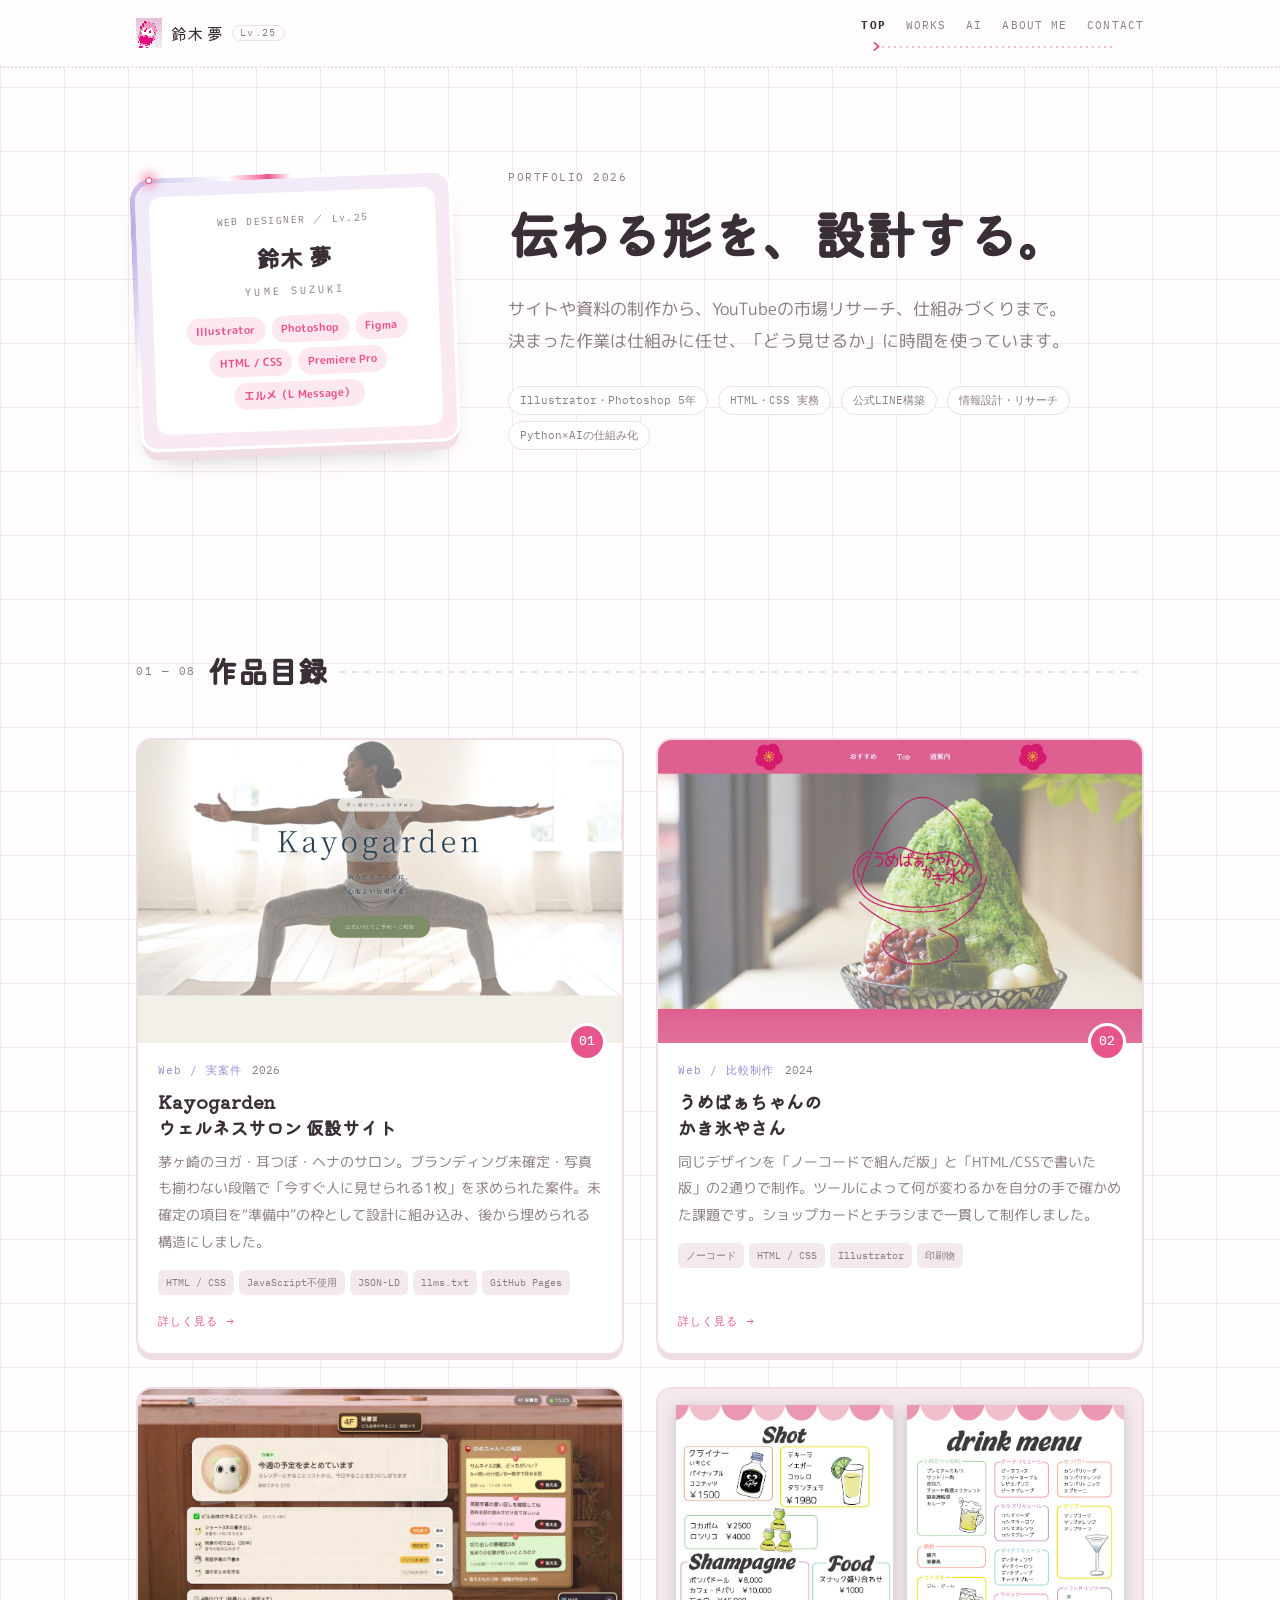
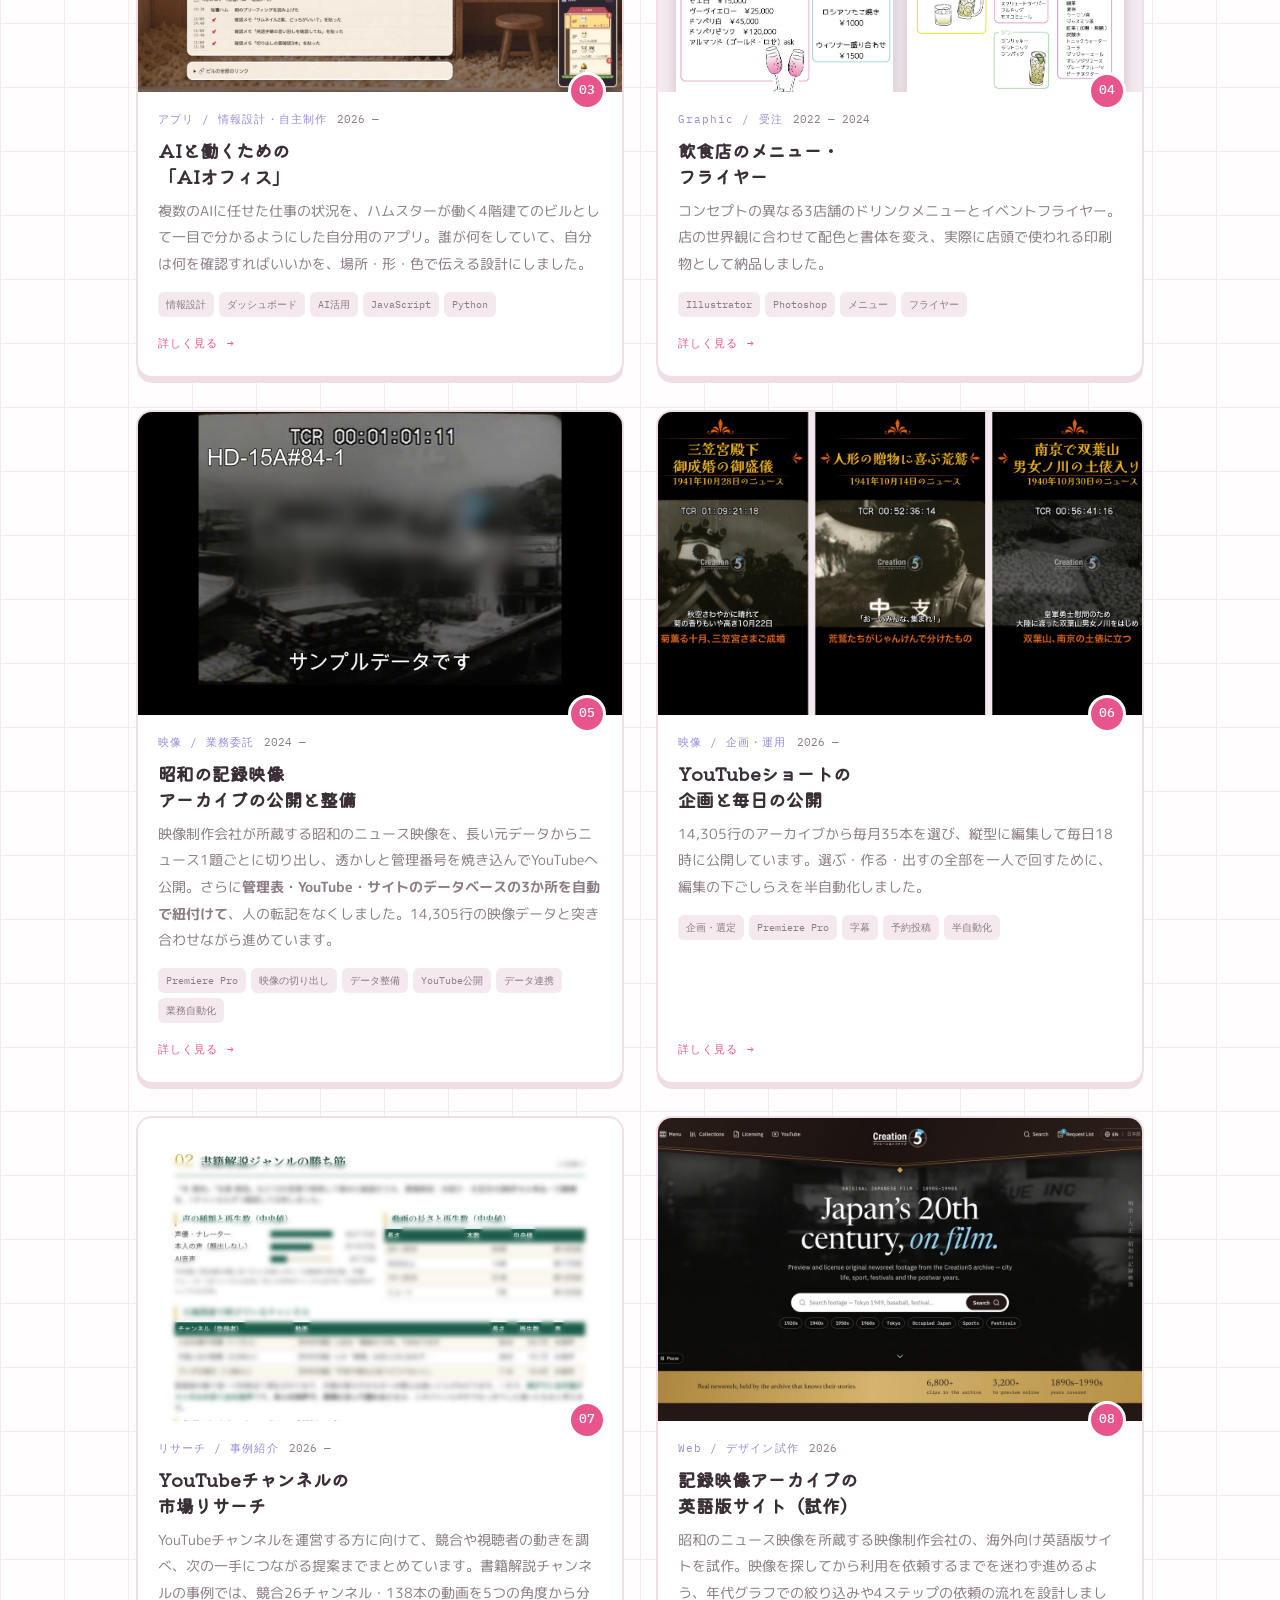
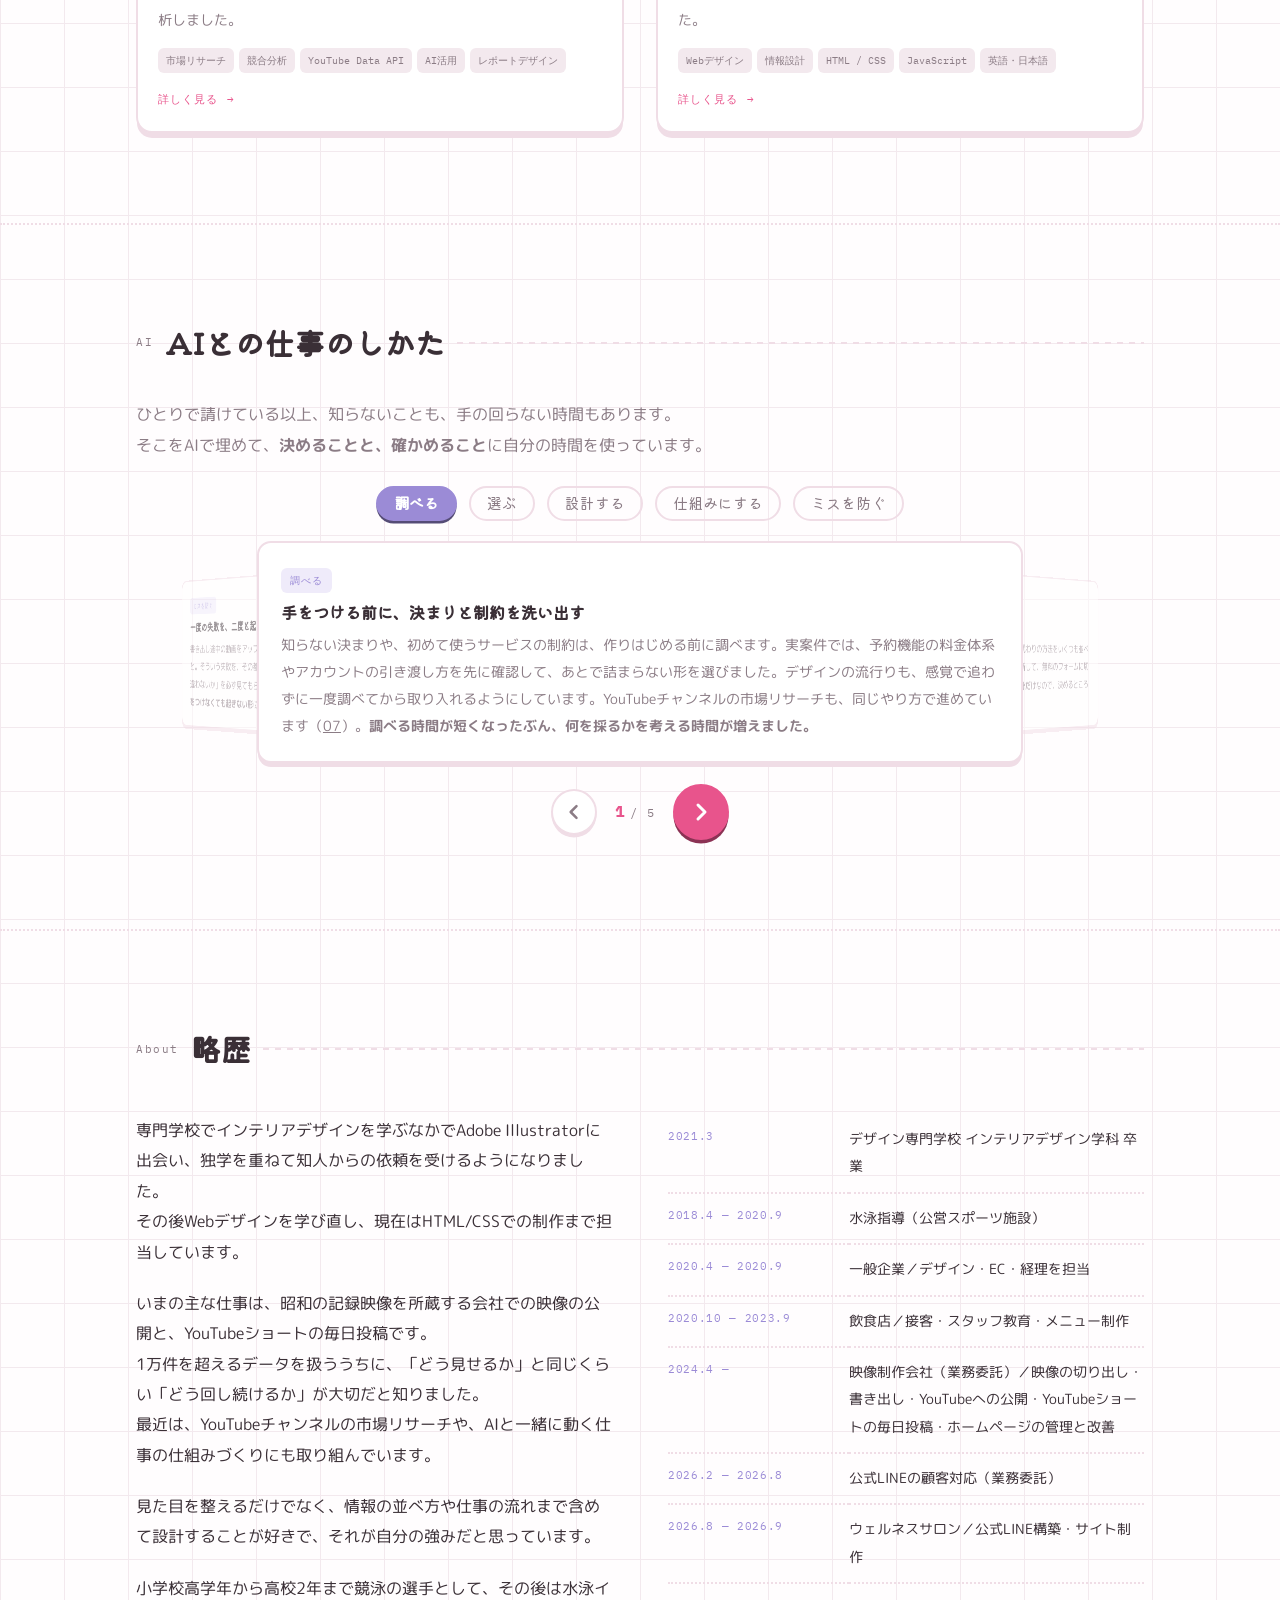
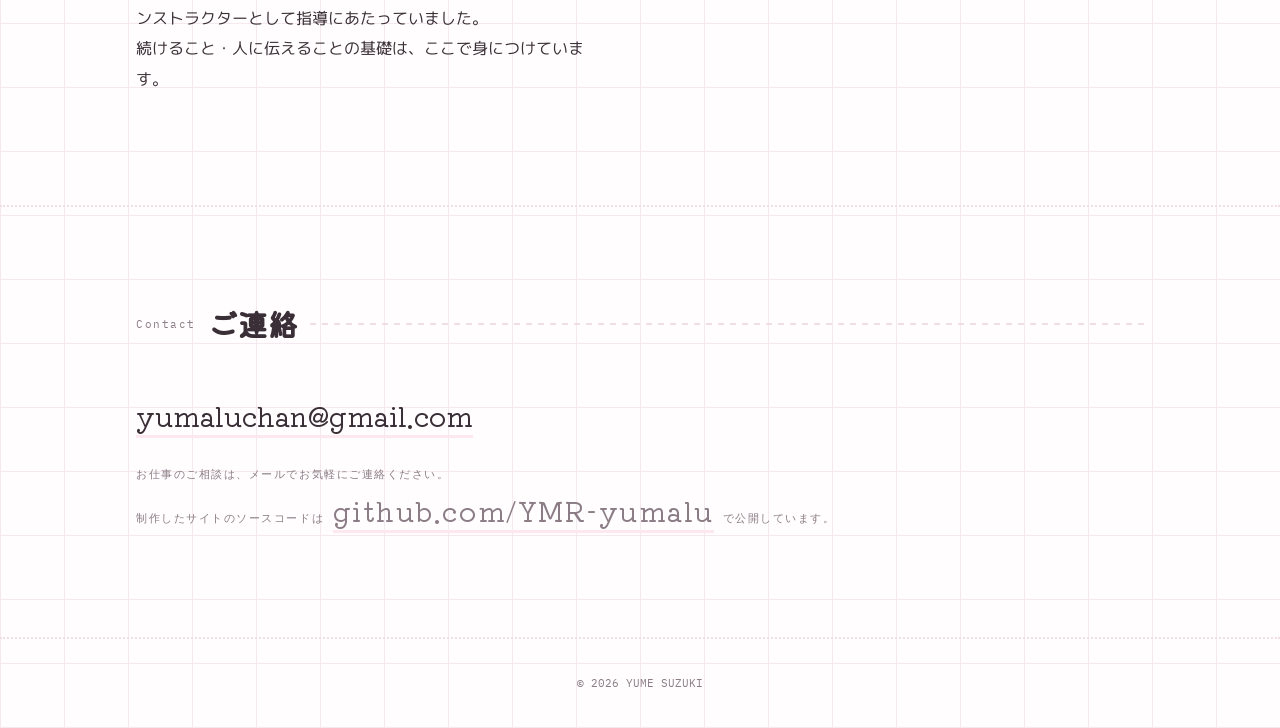
<file: index.html>
<!DOCTYPE html>
<html lang="ja">
<head>
<meta charset="UTF-8">
<!-- アクセス解析（Google アナリティクス） -->
<script async src="https://www.googletagmanager.com/gtag/js?id=G-JZ1YC4CE18"></script>
<script>
  window.dataLayer = window.dataLayer || [];
  function gtag(){dataLayer.push(arguments);}
  gtag("js", new Date());
  gtag("config", "G-JZ1YC4CE18");
</script>
<meta name="viewport" content="width=device-width, initial-scale=1">
<title>鈴木夢 ポートフォリオ｜Webデザイナー</title>
<meta name="description" content="Webデザイナー鈴木夢の作品目録。実案件のサイト制作から、YouTubeの市場リサーチ、AIと動く業務の仕組みづくり、昭和の記録映像アーカイブの公開まで。">
<meta property="og:type" content="profile">
<meta property="og:title" content="鈴木夢 ポートフォリオ｜Webデザイナー">
<meta property="og:description" content="伝わる形を、設計する。Webデザイナー鈴木夢の作品目録。">
<link rel="canonical" href="https://ymr-yumalu.github.io/">
<meta property="og:url" content="https://ymr-yumalu.github.io/">
<meta property="og:image" content="https://ymr-yumalu.github.io/img/ogp.png">
<meta property="og:site_name" content="鈴木夢 ポートフォリオ">
<meta property="og:locale" content="ja_JP">
<meta name="twitter:card" content="summary_large_image">
<link rel="preconnect" href="https://fonts.googleapis.com">
<link rel="preconnect" href="https://fonts.gstatic.com" crossorigin>
<link href="https://fonts.googleapis.com/css2?family=Kiwi+Maru:wght@400;500&family=M+PLUS+Rounded+1c:wght@400;500;700&family=IBM+Plex+Mono:wght@400;500&display=swap" rel="stylesheet">
<link rel="stylesheet" href="assets/style.css">
<script type="application/ld+json">
{
  "@context":"https://schema.org",
  "@type":"ProfilePage",
  "mainEntity":{
    "@type":"Person",
    "name":"鈴木 夢",
    "alternateName":"Yume Suzuki",
    "jobTitle":"Webデザイナー",
    "knowsAbout":["Webデザイン","HTML","CSS","Adobe Illustrator","Adobe Photoshop","Adobe Premiere Pro","Figma","LINE公式アカウント構築","動画編集","映像アーカイブ","情報設計","市場リサーチ","Python","業務の自動化","AI活用"]
  }
}
</script>
</head>
<body>

<!-- ローディング -->
<div class="loader" aria-hidden="true">
  <span class="scan"></span>
  <img src="img/gameboy.png" alt="">
  <p>NOW LOADING</p>
</div>

<header class="site-head">
  <div class="wrap">
    <a class="logo" href="index.html">
      <img src="img/avatar.png" alt="" width="26" height="30">
      鈴木 夢
      <small>Lv.25</small>
    </a>
    <nav class="site-nav" aria-label="サイト内">
      <a href="#top">Top</a>
      <a href="#works">Works</a>
      <a href="#ai">AI</a>
      <a href="#about">About me</a>
      <a href="#contact">Contact</a>
      <span class="nav-arrow" aria-hidden="true">
        <span class="na-line"></span>
        <svg class="na-head" viewBox="0 0 14 18">
          <path d="M4 4 L10 9 L4 14" fill="none" stroke="currentColor"
                stroke-width="2.6" stroke-linecap="round" stroke-linejoin="round"/>
        </svg>
      </span>
    </nav>
  </div>
</header>

<main>

  <!-- 表紙 -->
  <section class="cover" id="top">
    <div class="wrap">
      <div class="cover-grid">

        <!-- プロフカード -->
        <div class="pcard">
          <div class="pcard-in">
            <p class="lv">WEB DESIGNER ／ Lv.25</p>
            <h2>鈴木 夢</h2>
            <p class="en">YUME SUZUKI</p>
            <ul>
              <li>Illustrator</li><li>Photoshop</li><li>Figma</li>
              <li>HTML / CSS</li><li>Premiere Pro</li>
              <li>エルメ（L Message）</li>
            </ul>
          </div>
        </div>

        <div>
          <p class="eyebrow">PORTFOLIO 2026</p>
          <h1>伝わる形を、設計する。</h1>
          <p class="lead">
            サイトや資料の制作から、YouTubeの市場リサーチ、仕組みづくりまで。<br>
            決まった作業は仕組みに任せ、「どう見せるか」に時間を使っています。
          </p>
          <p class="meta">
            <span>Illustrator・Photoshop 5年</span>
            <span>HTML・CSS 実務</span>
            <span>公式LINE構築</span>
            <span>情報設計・リサーチ</span>
            <span>Python×AIの仕組み化</span>
          </p>
        </div>

      </div>
    </div>
  </section>

  <!-- 作品目録 -->
  <section class="section" id="works">
    <div class="wrap">
      <div class="section-head">
        <p class="eyebrow">01 — 08</p>
        <h2>作品目録</h2>
      </div>

      <div class="works">

        <a class="work" href="works/kayogarden.html">
          <div class="work-fig pan">
            <img src="img/kayogarden.jpg" alt="Kayogarden 仮設サイトの画面" loading="lazy">
          </div>
          <div class="work-body">
            <div class="work-index">
              <span class="num">01</span>
              <span class="cat">Web / 実案件</span>
              <span class="year">2026</span>
            </div>
            <h3>Kayogarden<br>ウェルネスサロン 仮設サイト</h3>
            <p>茅ヶ崎のヨガ・耳つぼ・ヘナのサロン。ブランディング未確定・写真も揃わない段階で「今すぐ人に見せられる1枚」を求められた案件。未確定の項目を“準備中”の枠として設計に組み込み、後から埋められる構造にしました。</p>
            <ul class="tags"><li>HTML / CSS</li><li>JavaScript不使用</li><li>JSON-LD</li><li>llms.txt</li><li>GitHub Pages</li></ul>
            <span class="more">詳しく見る →</span>
          </div>
        </a>

        <a class="work" href="works/umebaachan.html">
          <div class="work-fig pan">
            <img src="img/umebaachan.jpg" alt="うめばぁちゃんのかき氷やさん サイトの画面" loading="lazy">
          </div>
          <div class="work-body">
            <div class="work-index">
              <span class="num">02</span>
              <span class="cat">Web / 比較制作</span>
              <span class="year">2024</span>
            </div>
            <h3>うめばぁちゃんの<br>かき氷やさん</h3>
            <p>同じデザインを「ノーコードで組んだ版」と「HTML/CSSで書いた版」の2通りで制作。ツールによって何が変わるかを自分の手で確かめた課題です。ショップカードとチラシまで一貫して制作しました。</p>
            <ul class="tags"><li>ノーコード</li><li>HTML / CSS</li><li>Illustrator</li><li>印刷物</li></ul>
            <span class="more">詳しく見る →</span>
          </div>
        </a>

        <a class="work" href="works/ai-office.html">
          <div class="work-fig">
            <img src="img/ai-office.jpg" alt="AIオフィスの4階・秘書室の画面" loading="lazy">
          </div>
          <div class="work-body">
            <div class="work-index">
              <span class="num">03</span>
              <span class="cat">アプリ / 情報設計・自主制作</span>
              <span class="year">2026 —</span>
            </div>
            <h3>AIと働くための<br>「AIオフィス」</h3>
            <p>複数のAIに任せた仕事の状況を、ハムスターが働く4階建てのビルとして一目で分かるようにした自分用のアプリ。誰が何をしていて、自分は何を確認すればいいかを、場所・形・色で伝える設計にしました。</p>
            <ul class="tags"><li>情報設計</li><li>ダッシュボード</li><li>AI活用</li><li>JavaScript</li><li>Python</li></ul>
            <span class="more">詳しく見る →</span>
          </div>
        </a>

        <a class="work" href="works/graphic.html">
          <div class="work-fig duo">
            <img src="img/graphic-bar-drink.jpg" alt="ドリンクメニュー（ショット・シャンパン面）" loading="lazy">
            <img src="img/graphic-pajama-drink.jpg" alt="ドリンクメニュー（カクテル面）" loading="lazy">
          </div>
          <div class="work-body">
            <div class="work-index">
              <span class="num">04</span>
              <span class="cat">Graphic / 受注</span>
              <span class="year">2022 — 2024</span>
            </div>
            <h3>飲食店のメニュー・<br>フライヤー</h3>
            <p>コンセプトの異なる3店舗のドリンクメニューとイベントフライヤー。店の世界観に合わせて配色と書体を変え、実際に店頭で使われる印刷物として納品しました。</p>
            <ul class="tags"><li>Illustrator</li><li>Photoshop</li><li>メニュー</li><li>フライヤー</li></ul>
            <span class="more">詳しく見る →</span>
          </div>
        </a>

        <a class="work" href="works/archive.html">
          <div class="work-fig">
            <img src="img/archive.png" alt="切り出した映像の1コマ。管理番号と透かしが焼き込まれている" loading="lazy">
          </div>
          <div class="work-body">
            <div class="work-index">
              <span class="num">05</span>
              <span class="cat">映像 / 業務委託</span>
              <span class="year">2024 —</span>
            </div>
            <h3>昭和の記録映像<br>アーカイブの公開と整備</h3>
            <p>映像制作会社が所蔵する昭和のニュース映像を、長い元データからニュース1題ごとに切り出し、透かしと管理番号を焼き込んでYouTubeへ公開。さらに<strong>管理表・YouTube・サイトのデータベースの3か所を自動で紐付けて</strong>、人の転記をなくしました。14,305行の映像データと突き合わせながら進めています。</p>
            <ul class="tags"><li>Premiere Pro</li><li>映像の切り出し</li><li>データ整備</li><li>YouTube公開</li><li>データ連携</li><li>業務自動化</li></ul>
            <span class="more">詳しく見る →</span>
          </div>
        </a>

        <a class="work" href="works/shorts.html">
          <div class="work-fig">
            <img src="img/shorts.png" alt="制作したYouTubeショート3本の画面" loading="lazy">
          </div>
          <div class="work-body">
            <div class="work-index">
              <span class="num">06</span>
              <span class="cat">映像 / 企画・運用</span>
              <span class="year">2026 —</span>
            </div>
            <h3>YouTubeショートの<br>企画と毎日の公開</h3>
            <p>14,305行のアーカイブから毎月35本を選び、縦型に編集して毎日18時に公開しています。選ぶ・作る・出すの全部を一人で回すために、編集の下ごしらえを半自動化しました。</p>
            <ul class="tags"><li>企画・選定</li><li>Premiere Pro</li><li>字幕</li><li>予約投稿</li><li>半自動化</li></ul>
            <span class="more">詳しく見る →</span>
          </div>
        </a>
        <a class="work" href="works/research.html">
          <div class="work-fig">
            <img src="img/research.jpg" alt="納品したリサーチレポートの1ページ。見出し以外はぼかしてある" loading="lazy" style="object-position:top">
          </div>
          <div class="work-body">
            <div class="work-index">
              <span class="num">07</span>
              <span class="cat">リサーチ / 事例紹介</span>
              <span class="year">2026 —</span>
            </div>
            <h3>YouTubeチャンネルの<br>市場リサーチ</h3>
            <p>YouTubeチャンネルを運営する方に向けて、競合や視聴者の動きを調べ、次の一手につながる提案までまとめています。書籍解説チャンネルの事例では、競合26チャンネル・138本の動画を5つの角度から分析しました。</p>
            <ul class="tags"><li>市場リサーチ</li><li>競合分析</li><li>YouTube Data API</li><li>AI活用</li><li>レポートデザイン</li></ul>
            <span class="more">詳しく見る →</span>
          </div>
        </a>

        <a class="work" href="works/c5-english.html">
          <div class="work-fig">
            <img src="img/c5-en.jpg" alt="記録映像アーカイブの英語版サイトのトップ画面" loading="lazy">
          </div>
          <div class="work-body">
            <div class="work-index">
              <span class="num">08</span>
              <span class="cat">Web / デザイン試作</span>
              <span class="year">2026</span>
            </div>
            <h3>記録映像アーカイブの<br>英語版サイト（試作）</h3>
            <p>昭和のニュース映像を所蔵する映像制作会社の、海外向け英語版サイトを試作。映像を探してから利用を依頼するまでを迷わず進めるよう、年代グラフでの絞り込みや4ステップの依頼の流れを設計しました。</p>
            <ul class="tags"><li>Webデザイン</li><li>情報設計</li><li>HTML / CSS</li><li>JavaScript</li><li>英語・日本語</li></ul>
            <span class="more">詳しく見る →</span>
          </div>
        </a>

      </div>
    </div>
  </section>

  <!-- AIの使い方 -->
  <section class="section" id="ai">
    <div class="wrap">
      <div class="section-head">
        <p class="eyebrow">AI</p>
        <h2>AIとの仕事のしかた</h2>
      </div>
      <p class="lead" style="max-width:40em; color:var(--ink-2); margin-top:-.6em">
        ひとりで請けている以上、知らないことも、手の回らない時間もあります。<br>
        そこをAIで埋めて、<strong>決めることと、確かめること</strong>に自分の時間を使っています。
      </p>

      <!-- スクロールカード -->
      <div class="ai-deck" style="margin-top:26px">

        <div class="ai-tabs" role="tablist" aria-label="AIとの仕事のしかた">
          <button class="ai-tab is-on" type="button" role="tab"
                  id="ai-t1" aria-controls="ai-p1" aria-selected="true"
                  tabindex="0">調べる<i class="spk" aria-hidden="true"></i></button>
          <button class="ai-tab" type="button" role="tab"
                  id="ai-t2" aria-controls="ai-p2" aria-selected="false"
                  tabindex="-1">選ぶ<i class="spk" aria-hidden="true"></i></button>
          <button class="ai-tab" type="button" role="tab"
                  id="ai-t3" aria-controls="ai-p3" aria-selected="false"
                  tabindex="-1">設計する<i class="spk" aria-hidden="true"></i></button>
          <button class="ai-tab" type="button" role="tab"
                  id="ai-t4" aria-controls="ai-p4" aria-selected="false"
                  tabindex="-1">仕組みにする<i class="spk" aria-hidden="true"></i></button>
          <button class="ai-tab" type="button" role="tab"
                  id="ai-t5" aria-controls="ai-p5" aria-selected="false"
                  tabindex="-1">ミスを防ぐ<i class="spk" aria-hidden="true"></i></button>
        </div>

        <div class="ai-stage">
          <article class="ai-item is-on" role="tabpanel"
                   id="ai-p1" aria-labelledby="ai-t1">
            <span class="badge">調べる</span>
            <h3>手をつける前に、決まりと制約を洗い出す</h3>
            <p>知らない決まりや、初めて使うサービスの制約は、作りはじめる前に調べます。実案件では、予約機能の料金体系やアカウントの引き渡し方を先に確認して、あとで詰まらない形を選びました。デザインの流行りも、感覚で追わずに一度調べてから取り入れるようにしています。YouTubeチャンネルの市場リサーチも、同じやり方で進めています（<a href="works/research.html">07</a>）。<strong>調べる時間が短くなったぶん、何を採るかを考える時間が増えました。</strong></p>
          </article>
          <article class="ai-item to-right" role="tabpanel"
                   id="ai-p2" aria-labelledby="ai-t2" aria-hidden="true">
            <span class="badge">選ぶ</span>
            <h3>候補を出すのはAI、決めるのは事情を知っている自分</h3>
            <p>実案件で、予約システムの有料プランが予算に合わないと分かったことがあります。代わりの方法をいくつも並べて比べ、対面でお支払いいただくお店なので<strong>「予約を受け付ける」だけで足りる</strong>と判断して、無料のフォームに切り替えました。選択肢を広げるのはAIが得意ですが、<strong>お店の事情を知っているのは自分だけ</strong>なので、決めるところは手放しません。</p>
          </article>
          <article class="ai-item far-right" role="tabpanel"
                   id="ai-p3" aria-labelledby="ai-t3" aria-hidden="true">
            <span class="badge">設計する</span>
            <h3>AIにも、役割とルールを渡す</h3>
            <p>AIには役割と階層を決めて仕事を渡し、ルールも「全員に共通のルール」「担当ごとの決まり」「作業の手順書」の3段に分けています（<a href="works/ai-office.html">03</a>）。必要なときは<strong>憲章（守ってほしい約束ごと）を読み込ませて、やりすぎや勝手な判断を防いで</strong>います。仕上がりの確認では、性格の違うAIを何人か用意して<strong>いろいろな方向から意見を出し合わせ、点数をつけてから</strong>、最後は自分が決めます。</p>
          </article>
          <article class="ai-item far-left" role="tabpanel"
                   id="ai-p4" aria-labelledby="ai-t4" aria-hidden="true">
            <span class="badge">仕組みにする</span>
            <h3>決まった作業はPythonに、判断はAIに</h3>
            <p>手順が決まっている作業は、できる限りPythonで仕組み化し、AIには判断が必要なところだけを任せています。同じ処理がいつも同じ結果になるので<strong>情報が正確になり、AIに読ませる量も減ってトークンの使用量も抑えられます。</strong>映像の書き出しから記録までの話は（<a href="works/archive.html">05</a>）に、毎日の投稿の下ごしらえの話は（<a href="works/shorts.html">06</a>）に書きました。<strong>空いた時間は、何をどう見せるかを考えることと、自動で終わった作業を確かめることに使っています。</strong></p>
          </article>
          <article class="ai-item to-left" role="tabpanel"
                   id="ai-p5" aria-labelledby="ai-t5" aria-hidden="true">
            <span class="badge">ミスを防ぐ</span>
            <h3>一度の失敗を、二度と起きない形にする</h3>
            <p>書き出し途中の動画をアップして消してしまったこと、数の範囲を「たぶんここまで」で切って半分やり残したこと。そういう失敗を、その都度<strong>手順そのものに書き足して</strong>きました。文章も、書いたあとに「この言い方は事実と違わないか」を必ず見てもらいます。上書きの前に控えを取る、範囲は端まで数える。<strong>気をつけるのではなく、気をつけなくても起きない形</strong>にしています。</p>
          </article>
        </div>

        <div class="ai-ctrl">
          <button class="ai-nav" type="button" data-d="-1" aria-label="前のカード"><svg viewBox="0 0 24 24" aria-hidden="true"><path d="M15 5 L8 12 L15 19" fill="none" stroke="currentColor" stroke-width="3" stroke-linecap="round" stroke-linejoin="round"/></svg></button>
          <p class="ai-count"><b>1</b><span>/ 5</span></p>
          <button class="ai-nav is-main" type="button" data-d="1" aria-label="次のカード"><svg viewBox="0 0 24 24" aria-hidden="true"><path d="M9 5 L16 12 L9 19" fill="none" stroke="currentColor" stroke-width="3" stroke-linecap="round" stroke-linejoin="round"/></svg></button>
        </div>

      </div>

    </div>
  </section>

  <!-- 略歴 -->
  <section class="section" id="about">
    <div class="wrap">
      <div class="section-head">
        <p class="eyebrow">About</p>
        <h2>略歴</h2>
      </div>
      <div class="cols">
        <div class="prose">
          <p>専門学校でインテリアデザインを学ぶなかでAdobe Illustratorに出会い、独学を重ねて知人からの依頼を受けるようになりました。<br>
          その後Webデザインを学び直し、現在はHTML/CSSでの制作まで担当しています。</p>
          <p>いまの主な仕事は、昭和の記録映像を所蔵する会社での映像の公開と、YouTubeショートの毎日投稿です。<br>
          1万件を超えるデータを扱ううちに、「どう見せるか」と同じくらい「どう回し続けるか」が大切だと知りました。<br>
          最近は、YouTubeチャンネルの市場リサーチや、AIと一緒に動く仕事の仕組みづくりにも取り組んでいます。</p>
          <p>見た目を整えるだけでなく、情報の並べ方や仕事の流れまで含めて設計することが好きで、それが自分の強みだと思っています。</p>
          <p>小学校高学年から高校2年まで競泳の選手として、その後は水泳インストラクターとして指導にあたっていました。<br>
          続けること・人に伝えることの基礎は、ここで身につけています。</p>
        </div>
        <div>
          <table class="ledger">
            <tbody>
              <tr><th>2021.3</th><td>デザイン専門学校 インテリアデザイン学科 卒業</td></tr>
              <tr><th>2018.4 — 2020.9</th><td>水泳指導（公営スポーツ施設）</td></tr>
              <tr><th>2020.4 — 2020.9</th><td>一般企業／デザイン・EC・経理を担当</td></tr>
              <tr><th>2020.10 — 2023.9</th><td>飲食店／接客・スタッフ教育・メニュー制作</td></tr>
              <tr><th>2024.4 —</th><td>映像制作会社（業務委託）／映像の切り出し・書き出し・YouTubeへの公開・YouTubeショートの毎日投稿・ホームページの管理と改善</td></tr>
              <tr><th>2026.2 — 2026.8</th><td>公式LINEの顧客対応（業務委託）</td></tr>
              <tr><th>2026.8 — 2026.9</th><td>ウェルネスサロン／公式LINE構築・サイト制作</td></tr>
            </tbody>
          </table>
        </div>
      </div>
    </div>
  </section>

  <!-- 連絡先 -->
  <section class="section contact" id="contact">
    <div class="wrap">
      <div class="section-head">
        <p class="eyebrow">Contact</p>
        <h2>ご連絡</h2>
      </div>
      <p><a href="mailto:yumaluchan@gmail.com">yumaluchan@gmail.com</a></p>
      <p class="eyebrow" style="margin-top:22px">
        お仕事のご相談は、メールでお気軽にご連絡ください。<br>
        制作したサイトのソースコードは <a href="https://github.com/YMR-yumalu" target="_blank" rel="noopener">github.com/YMR-yumalu</a> で公開しています。
      </p>
    </div>
  </section>

</main>

<footer class="site-foot">
  <div class="wrap"><p>© 2026 YUME SUZUKI</p></div>
</footer>

<script src="assets/motion.js" defer></script>
</body>
</html>
</file>
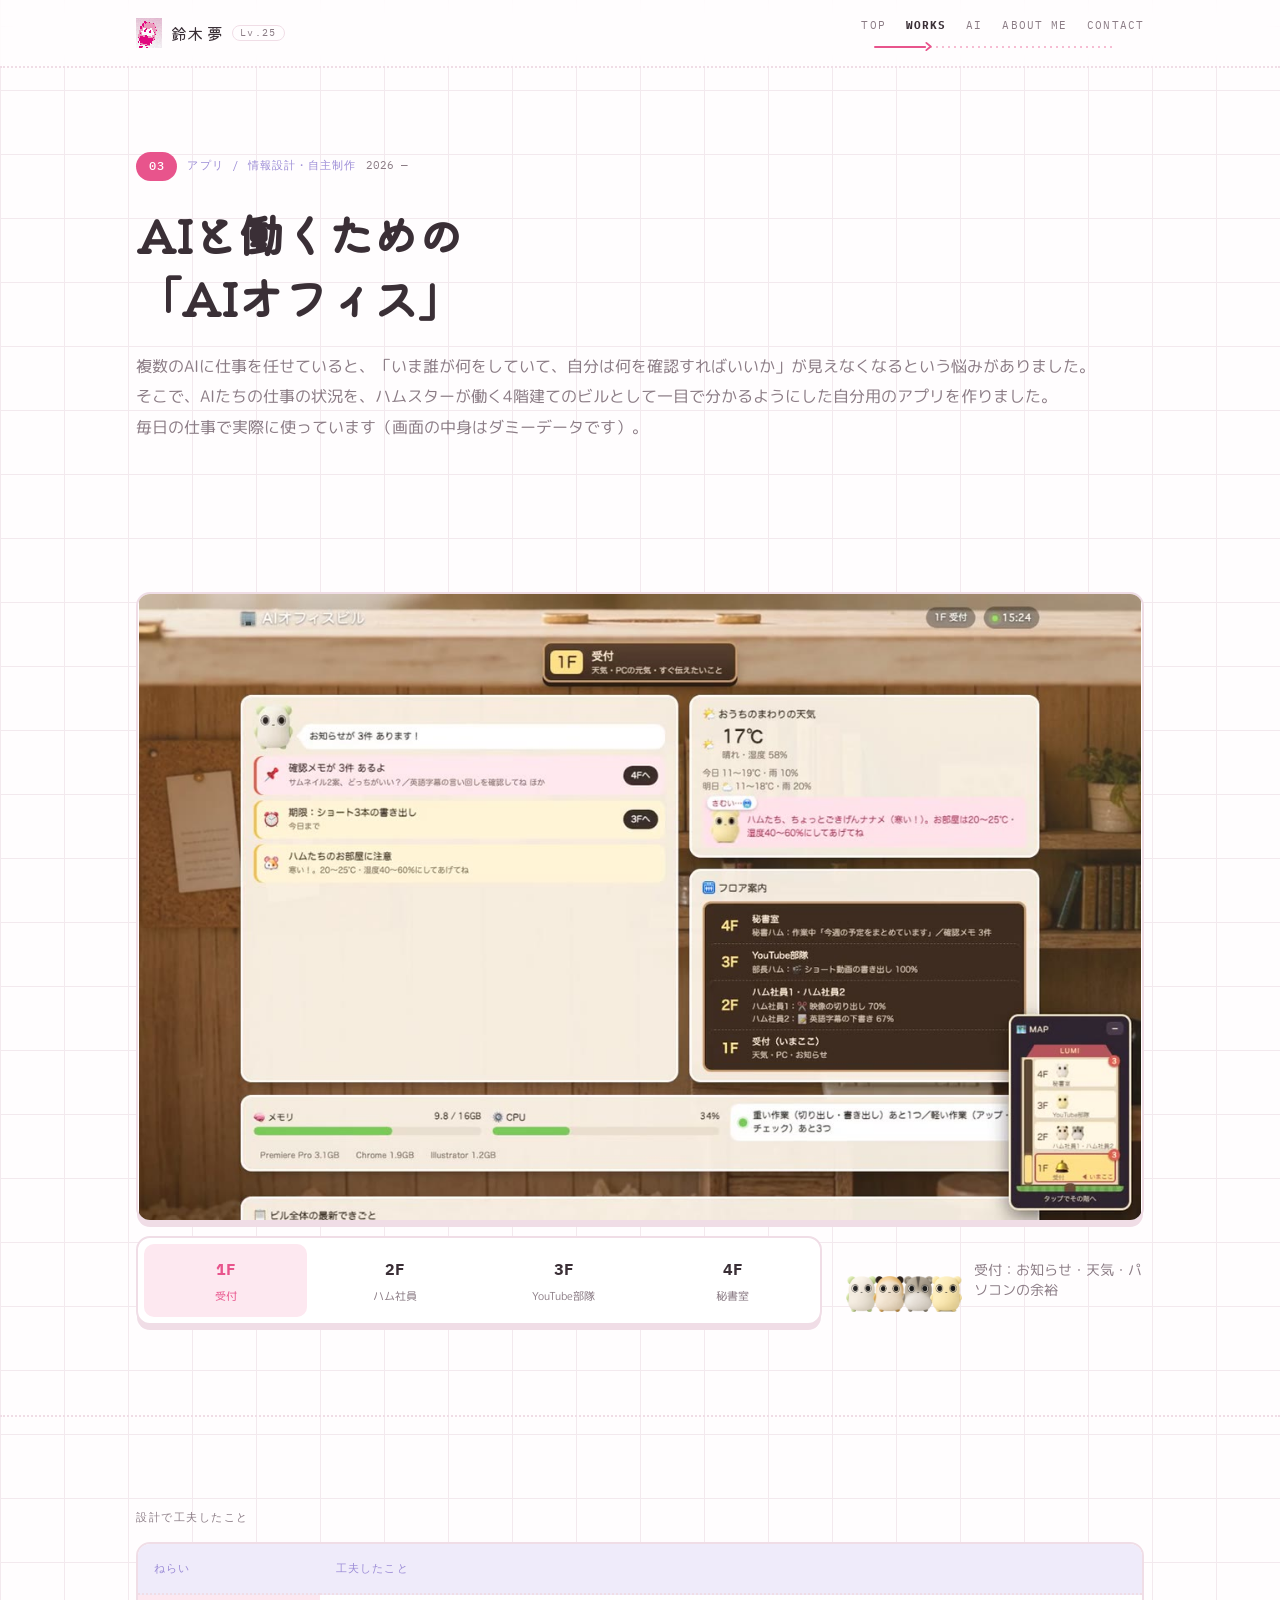
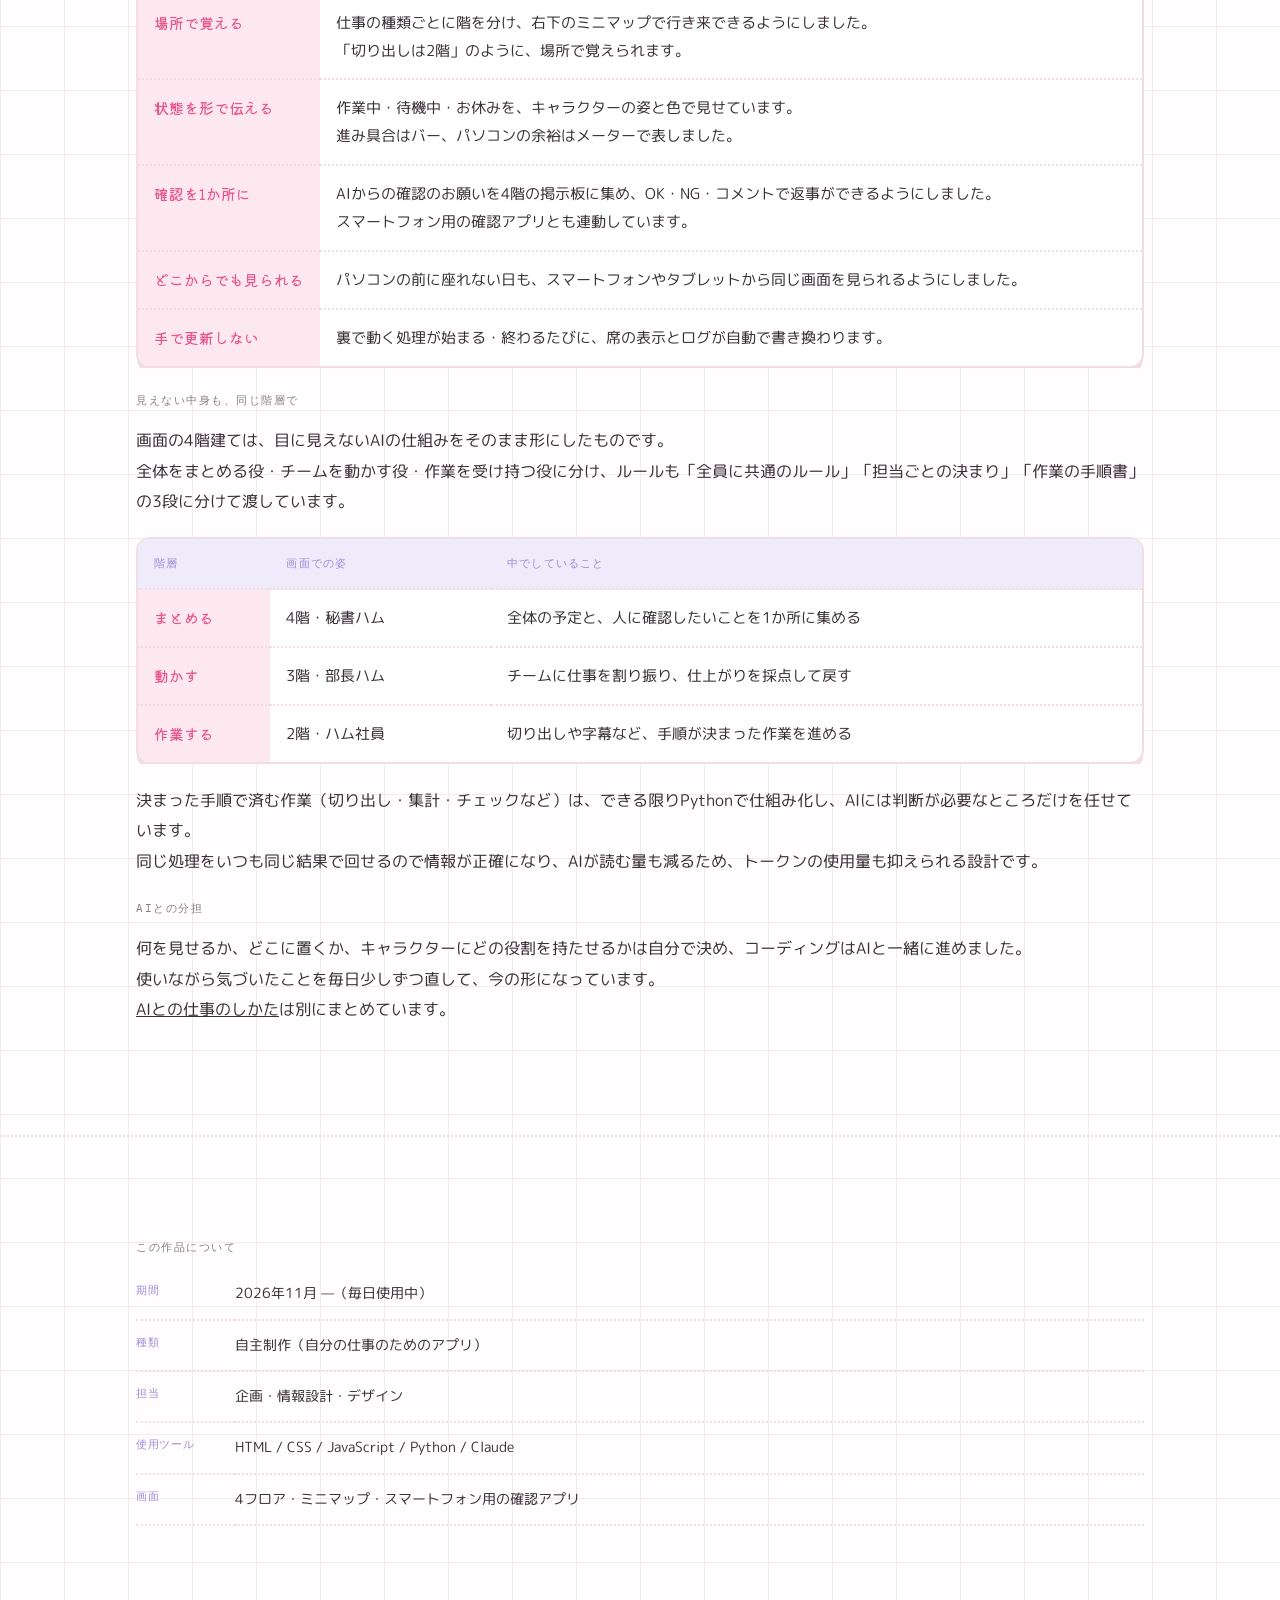
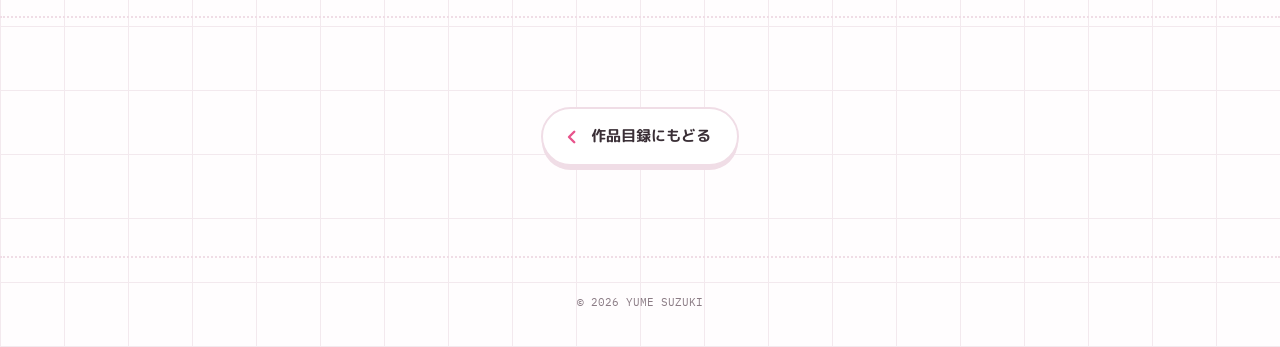
<file: works/ai-office.html>
<!DOCTYPE html>
<html lang="ja">
<head>
<meta charset="UTF-8">
<!-- アクセス解析（Google アナリティクス） -->
<script async src="https://www.googletagmanager.com/gtag/js?id=G-JZ1YC4CE18"></script>
<script>
  window.dataLayer = window.dataLayer || [];
  function gtag(){dataLayer.push(arguments);}
  gtag("js", new Date());
  gtag("config", "G-JZ1YC4CE18");
</script>
<meta name="viewport" content="width=device-width, initial-scale=1">
<title>AIと働くための「AIオフィス」｜鈴木夢 ポートフォリオ</title>
<meta name="description" content="複数のAIに任せた仕事の状況を、ハムスターが働く4階建てのビルとして一目で分かるようにした自分用のアプリ。何を見せ、どこに置くかを設計しました。">
<meta property="og:type" content="article">
<meta property="og:title" content="AIと働くための「AIオフィス」｜鈴木夢 ポートフォリオ">
<link rel="canonical" href="https://ymr-yumalu.github.io/works/ai-office.html">
<meta property="og:url" content="https://ymr-yumalu.github.io/works/ai-office.html">
<meta property="og:description" content="複数のAIに任せた仕事の状況を、ハムスターが働く4階建てのビルとして一目で分かるようにした自分用のアプリ。何を見せ、どこに置くかを設計しました。">
<meta property="og:image" content="https://ymr-yumalu.github.io/img/ogp.png">
<meta property="og:site_name" content="鈴木夢 ポートフォリオ">
<meta property="og:locale" content="ja_JP">
<meta name="twitter:card" content="summary_large_image">
<link rel="preconnect" href="https://fonts.googleapis.com">
<link rel="preconnect" href="https://fonts.gstatic.com" crossorigin>
<link href="https://fonts.googleapis.com/css2?family=Kiwi+Maru:wght@400;500&family=M+PLUS+Rounded+1c:wght@400;500;700&family=IBM+Plex+Mono:wght@400;500&display=swap" rel="stylesheet">
<link rel="stylesheet" href="../assets/style.css">
<style>
/* このページだけの表（設計の工夫・制作について） */
.rs-scroll{ overflow-x:auto; margin-top:10px; }
.rs-table{ width:100%; min-width:560px; border-collapse:separate; border-spacing:0; font-size:.92rem;
  background:var(--card); border:2px solid var(--rule); border-radius:14px; overflow:hidden; box-shadow:0 6px 0 -1px var(--rule); }
.rs-table th,.rs-table td{ text-align:left; padding:14px 16px; vertical-align:top; border-bottom:2px dotted var(--rule); }
.rs-table tbody tr:last-child th,.rs-table tbody tr:last-child td{ border-bottom:0; }
.rs-table thead th{ font-family:var(--f-m); font-size:11px; letter-spacing:.1em; font-weight:400; color:var(--purple); background:var(--purple-soft); }
.rs-table tbody th{ font-family:var(--f-d); font-weight:500; color:var(--pink); white-space:nowrap; background:var(--pink-soft); width:9em; }
.rs-ledger th{ width:9em !important; }
.en-shots{ display:grid; gap:14px; }
.of-viewer{ display:grid; gap:14px; }
.of-viewer video{ width:100%; height:auto; display:block; aspect-ratio:16/10; background:var(--card); }
.of-bar{ display:grid; gap:14px 22px; grid-template-columns:minmax(0,1fr); align-items:center; }
@media (min-width:760px){ .of-bar{ grid-template-columns:minmax(0,1fr) 300px; } }
.of-tabs{ display:grid; grid-template-columns:repeat(4,minmax(0,1fr)); gap:6px; min-width:0;
  background:var(--card); border:2px solid var(--rule); border-radius:14px; padding:6px; box-shadow:0 6px 0 -1px var(--rule); }
.of-tabs button{ font:inherit; cursor:pointer; border:0; border-radius:10px; padding:10px 4px; background:transparent; color:var(--ink-2);
  display:grid; gap:2px; justify-items:center; min-width:0; transition:background .2s,color .2s; }
.of-tabs button b{ font-family:var(--f-m); font-size:1rem; color:var(--ink); }
.of-tabs button span{ font-size:.7rem; max-width:100%; overflow:hidden; text-overflow:ellipsis; white-space:nowrap; }
.of-tabs button:hover{ background:var(--purple-soft); }
.of-tabs button.on{ background:var(--pink-soft); color:var(--pink); }
.of-tabs button.on b{ color:var(--pink); }
.of-tabs button:focus-visible{ outline:3px solid var(--purple); outline-offset:2px; }
/* 代表ハムの枠は大きさを固定（ハムの数が変わっても周りが動かない） */
.of-rep{ display:grid; grid-template-columns:120px minmax(0,1fr); align-items:center; gap:10px; height:72px; min-width:0; }
.of-rep-imgs{ width:120px; height:64px; display:flex; align-items:flex-end; justify-content:center; }
.of-rep-imgs img{ height:64px; width:auto; animation:ofhop 1.6s ease-in-out infinite; }
.of-rep-imgs.n2 img{ height:52px; margin:0 -3px; }
.of-rep-imgs.n4 img{ height:36px; margin:0 -2px; }
.of-rep-imgs img:nth-child(2){ animation-delay:.2s } .of-rep-imgs img:nth-child(3){ animation-delay:.4s } .of-rep-imgs img:nth-child(4){ animation-delay:.6s }
.of-rep p{ margin:0; font-size:.85rem; line-height:1.5; color:var(--ink-2); }
@keyframes ofhop{ 0%,100%{ transform:translateY(0) } 50%{ transform:translateY(-4px) } }
@media (prefers-reduced-motion: reduce){ .of-rep-imgs img{ animation:none } }

</style>


<script type="application/ld+json">
{
  "@context":"https://schema.org",
  "@type":"CreativeWork",
  "name":"AIと働くための「AIオフィス」",
  "creator":{"@type":"Person","name":"鈴木 夢"},
  "dateCreated":"2026",
  "genre":"アプリ・情報設計",
  "keywords":["情報設計","ダッシュボード","AI活用","HTML","JavaScript","Python"],
  "abstract":"複数のAIに任せた仕事の状況を、4階建てのビルとして一目で分かるようにした自分用のアプリ。"
}
</script>
</head>
<body>

<header class="site-head">
  <div class="wrap">
    <a class="logo" href="../index.html">
      <img src="../img/avatar.png" alt="" width="26" height="30">
      鈴木 夢
      <small>Lv.25</small>
    </a>
    <nav class="site-nav" aria-label="サイト内">
      <a href="../index.html#top">Top</a>
      <a href="../index.html#works">Works</a>
      <a href="../index.html#ai">AI</a>
      <a href="../index.html#about">About me</a>
      <a href="../index.html#contact">Contact</a>
      <span class="nav-arrow" data-at="1" aria-hidden="true">
        <span class="na-line"></span>
        <svg class="na-head" viewBox="0 0 14 18">
          <path d="M4 4 L10 9 L4 14" fill="none" stroke="currentColor"
                stroke-width="2.6" stroke-linecap="round" stroke-linejoin="round"/>
        </svg>
      </span>
    </nav>
  </div>
</header>

<main>
  <section class="detail-head">
    <div class="wrap">
      <div class="work-index" style="max-width:640px">
        <span class="num">03</span>
        <span class="cat">アプリ / 情報設計・自主制作</span>
        <span class="year">2026 —</span>
      </div>
      <h1>AIと働くための<br>「AIオフィス」</h1>
      <p class="lead" style="max-width:none">
        複数のAIに仕事を任せていると、「いま誰が何をしていて、自分は何を確認すればいいか」が見えなくなるという悩みがありました。<br>
        そこで、AIたちの仕事の状況を、ハムスターが働く4階建てのビルとして一目で分かるようにした自分用のアプリを作りました。<br>
        毎日の仕事で実際に使っています（画面の中身はダミーデータです）。
      </p>
    </div>
  </section>

  <section class="section">
    <div class="wrap">
      <div class="of-viewer" id="ofv">
        <video class="shot" id="ofv-video" muted playsinline preload="auto"
          aria-label="AIオフィスの各階の画面。ハムスターたちが作業し、進み具合のバーとログが少しずつ進んでいく"></video>
        <div class="of-bar">
          <div class="of-tabs" role="tablist" aria-label="見る階を選ぶ">
            <button type="button" role="tab" data-f="1"><b>1F</b><span>受付</span></button>
            <button type="button" role="tab" data-f="2"><b>2F</b><span>ハム社員</span></button>
            <button type="button" role="tab" data-f="3"><b>3F</b><span>YouTube部隊</span></button>
            <button type="button" role="tab" data-f="4"><b>4F</b><span>秘書室</span></button>
          </div>
          <div class="of-rep" aria-live="polite">
            <div class="of-rep-imgs" id="ofv-imgs"></div>
            <p id="ofv-name"></p>
          </div>
        </div>
      </div>
      <script>
      (function(){
        var F={
          1:{v:'ai-office-1f',imgs:['ham-secretary','ham-staff1','ham-staff2','ham-chief'],name:'受付：お知らせ・天気・パソコンの余裕'},
          2:{v:'ai-office-2f',imgs:['ham-staff1','ham-staff2'],name:'ハム社員1・2：映像の切り出しと字幕'},
          3:{v:'ai-office-3f',imgs:['ham-chief'],name:'部長ハム：YouTubeチャンネル運用'},
          4:{v:'ai-office-4f',imgs:['ham-secretary'],name:'秘書ハム：ビル全体のやることと確認'}
        };
        var root=document.getElementById('ofv'), vid=document.getElementById('ofv-video'),
            imgs=document.getElementById('ofv-imgs'), name=document.getElementById('ofv-name'),
            tabs=root.querySelectorAll('[data-f]'), cur=1, auto=true,
            still=window.matchMedia && matchMedia('(prefers-reduced-motion: reduce)').matches;
        function show(f){
          cur=f; var d=F[f];
          vid.poster='../img/'+d.v+'.jpg'; vid.src='../img/'+d.v+'.mp4'; vid.loop=!auto;
          if(!still){ var pr=vid.play(); if(pr&&pr.catch) pr.catch(function(){}); } else { vid.controls=true; }
          imgs.className='of-rep-imgs n'+d.imgs.length;
          imgs.innerHTML=d.imgs.map(function(n){return '<img src="../img/'+n+'.png" alt="">'}).join('');
          name.textContent=d.name;
          tabs.forEach(function(t){var on=+t.dataset.f===f; t.setAttribute('aria-selected',on); t.classList.toggle('on',on)});
        }
        vid.addEventListener('ended',function(){ if(auto) show(cur%4+1) });
        tabs.forEach(function(t){ t.addEventListener('click',function(){ auto=false; show(+t.dataset.f) }) });
        if(still) auto=false;
        show(1);
      })();
      </script>
    </div>
  </section>

  <section class="section">
    <div class="wrap">
      <div class="prose" style="max-width:none">
        <p class="eyebrow">設計で工夫したこと</p>
        <div class="rs-scroll">
          <table class="rs-table">
            <thead>
              <tr><th scope="col">ねらい</th><th scope="col">工夫したこと</th></tr>
            </thead>
            <tbody>
              <tr><th scope="row">場所で覚える</th><td>仕事の種類ごとに階を分け、右下のミニマップで行き来できるようにしました。<br>「切り出しは2階」のように、場所で覚えられます。</td></tr>
              <tr><th scope="row">状態を形で伝える</th><td>作業中・待機中・お休みを、キャラクターの姿と色で見せています。<br>進み具合はバー、パソコンの余裕はメーターで表しました。</td></tr>
              <tr><th scope="row">確認を1か所に</th><td>AIからの確認のお願いを4階の掲示板に集め、OK・NG・コメントで返事ができるようにしました。<br>スマートフォン用の確認アプリとも連動しています。</td></tr>
              <tr><th scope="row">どこからでも見られる</th><td>パソコンの前に座れない日も、スマートフォンやタブレットから同じ画面を見られるようにしました。</td></tr>
              <tr><th scope="row">手で更新しない</th><td>裏で動く処理が始まる・終わるたびに、席の表示とログが自動で書き換わります。</td></tr>
            </tbody>
          </table>
        </div>

        <p class="eyebrow" style="margin-top:2em">見えない中身も、同じ階層で</p>
        <p>画面の4階建ては、目に見えないAIの仕組みをそのまま形にしたものです。<br>
        全体をまとめる役・チームを動かす役・作業を受け持つ役に分け、ルールも「全員に共通のルール」「担当ごとの決まり」「作業の手順書」の3段に分けて渡しています。</p>
        <div class="rs-scroll">
          <table class="rs-table">
            <thead>
              <tr><th scope="col">階層</th><th scope="col">画面での姿</th><th scope="col">中でしていること</th></tr>
            </thead>
            <tbody>
              <tr><th scope="row">まとめる</th><td>4階・秘書ハム</td><td>全体の予定と、人に確認したいことを1か所に集める</td></tr>
              <tr><th scope="row">動かす</th><td>3階・部長ハム</td><td>チームに仕事を割り振り、仕上がりを採点して戻す</td></tr>
              <tr><th scope="row">作業する</th><td>2階・ハム社員</td><td>切り出しや字幕など、手順が決まった作業を進める</td></tr>
            </tbody>
          </table>
        </div>
        <p style="margin-top:1.3em">決まった手順で済む作業（切り出し・集計・チェックなど）は、できる限りPythonで仕組み化し、AIには判断が必要なところだけを任せています。<br>
        同じ処理をいつも同じ結果で回せるので情報が正確になり、AIが読む量も減るため、トークンの使用量も抑えられる設計です。</p>

        <div style="max-width:none">
          <p class="eyebrow" style="margin-top:2em">AIとの分担</p>
          <p>何を見せるか、どこに置くか、キャラクターにどの役割を持たせるかは自分で決め、コーディングはAIと一緒に進めました。<br>
          使いながら気づいたことを毎日少しずつ直して、今の形になっています。<br>
          <a href="../index.html#ai">AIとの仕事のしかた</a>は別にまとめています。</p>
        </div>
      </div>
    </div>
  </section>

  <section class="section">
    <div class="wrap">
      <p class="eyebrow">この作品について</p>
      <table class="ledger rs-ledger">
        <tbody>
          <tr><th>期間</th><td>2026年11月 —（毎日使用中）</td></tr>
          <tr><th>種類</th><td>自主制作（自分の仕事のためのアプリ）</td></tr>
          <tr><th>担当</th><td>企画・情報設計・デザイン</td></tr>
          <tr><th>使用ツール</th><td>HTML / CSS / JavaScript / Python / Claude</td></tr>
          <tr><th>画面</th><td>4フロア・ミニマップ・スマートフォン用の確認アプリ</td></tr>
        </tbody>
      </table>
    </div>
  </section>

  <section class="section">
    <div class="wrap back-wrap">
        <a class="back-btn" href="../index.html#works">
          <svg viewBox="0 0 24 24" aria-hidden="true"><path d="M15 5 L8 12 L15 19" fill="none"
            stroke="currentColor" stroke-width="3.2" stroke-linecap="round" stroke-linejoin="round"/></svg>
          作品目録にもどる
        </a>
      </div>
  </section>
</main>

<footer class="site-foot">
  <div class="wrap"><p>© 2026 YUME SUZUKI</p></div>
</footer>

<script src="../assets/motion.js" defer></script>
</body>
</html>
</file>
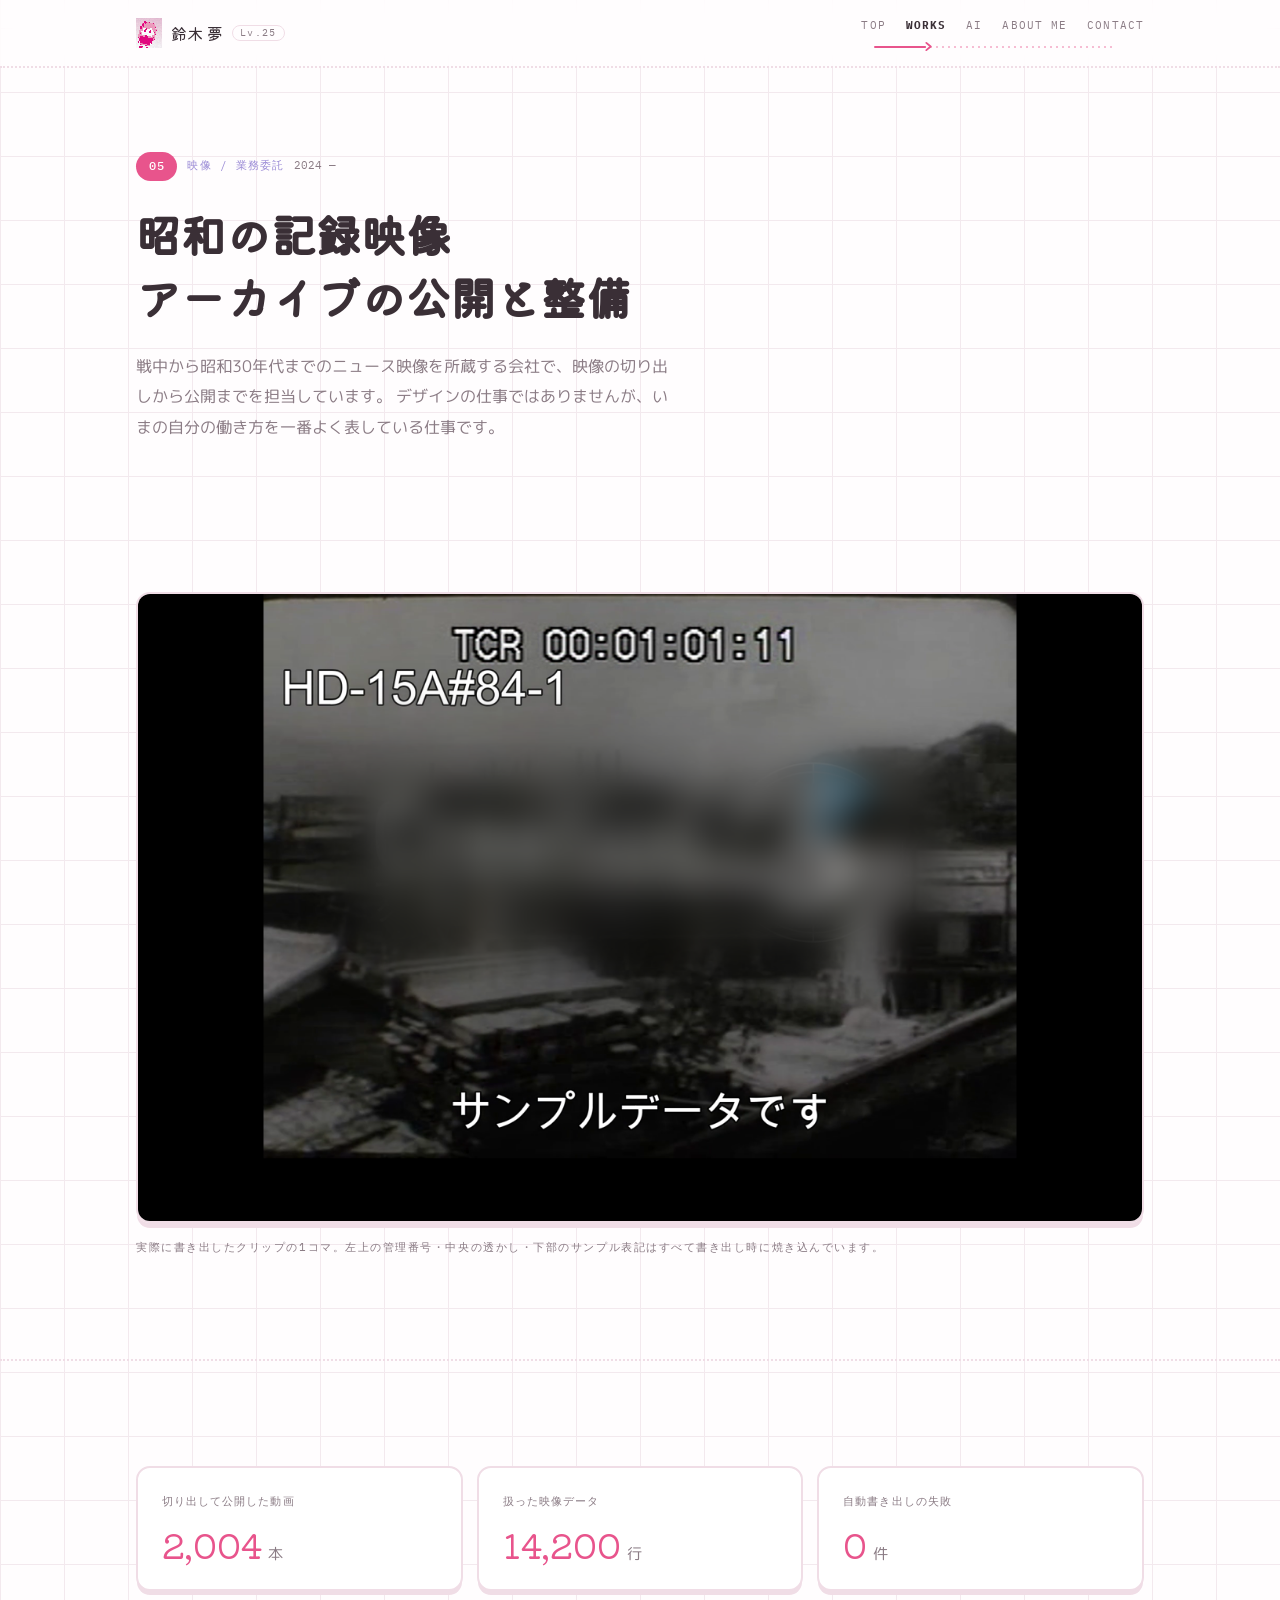
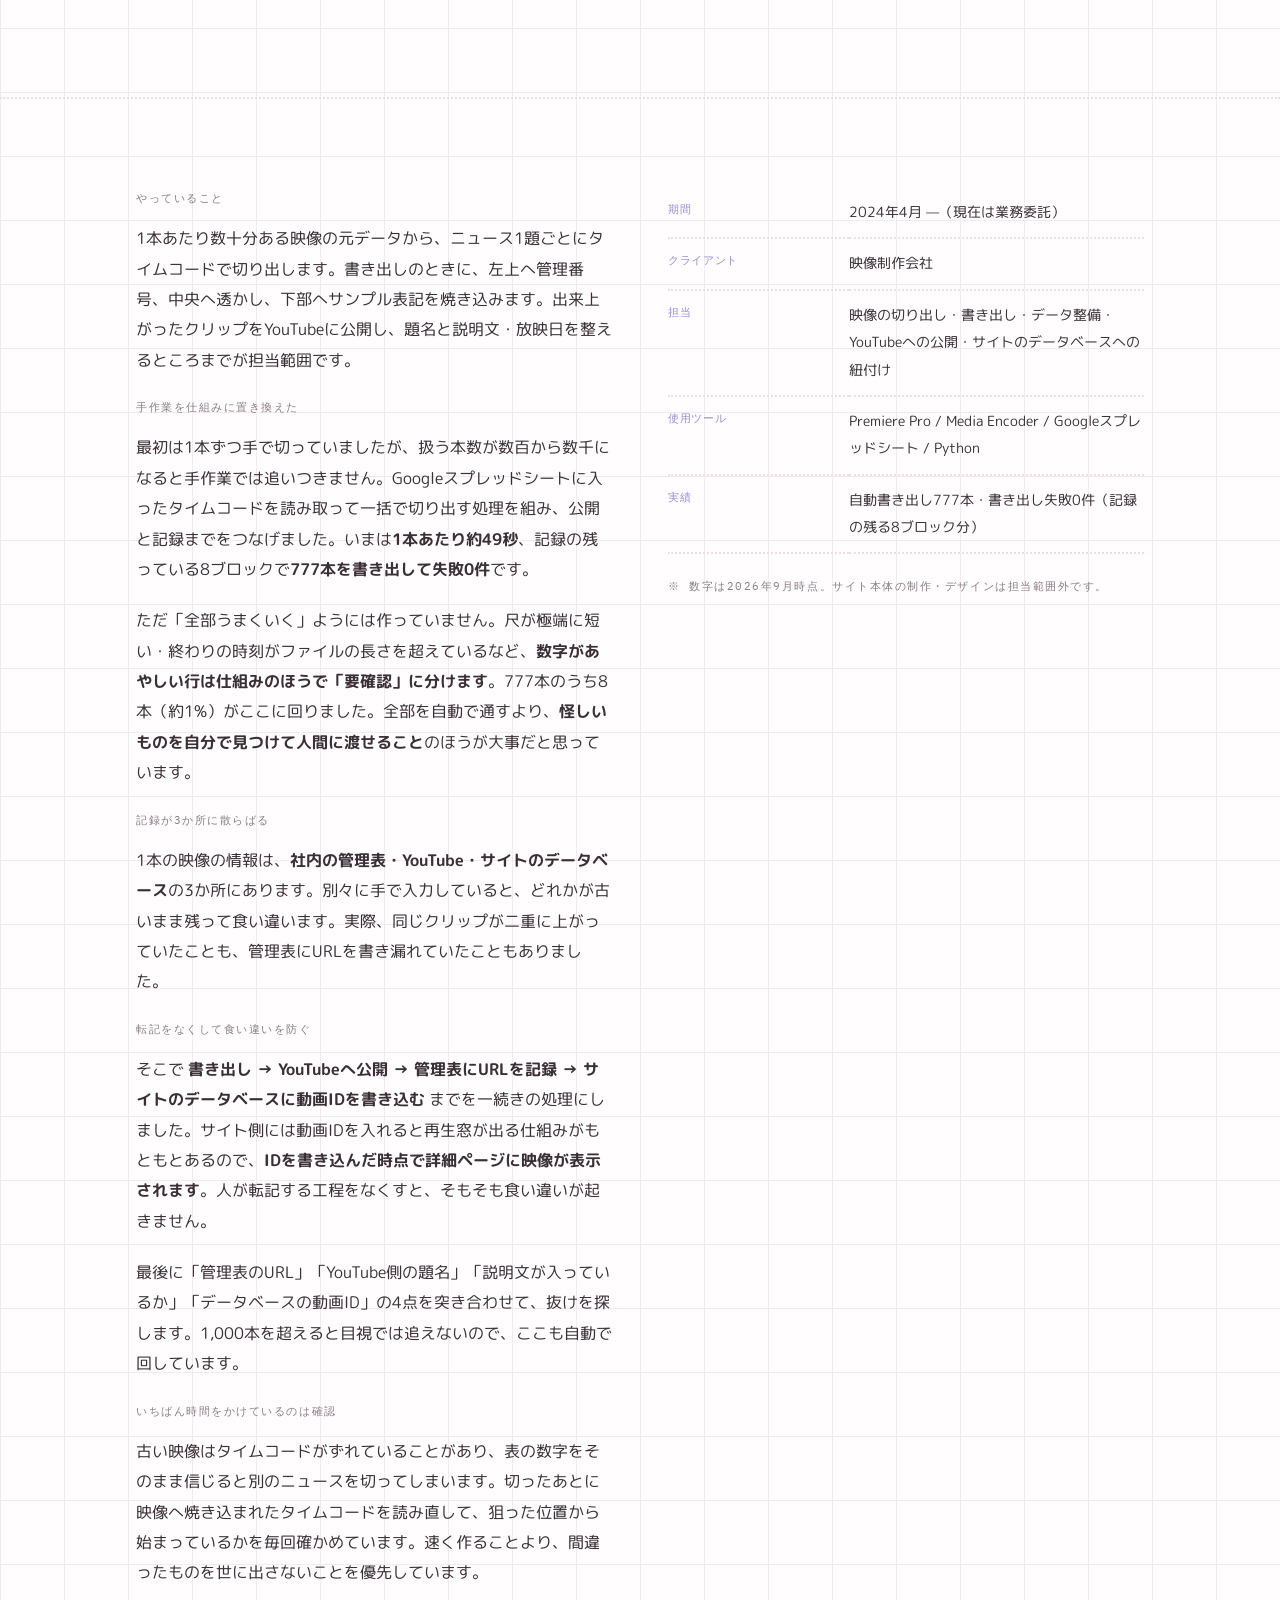
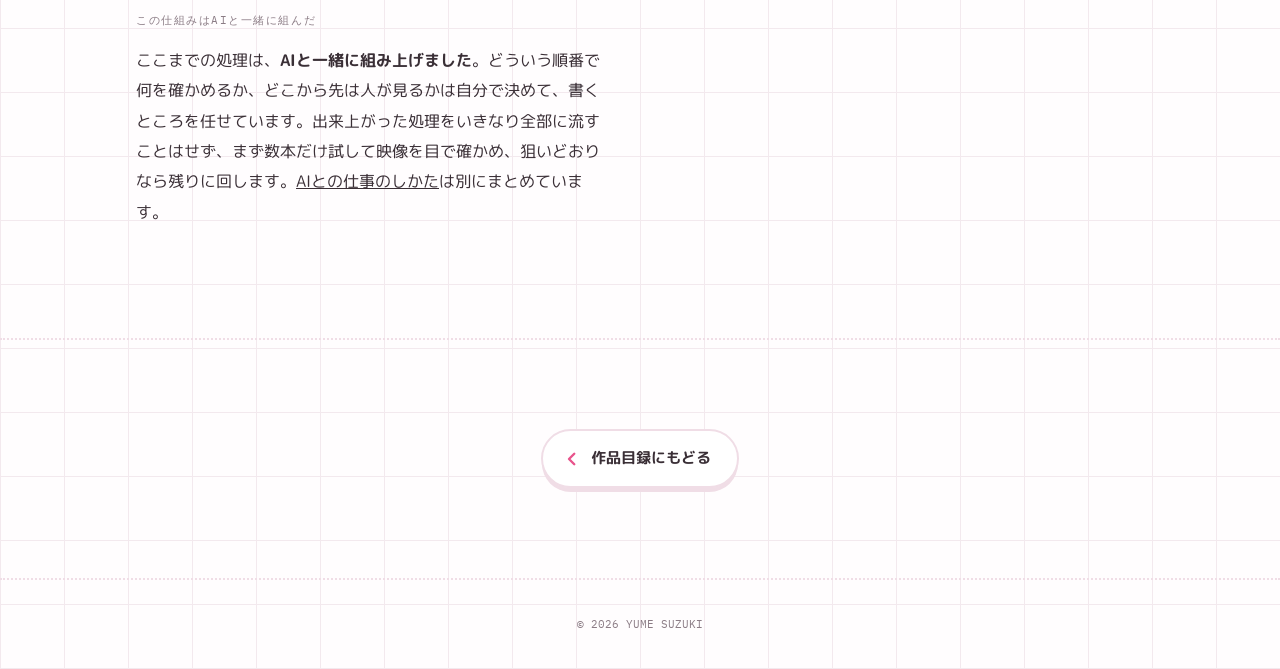
<file: works/archive.html>
<!DOCTYPE html>
<html lang="ja">
<head>
<meta charset="UTF-8">
<!-- アクセス解析（Google アナリティクス） -->
<script async src="https://www.googletagmanager.com/gtag/js?id=G-JZ1YC4CE18"></script>
<script>
  window.dataLayer = window.dataLayer || [];
  function gtag(){dataLayer.push(arguments);}
  gtag("js", new Date());
  gtag("config", "G-JZ1YC4CE18");
</script>
<meta name="viewport" content="width=device-width, initial-scale=1">
<title>昭和の記録映像アーカイブの公開と整備｜鈴木夢 ポートフォリオ</title>
<meta name="description" content="昭和のニュース映像を元データから1題ごとに切り出し、透かしと管理番号を焼き込んでYouTubeに公開するまでを担当。">
<meta property="og:type" content="article">
<meta property="og:title" content="昭和の記録映像アーカイブの公開と整備｜鈴木夢 ポートフォリオ">
<link rel="canonical" href="https://ymr-yumalu.github.io/works/archive.html">
<meta property="og:url" content="https://ymr-yumalu.github.io/works/archive.html">
<meta property="og:description" content="昭和のニュース映像を元データから1題ごとに切り出し、透かしと管理番号を焼き込んでYouTubeに公開するまでを担当。">
<meta property="og:image" content="https://ymr-yumalu.github.io/img/ogp.png">
<meta property="og:site_name" content="鈴木夢 ポートフォリオ">
<meta property="og:locale" content="ja_JP">
<meta name="twitter:card" content="summary_large_image">
<link rel="preconnect" href="https://fonts.googleapis.com">
<link rel="preconnect" href="https://fonts.gstatic.com" crossorigin>
<link href="https://fonts.googleapis.com/css2?family=Kiwi+Maru:wght@400;500&family=M+PLUS+Rounded+1c:wght@400;500;700&family=IBM+Plex+Mono:wght@400;500&display=swap" rel="stylesheet">
<link rel="stylesheet" href="../assets/style.css">
<script type="application/ld+json">
{
  "@context":"https://schema.org",
  "@type":"CreativeWork",
  "name":"昭和の記録映像アーカイブの公開と整備",
  "creator":{"@type":"Person","name":"鈴木 夢"},
  "dateCreated":"2024",
  "genre":"映像アーカイブ",
  "keywords":["Premiere Pro","映像の切り出し","データ整備","YouTube公開","業務自動化"],
  "abstract":"昭和のニュース映像を元データから1題ごとに切り出し、透かしと管理番号を焼き込んでYouTubeに公開するまでを担当。"
}
</script>
</head>
<body>

<header class="site-head">
  <div class="wrap">
    <a class="logo" href="../index.html">
      <img src="../img/avatar.png" alt="" width="26" height="30">
      鈴木 夢
      <small>Lv.25</small>
    </a>
    <nav class="site-nav" aria-label="サイト内">
      <a href="../index.html#top">Top</a>
      <a href="../index.html#works">Works</a>
      <a href="../index.html#ai">AI</a>
      <a href="../index.html#about">About me</a>
      <a href="../index.html#contact">Contact</a>
      <span class="nav-arrow" data-at="1" aria-hidden="true">
        <span class="na-line"></span>
        <svg class="na-head" viewBox="0 0 14 18">
          <path d="M4 4 L10 9 L4 14" fill="none" stroke="currentColor"
                stroke-width="2.6" stroke-linecap="round" stroke-linejoin="round"/>
        </svg>
      </span>
    </nav>
  </div>
</header>

<main>
  <section class="detail-head">
    <div class="wrap">
      <div class="work-index" style="max-width:640px">
        <span class="num">05</span>
        <span class="cat">映像 / 業務委託</span>
        <span class="year">2024 —</span>
      </div>
      <h1>昭和の記録映像<br>アーカイブの公開と整備</h1>
      <p class="lead" style="max-width:34em">
        戦中から昭和30年代までのニュース映像を所蔵する会社で、映像の切り出しから公開までを担当しています。
        デザインの仕事ではありませんが、いまの自分の働き方を一番よく表している仕事です。
      </p>
    </div>
  </section>

  <section class="section">
    <div class="wrap">
      <img src="../img/archive.png" alt="切り出した映像の1コマ。左上に管理番号、中央に透かし（ここではぼかしています）、下部にサンプル表記が焼き込まれている" class="shot">
      <p class="eyebrow" style="margin-top:14px">実際に書き出したクリップの1コマ。左上の管理番号・中央の透かし・下部のサンプル表記はすべて書き出し時に焼き込んでいます。</p>
    </div>
  </section>

  <section class="section">
    <div class="wrap">
      <dl class="figures">
        <div><dt>切り出して公開した動画</dt><dd>2,019<small>本</small></dd></div>
        <div><dt>扱った映像データ</dt><dd>14,305<small>行</small></dd></div>
        <div><dt>自動書き出しの失敗</dt><dd>0<small>件</small></dd></div>
      </dl>
    </div>
  </section>

  <section class="section">
    <div class="wrap">
      <div class="cols">
        <div class="prose">
          <p class="eyebrow">やっていること</p>
          <p>1本あたり数十分ある映像の元データから、ニュース1題ごとにタイムコードで切り出します。書き出しのときに、左上へ管理番号、中央へ透かし、下部へサンプル表記を焼き込みます。出来上がったクリップをYouTubeに公開し、題名と説明文・放映日を整えるところまでが担当範囲です。</p>

          <p class="eyebrow" style="margin-top:2em">手作業を仕組みに置き換えた</p>
          <p>最初は1本ずつ手で切っていましたが、扱う本数が数百から数千になると手作業では追いつきません。Googleスプレッドシートに入ったタイムコードを読み取って一括で切り出す処理を組み、公開と記録までをつなげました。いまは<strong>1本あたり約49秒</strong>、記録の残っている8ブロックで<strong>777本を書き出して失敗0件</strong>です。</p>
          <p>ただ「全部うまくいく」ようには作っていません。尺が極端に短い・終わりの時刻がファイルの長さを超えているなど、<strong>数字があやしい行は仕組みのほうで「要確認」に分けます</strong>。777本のうち8本（約1%）がここに回りました。全部を自動で通すより、<strong>怪しいものを自分で見つけて人間に渡せること</strong>のほうが大事だと思っています。</p>

          <p class="eyebrow" style="margin-top:2em">記録が3か所に散らばる</p>
          <p>1本の映像の情報は、<strong>社内の管理表・YouTube・サイトのデータベース</strong>の3か所にあります。別々に手で入力していると、どれかが古いまま残って食い違います。実際、同じクリップが二重に上がっていたことも、管理表にURLを書き漏れていたこともありました。</p>

          <p class="eyebrow" style="margin-top:2em">転記をなくして食い違いを防ぐ</p>
          <p>そこで <strong>書き出し → YouTubeへ公開 → 管理表にURLを記録 → サイトのデータベースに動画IDを書き込む</strong> までを一続きの処理にしました。サイト側には動画IDを入れると再生窓が出る仕組みがもともとあるので、<strong>IDを書き込んだ時点で詳細ページに映像が表示されます</strong>。人が転記する工程をなくすと、そもそも食い違いが起きません。</p>
          <p>最後に「管理表のURL」「YouTube側の題名」「説明文が入っているか」「データベースの動画ID」の4点を突き合わせて、抜けを探します。1,000本を超えると目視では追えないので、ここも自動で回しています。</p>

          <p class="eyebrow" style="margin-top:2em">いちばん時間をかけているのは確認</p>
          <p>古い映像はタイムコードがずれていることがあり、表の数字をそのまま信じると別のニュースを切ってしまいます。切ったあとに映像へ焼き込まれたタイムコードを読み直して、狙った位置から始まっているかを毎回確かめています。速く作ることより、間違ったものを世に出さないことを優先しています。</p>

          <p class="eyebrow" style="margin-top:2em">この仕組みはAIと一緒に組んだ</p>
          <p>ここまでの処理は、<strong>AIと一緒に組み上げました</strong>。どういう順番で何を確かめるか、どこから先は人が見るかは自分で決めて、書くところを任せています。出来上がった処理をいきなり全部に流すことはせず、まず数本だけ試して映像を目で確かめ、狙いどおりなら残りに回します。<a href="../index.html#ai">AIとの仕事のしかた</a>は別にまとめています。</p>
        </div>
        <div>
          <table class="ledger">
            <tbody>
              <tr><th>期間</th><td>2024年4月 —（現在は業務委託）</td></tr>
              <tr><th>クライアント</th><td>映像制作会社</td></tr>
              <tr><th>担当</th><td>映像の切り出し・書き出し・データ整備・YouTubeへの公開・サイトのデータベースへの紐付け</td></tr>
              <tr><th>使用ツール</th><td>Premiere Pro / Media Encoder / Googleスプレッドシート / Python</td></tr>
              <tr><th>実績</th><td>自動書き出し777本・書き出し失敗0件（記録の残る8ブロック分）</td></tr>
            </tbody>
          </table>
          <p class="eyebrow" style="margin-top:22px">※ 数字は2026年9月時点。サイト本体の制作・デザインは担当範囲外です。</p>
        </div>
      </div>
    </div>
  </section>

  <section class="section">
    <div class="wrap back-wrap">
        <a class="back-btn" href="../index.html#works">
          <svg viewBox="0 0 24 24" aria-hidden="true"><path d="M15 5 L8 12 L15 19" fill="none"
            stroke="currentColor" stroke-width="3.2" stroke-linecap="round" stroke-linejoin="round"/></svg>
          作品目録にもどる
        </a>
      </div>
  </section>
</main>

<footer class="site-foot">
  <div class="wrap"><p>© 2026 YUME SUZUKI</p></div>
</footer>

<script src="../assets/motion.js" defer></script>
</body>
</html>
</file>
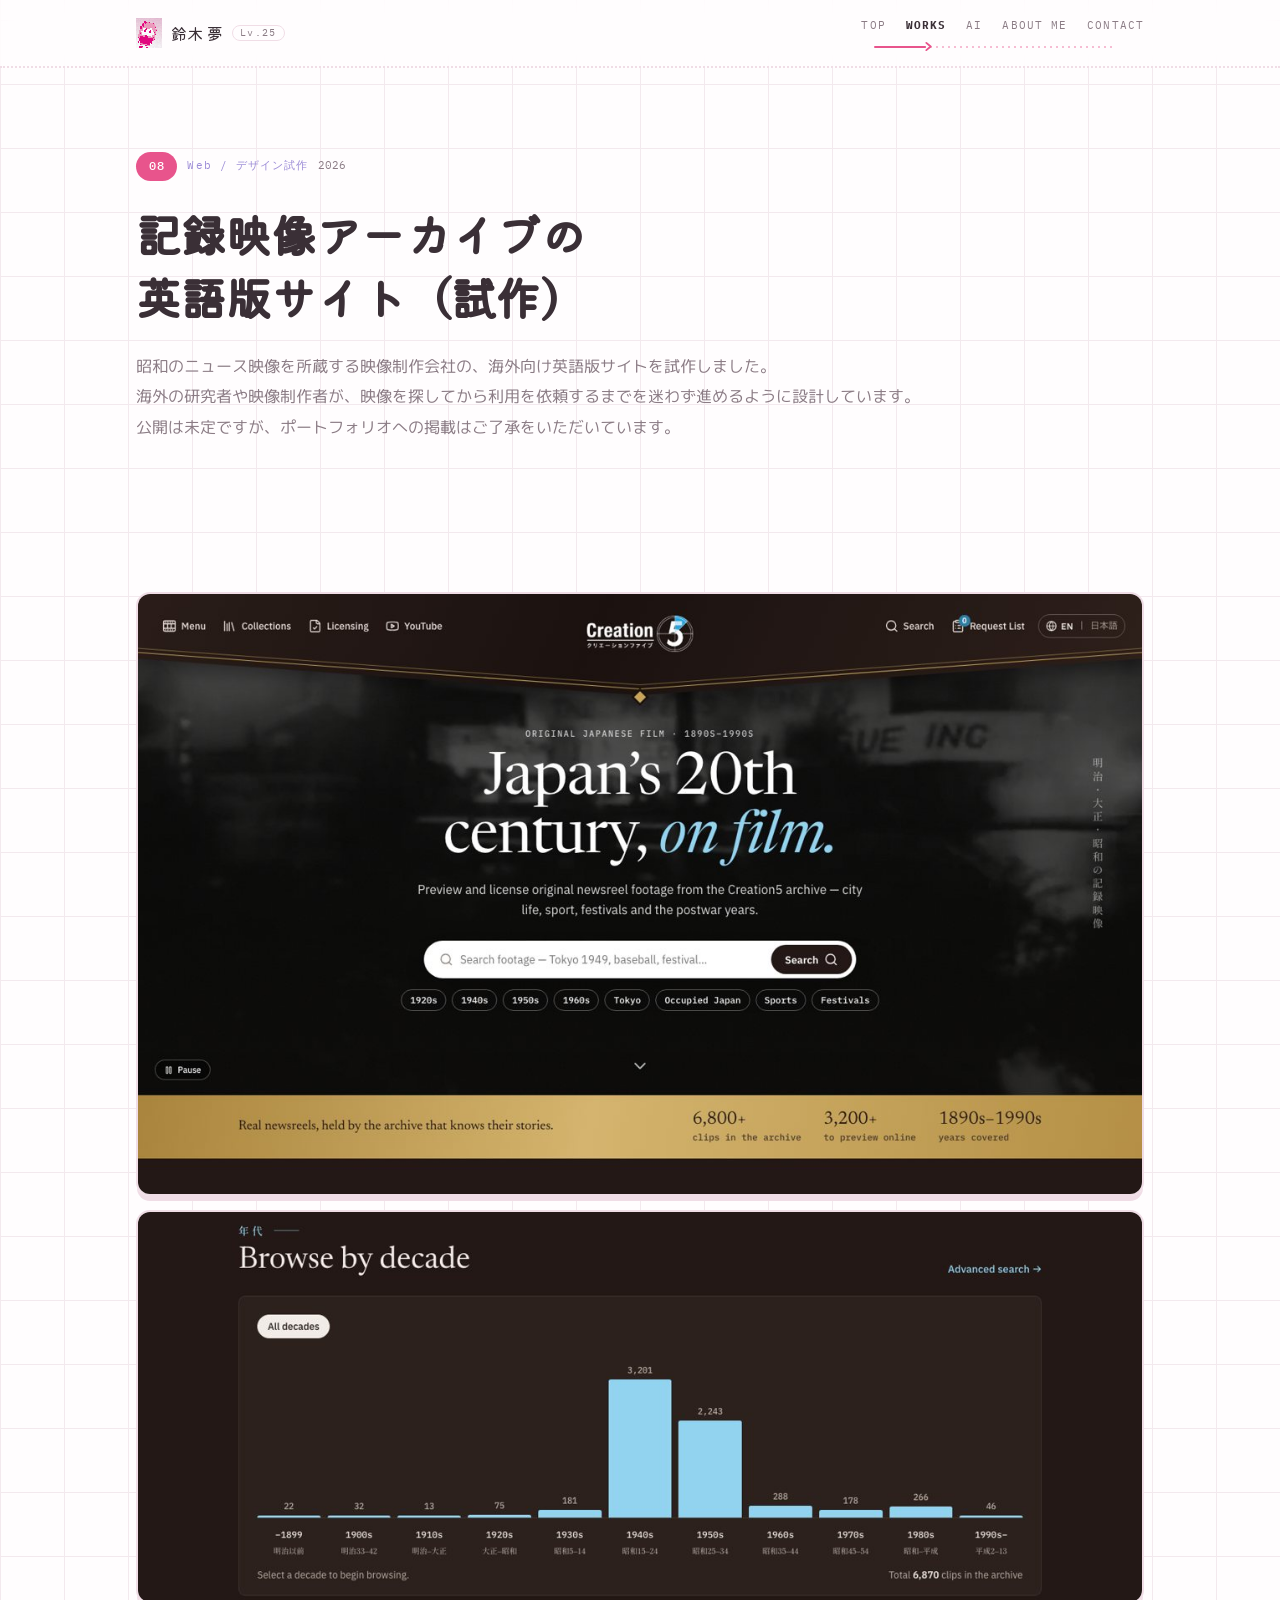
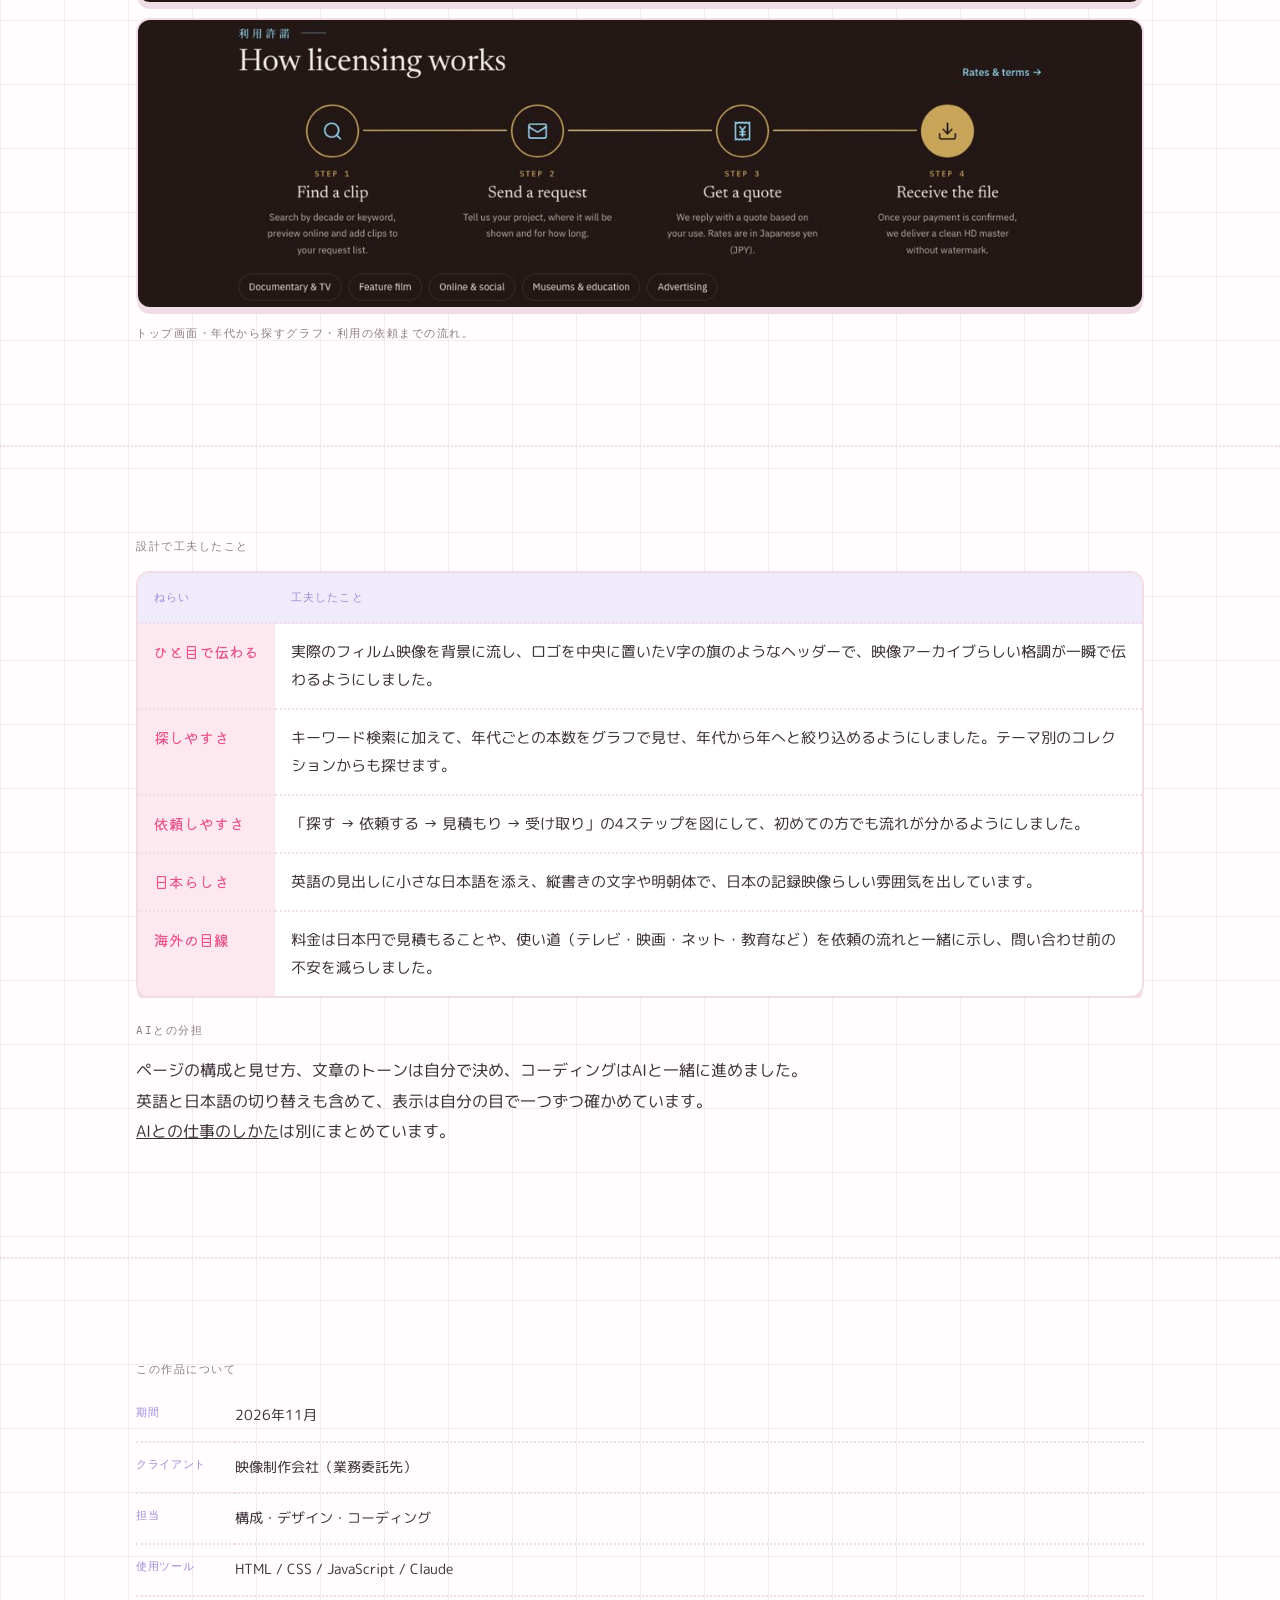
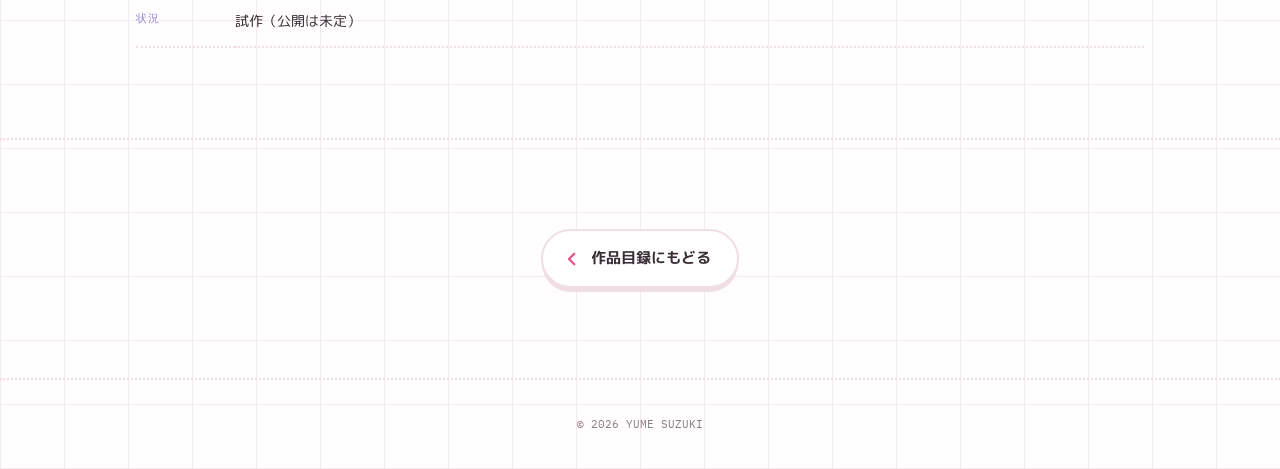
<file: works/c5-english.html>
<!DOCTYPE html>
<html lang="ja">
<head>
<meta charset="UTF-8">
<!-- アクセス解析（Google アナリティクス） -->
<script async src="https://www.googletagmanager.com/gtag/js?id=G-JZ1YC4CE18"></script>
<script>
  window.dataLayer = window.dataLayer || [];
  function gtag(){dataLayer.push(arguments);}
  gtag("js", new Date());
  gtag("config", "G-JZ1YC4CE18");
</script>
<meta name="viewport" content="width=device-width, initial-scale=1">
<title>記録映像アーカイブの英語版サイト（試作）｜鈴木夢 ポートフォリオ</title>
<meta name="description" content="昭和のニュース映像を所蔵する映像制作会社の、海外向け英語版サイトを試作。映像を探してから利用の依頼をするまでを、迷わず進めるように設計しました。">
<meta property="og:type" content="article">
<meta property="og:title" content="記録映像アーカイブの英語版サイト（試作）｜鈴木夢 ポートフォリオ">
<link rel="canonical" href="https://ymr-yumalu.github.io/works/c5-english.html">
<meta property="og:url" content="https://ymr-yumalu.github.io/works/c5-english.html">
<meta property="og:description" content="昭和のニュース映像を所蔵する映像制作会社の、海外向け英語版サイトを試作。映像を探してから利用の依頼をするまでを、迷わず進めるように設計しました。">
<meta property="og:image" content="https://ymr-yumalu.github.io/img/ogp.png">
<meta property="og:site_name" content="鈴木夢 ポートフォリオ">
<meta property="og:locale" content="ja_JP">
<meta name="twitter:card" content="summary_large_image">
<link rel="preconnect" href="https://fonts.googleapis.com">
<link rel="preconnect" href="https://fonts.gstatic.com" crossorigin>
<link href="https://fonts.googleapis.com/css2?family=Kiwi+Maru:wght@400;500&family=M+PLUS+Rounded+1c:wght@400;500;700&family=IBM+Plex+Mono:wght@400;500&display=swap" rel="stylesheet">
<link rel="stylesheet" href="../assets/style.css">
<style>
/* このページだけの表（設計の工夫・制作について） */
.rs-scroll{ overflow-x:auto; margin-top:10px; }
.rs-table{ width:100%; min-width:560px; border-collapse:separate; border-spacing:0; font-size:.92rem;
  background:var(--card); border:2px solid var(--rule); border-radius:14px; overflow:hidden; box-shadow:0 6px 0 -1px var(--rule); }
.rs-table th,.rs-table td{ text-align:left; padding:14px 16px; vertical-align:top; border-bottom:2px dotted var(--rule); }
.rs-table tbody tr:last-child th,.rs-table tbody tr:last-child td{ border-bottom:0; }
.rs-table thead th{ font-family:var(--f-m); font-size:11px; letter-spacing:.1em; font-weight:400; color:var(--purple); background:var(--purple-soft); }
.rs-table tbody th{ font-family:var(--f-d); font-weight:500; color:var(--pink); white-space:nowrap; background:var(--pink-soft); width:9em; }
.rs-ledger th{ width:9em !important; }
.en-shots{ display:grid; gap:14px; }
</style>


<script type="application/ld+json">
{
  "@context":"https://schema.org",
  "@type":"CreativeWork",
  "name":"記録映像アーカイブの英語版サイト（試作）",
  "creator":{"@type":"Person","name":"鈴木 夢"},
  "dateCreated":"2026",
  "genre":"Webデザイン・情報設計",
  "keywords":["Webデザイン","英語サイト","情報設計","HTML","CSS","JavaScript"],
  "abstract":"映像制作会社の海外向け英語版サイトの試作。映像を探してから利用の依頼をするまでの流れを設計した。"
}
</script>
</head>
<body>

<header class="site-head">
  <div class="wrap">
    <a class="logo" href="../index.html">
      <img src="../img/avatar.png" alt="" width="26" height="30">
      鈴木 夢
      <small>Lv.25</small>
    </a>
    <nav class="site-nav" aria-label="サイト内">
      <a href="../index.html#top">Top</a>
      <a href="../index.html#works">Works</a>
      <a href="../index.html#ai">AI</a>
      <a href="../index.html#about">About me</a>
      <a href="../index.html#contact">Contact</a>
      <span class="nav-arrow" data-at="1" aria-hidden="true">
        <span class="na-line"></span>
        <svg class="na-head" viewBox="0 0 14 18">
          <path d="M4 4 L10 9 L4 14" fill="none" stroke="currentColor"
                stroke-width="2.6" stroke-linecap="round" stroke-linejoin="round"/>
        </svg>
      </span>
    </nav>
  </div>
</header>

<main>
  <section class="detail-head">
    <div class="wrap">
      <div class="work-index" style="max-width:640px">
        <span class="num">08</span>
        <span class="cat">Web / デザイン試作</span>
        <span class="year">2026</span>
      </div>
      <h1>記録映像アーカイブの<br>英語版サイト（試作）</h1>
      <p class="lead" style="max-width:none">
        昭和のニュース映像を所蔵する映像制作会社の、海外向け英語版サイトを試作しました。<br>
        海外の研究者や映像制作者が、映像を探してから利用を依頼するまでを迷わず進めるように設計しています。<br>
        公開は未定ですが、ポートフォリオへの掲載はご了承をいただいています。
      </p>
    </div>
  </section>

  <section class="section">
    <div class="wrap">
      <div class="en-shots">
        <img src="../img/c5-en.jpg" alt="英語版サイトのトップ画面。フィルム映像を背景に、大きな英語の見出しと検索窓が並ぶ" class="shot">
        <img src="../img/c5-en-chart.jpg" alt="年代ごとの収録本数を棒グラフで表示した画面" class="shot">
        <img src="../img/c5-en-flow.jpg" alt="利用の依頼までを4つのステップで示した画面" class="shot">
      </div>
      <p class="eyebrow" style="margin-top:14px">トップ画面・年代から探すグラフ・利用の依頼までの流れ。</p>
    </div>
  </section>

  <section class="section">
    <div class="wrap">
      <div class="prose" style="max-width:none">
        <p class="eyebrow">設計で工夫したこと</p>
        <div class="rs-scroll">
          <table class="rs-table">
            <thead>
              <tr><th scope="col">ねらい</th><th scope="col">工夫したこと</th></tr>
            </thead>
            <tbody>
              <tr><th scope="row">ひと目で伝わる</th><td>実際のフィルム映像を背景に流し、ロゴを中央に置いたV字の旗のようなヘッダーで、映像アーカイブらしい格調が一瞬で伝わるようにしました。</td></tr>
              <tr><th scope="row">探しやすさ</th><td>キーワード検索に加えて、年代ごとの本数をグラフで見せ、年代から年へと絞り込めるようにしました。テーマ別のコレクションからも探せます。</td></tr>
              <tr><th scope="row">依頼しやすさ</th><td>「探す → 依頼する → 見積もり → 受け取り」の4ステップを図にして、初めての方でも流れが分かるようにしました。</td></tr>
              <tr><th scope="row">日本らしさ</th><td>英語の見出しに小さな日本語を添え、縦書きの文字や明朝体で、日本の記録映像らしい雰囲気を出しています。</td></tr>
              <tr><th scope="row">海外の目線</th><td>料金は日本円で見積もることや、使い道（テレビ・映画・ネット・教育など）を依頼の流れと一緒に示し、問い合わせ前の不安を減らしました。</td></tr>
            </tbody>
          </table>
        </div>

        <div style="max-width:none">
          <p class="eyebrow" style="margin-top:2em">AIとの分担</p>
          <p>ページの構成と見せ方、文章のトーンは自分で決め、コーディングはAIと一緒に進めました。<br>
          英語と日本語の切り替えも含めて、表示は自分の目で一つずつ確かめています。<br>
          <a href="../index.html#ai">AIとの仕事のしかた</a>は別にまとめています。</p>
        </div>
      </div>
    </div>
  </section>

  <section class="section">
    <div class="wrap">
      <p class="eyebrow">この作品について</p>
      <table class="ledger rs-ledger">
        <tbody>
          <tr><th>期間</th><td>2026年11月</td></tr>
          <tr><th>クライアント</th><td>映像制作会社（業務委託先）</td></tr>
          <tr><th>担当</th><td>構成・デザイン・コーディング</td></tr>
          <tr><th>使用ツール</th><td>HTML / CSS / JavaScript / Claude</td></tr>
          <tr><th>状況</th><td>試作（公開は未定）</td></tr>
        </tbody>
      </table>
    </div>
  </section>

  <section class="section">
    <div class="wrap back-wrap">
        <a class="back-btn" href="../index.html#works">
          <svg viewBox="0 0 24 24" aria-hidden="true"><path d="M15 5 L8 12 L15 19" fill="none"
            stroke="currentColor" stroke-width="3.2" stroke-linecap="round" stroke-linejoin="round"/></svg>
          作品目録にもどる
        </a>
      </div>
  </section>
</main>

<footer class="site-foot">
  <div class="wrap"><p>© 2026 YUME SUZUKI</p></div>
</footer>

<script src="../assets/motion.js" defer></script>
</body>
</html>
</file>
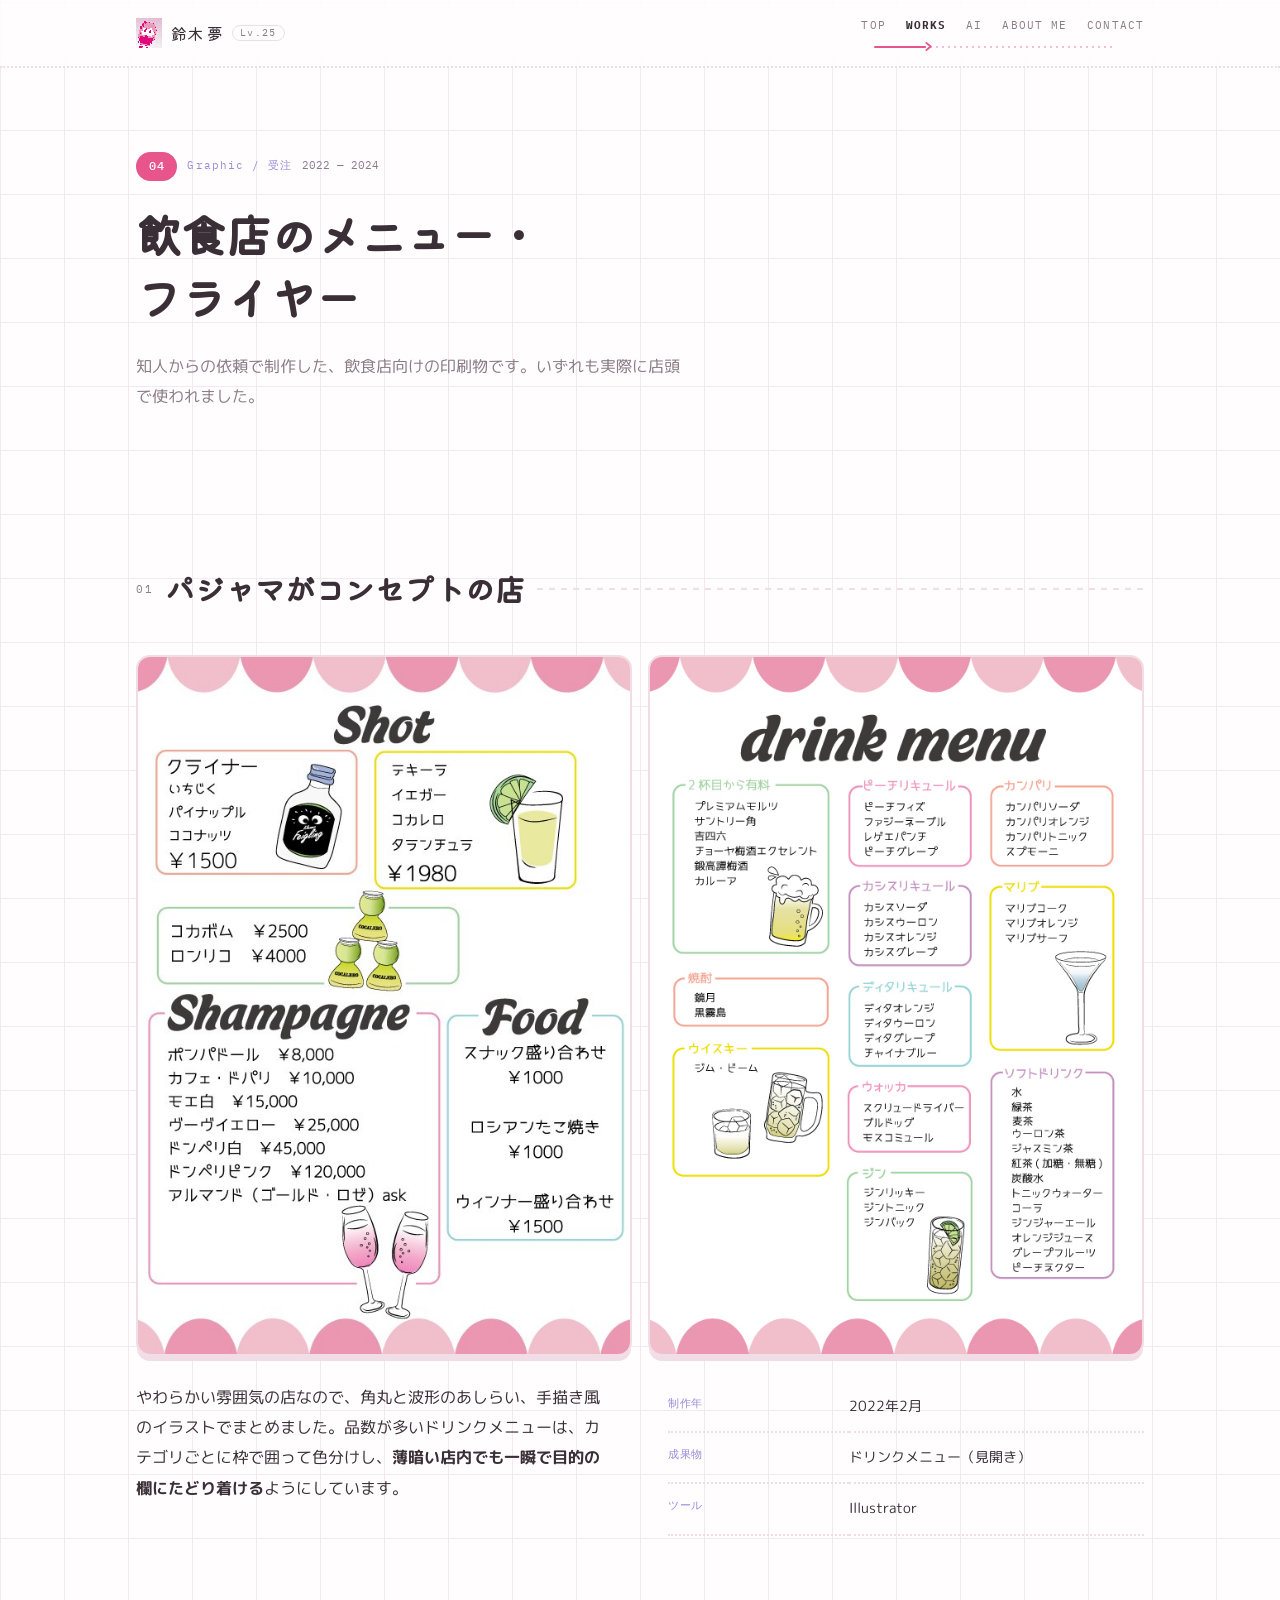
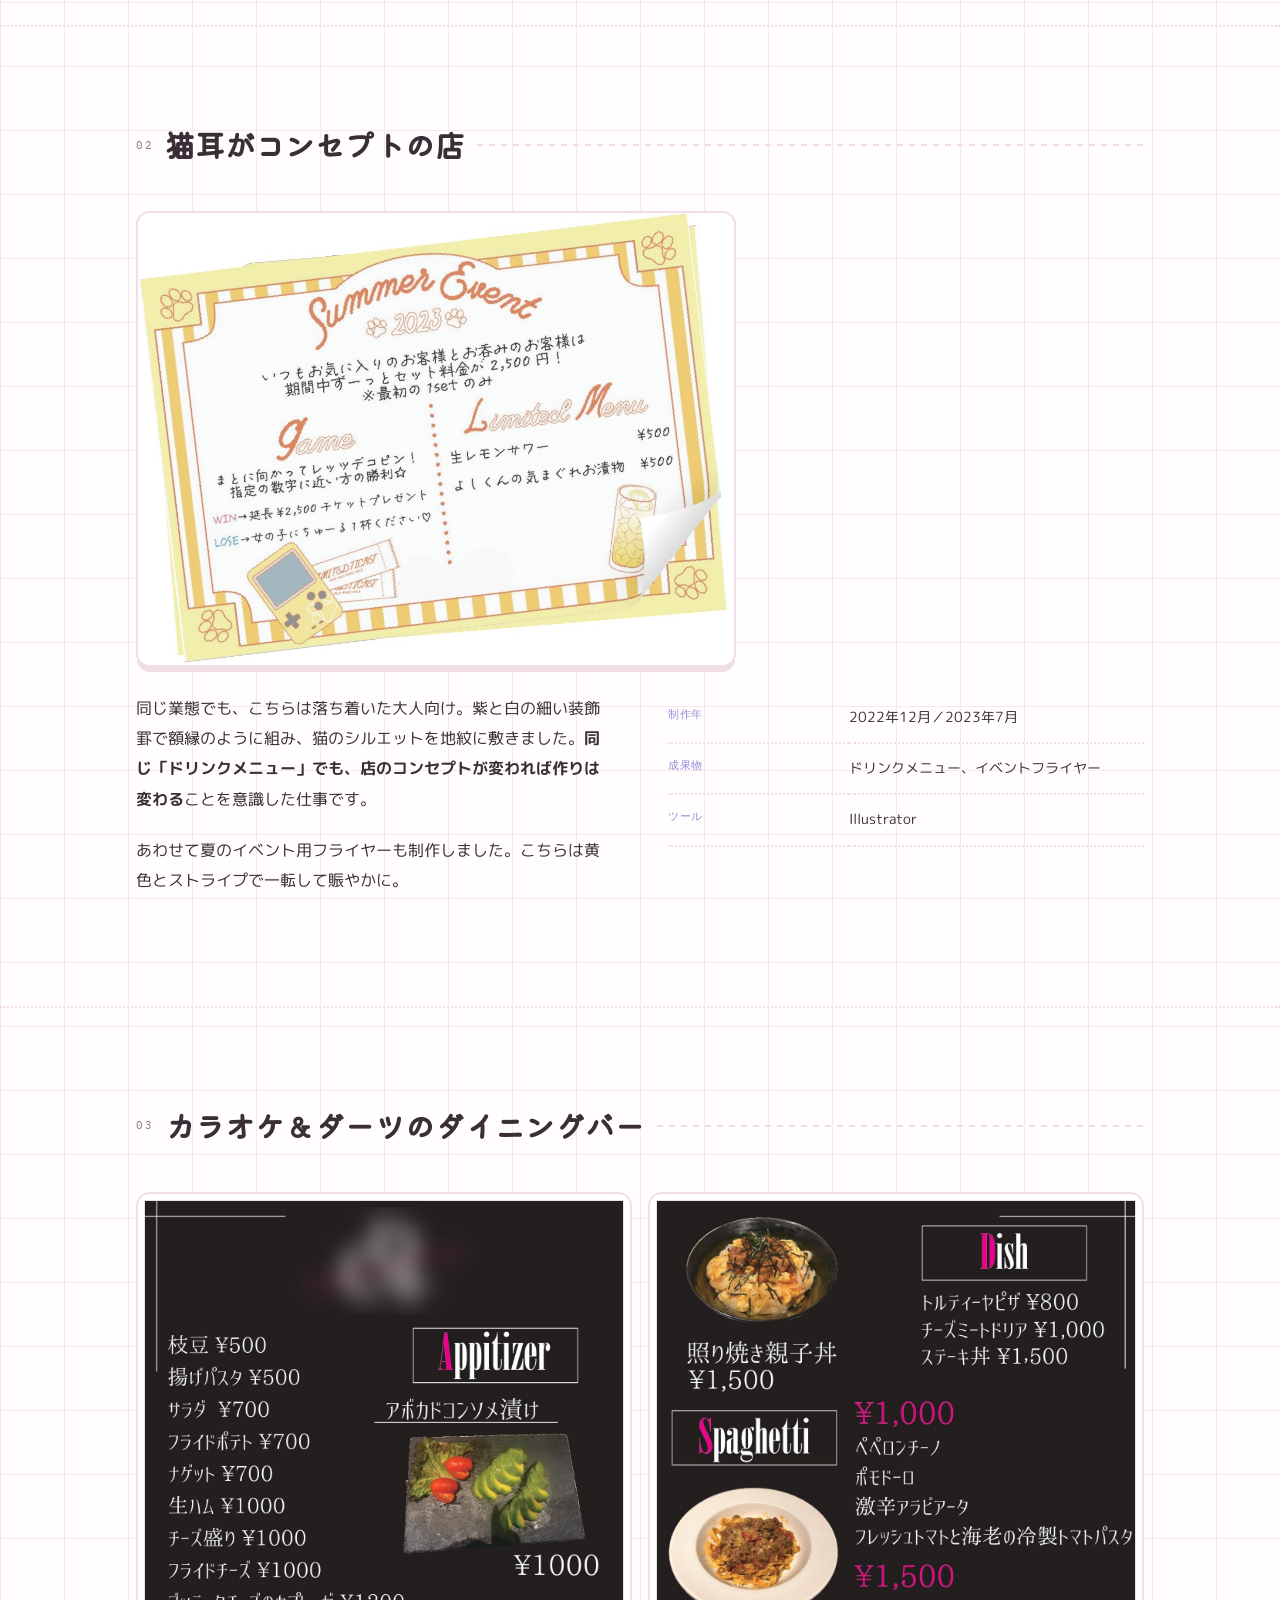
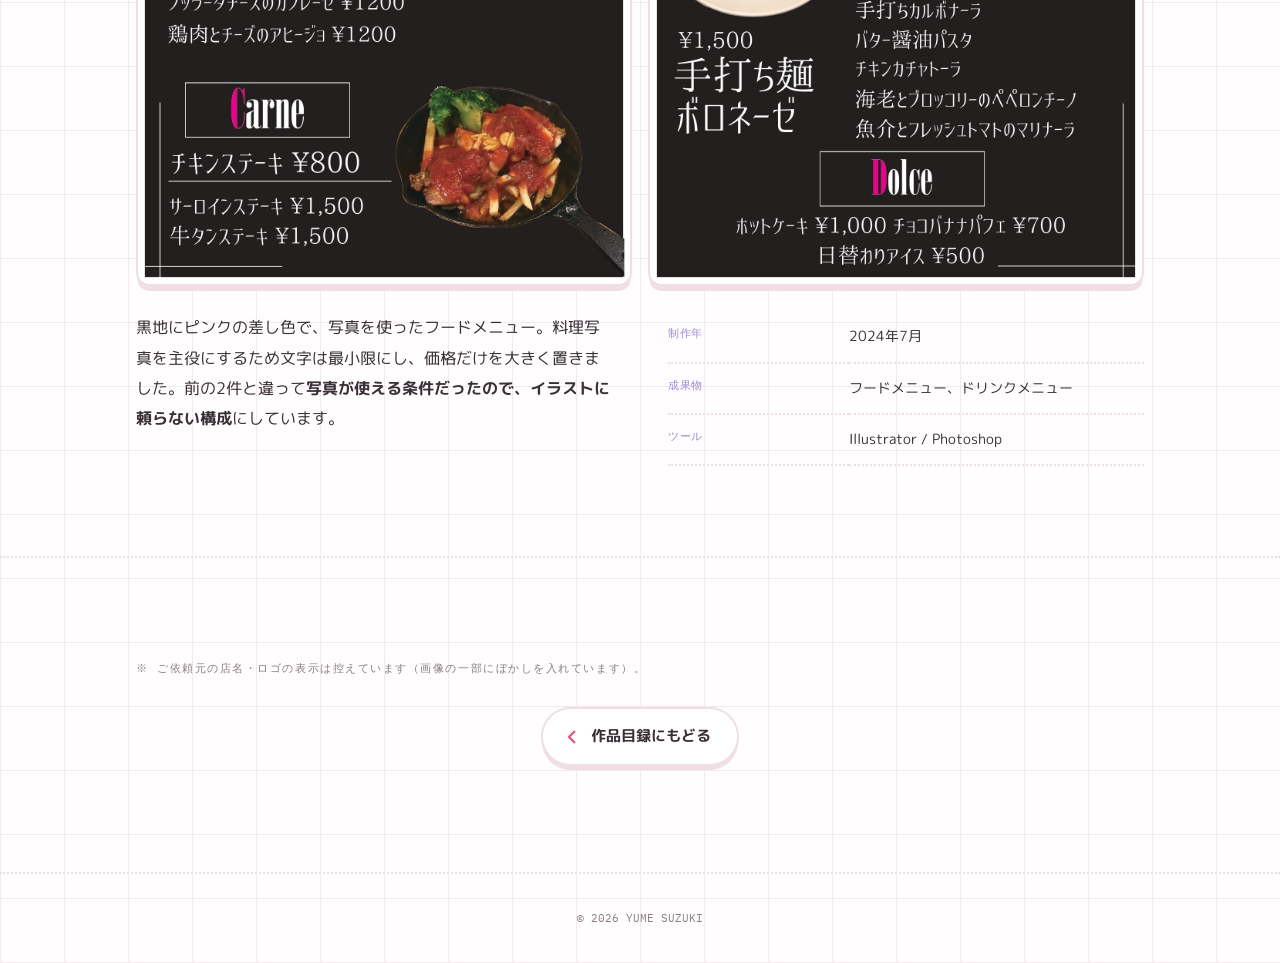
<file: works/graphic.html>
<!DOCTYPE html>
<html lang="ja">
<head>
<meta charset="UTF-8">
<!-- アクセス解析（Google アナリティクス） -->
<script async src="https://www.googletagmanager.com/gtag/js?id=G-JZ1YC4CE18"></script>
<script>
  window.dataLayer = window.dataLayer || [];
  function gtag(){dataLayer.push(arguments);}
  gtag("js", new Date());
  gtag("config", "G-JZ1YC4CE18");
</script>
<meta name="viewport" content="width=device-width, initial-scale=1">
<title>飲食店のメニュー・フライヤー｜鈴木夢 ポートフォリオ</title>
<meta name="description" content="コンセプトの異なる3店舗のドリンクメニューとイベントフライヤー。実際に店頭で使われた印刷物。">
<meta property="og:type" content="article">
<meta property="og:title" content="飲食店のメニュー・フライヤー｜鈴木夢 ポートフォリオ">
<link rel="canonical" href="https://ymr-yumalu.github.io/works/graphic.html">
<meta property="og:url" content="https://ymr-yumalu.github.io/works/graphic.html">
<meta property="og:description" content="コンセプトの異なる3店舗のドリンクメニューとイベントフライヤー。実際に店頭で使われた印刷物。">
<meta property="og:image" content="https://ymr-yumalu.github.io/img/ogp.png">
<meta property="og:site_name" content="鈴木夢 ポートフォリオ">
<meta property="og:locale" content="ja_JP">
<meta name="twitter:card" content="summary_large_image">
<link rel="preconnect" href="https://fonts.googleapis.com">
<link rel="preconnect" href="https://fonts.gstatic.com" crossorigin>
<link href="https://fonts.googleapis.com/css2?family=Kiwi+Maru:wght@400;500&family=M+PLUS+Rounded+1c:wght@400;500;700&family=IBM+Plex+Mono:wght@400;500&display=swap" rel="stylesheet">
<link rel="stylesheet" href="../assets/style.css">
<script type="application/ld+json">
{
  "@context":"https://schema.org",
  "@type":"CreativeWork",
  "name":"飲食店のメニュー・フライヤー",
  "creator":{"@type":"Person","name":"鈴木 夢"},
  "dateCreated":"2022/2024",
  "genre":"グラフィックデザイン",
  "keywords":["Illustrator","Photoshop","メニュー","フライヤー","印刷物"],
  "abstract":"コンセプトの異なる3店舗のドリンクメニューとイベントフライヤー。実際に店頭で使用された印刷物。"
}
</script>
</head>
<body>

<header class="site-head">
  <div class="wrap">
    <a class="logo" href="../index.html">
      <img src="../img/avatar.png" alt="" width="26" height="30">
      鈴木 夢
      <small>Lv.25</small>
    </a>
    <nav class="site-nav" aria-label="サイト内">
      <a href="../index.html#top">Top</a>
      <a href="../index.html#works">Works</a>
      <a href="../index.html#ai">AI</a>
      <a href="../index.html#about">About me</a>
      <a href="../index.html#contact">Contact</a>
      <span class="nav-arrow" data-at="1" aria-hidden="true">
        <span class="na-line"></span>
        <svg class="na-head" viewBox="0 0 14 18">
          <path d="M4 4 L10 9 L4 14" fill="none" stroke="currentColor"
                stroke-width="2.6" stroke-linecap="round" stroke-linejoin="round"/>
        </svg>
      </span>
    </nav>
  </div>
</header>

<main>
  <section class="detail-head">
    <div class="wrap">
      <div class="work-index" style="max-width:640px">
        <span class="num">04</span>
        <span class="cat">Graphic / 受注</span>
        <span class="year">2022 — 2024</span>
      </div>
      <h1>飲食店のメニュー・<br>フライヤー</h1>
      <p class="lead" style="max-width:34em">
        知人からの依頼で制作した、飲食店向けの印刷物です。いずれも実際に店頭で使われました。
      </p>
    </div>
  </section>

  <section class="section">
    <div class="wrap">
      <div class="section-head"><p class="eyebrow">01</p><h2>パジャマがコンセプトの店</h2></div>
      <div class="pair" style="margin-bottom:26px">
        <img src="../img/graphic-bar-drink.jpg" alt="ドリンクメニュー（ショット・シャンパン面）" class="shot reveal">
        <img src="../img/graphic-pajama-drink.jpg" alt="ドリンクメニュー（カクテル面）" class="shot reveal">
      </div>
      <div class="cols">
        <div class="prose">
          <p>やわらかい雰囲気の店なので、角丸と波形のあしらい、手描き風のイラストでまとめました。品数が多いドリンクメニューは、カテゴリごとに枠で囲って色分けし、<strong>薄暗い店内でも一瞬で目的の欄にたどり着ける</strong>ようにしています。</p>
        </div>
        <div><table class="ledger"><tbody>
          <tr><th>制作年</th><td>2022年2月</td></tr>
          <tr><th>成果物</th><td>ドリンクメニュー（見開き）</td></tr>
          <tr><th>ツール</th><td>Illustrator</td></tr>
        </tbody></table></div>
      </div>
    </div>
  </section>

  <section class="section">
    <div class="wrap">
      <div class="section-head"><p class="eyebrow">02</p><h2>猫耳がコンセプトの店</h2></div>
      <img src="../img/graphic-flyer.jpg" alt="夏のイベント用フライヤー" class="shot reveal" style="max-width:min(600px,100%);margin-bottom:26px">
      <div class="cols">
        <div class="prose">
          <p>同じ業態でも、こちらは落ち着いた大人向け。紫と白の細い装飾罫で額縁のように組み、猫のシルエットを地紋に敷きました。<strong>同じ「ドリンクメニュー」でも、店のコンセプトが変われば作りは変わる</strong>ことを意識した仕事です。</p>
          <p>あわせて夏のイベント用フライヤーも制作しました。こちらは黄色とストライプで一転して賑やかに。</p>
        </div>
        <div><table class="ledger"><tbody>
          <tr><th>制作年</th><td>2022年12月／2023年7月</td></tr>
          <tr><th>成果物</th><td>ドリンクメニュー、イベントフライヤー</td></tr>
          <tr><th>ツール</th><td>Illustrator</td></tr>
        </tbody></table></div>
      </div>
    </div>
  </section>

  <section class="section">
    <div class="wrap">
      <div class="section-head"><p class="eyebrow">03</p><h2>カラオケ＆ダーツのダイニングバー</h2></div>
      <div class="pair" style="margin-bottom:26px">
        <img src="../img/graphic-bar-food.jpg" alt="黒地にピンクの差し色のフードメニュー（表）" class="shot reveal">
        <img src="../img/graphic-bar-pasta.jpg" alt="フードメニュー（裏）" class="shot reveal">
      </div>
      <div class="cols">
        <div class="prose">
          <p>黒地にピンクの差し色で、写真を使ったフードメニュー。料理写真を主役にするため文字は最小限にし、価格だけを大きく置きました。前の2件と違って<strong>写真が使える条件だったので、イラストに頼らない構成</strong>にしています。</p>
        </div>
        <div><table class="ledger"><tbody>
          <tr><th>制作年</th><td>2024年7月</td></tr>
          <tr><th>成果物</th><td>フードメニュー、ドリンクメニュー</td></tr>
          <tr><th>ツール</th><td>Illustrator / Photoshop</td></tr>
        </tbody></table></div>
      </div>
    </div>
  </section>

  <section class="section">
    <div class="wrap">
      <p class="eyebrow">※ ご依頼元の店名・ロゴの表示は控えています（画像の一部にぼかしを入れています）。</p>
      <p class="back-wrap" style="margin-top:28px">
        <a class="back-btn" href="../index.html#works">
          <svg viewBox="0 0 24 24" aria-hidden="true"><path d="M15 5 L8 12 L15 19" fill="none"
            stroke="currentColor" stroke-width="3.2" stroke-linecap="round" stroke-linejoin="round"/></svg>
          作品目録にもどる
        </a>
      </p>
    </div>
  </section>
</main>

<footer class="site-foot">
  <div class="wrap"><p>© 2026 YUME SUZUKI</p></div>
</footer>

<script src="../assets/motion.js" defer></script>
</body>
</html>
</file>
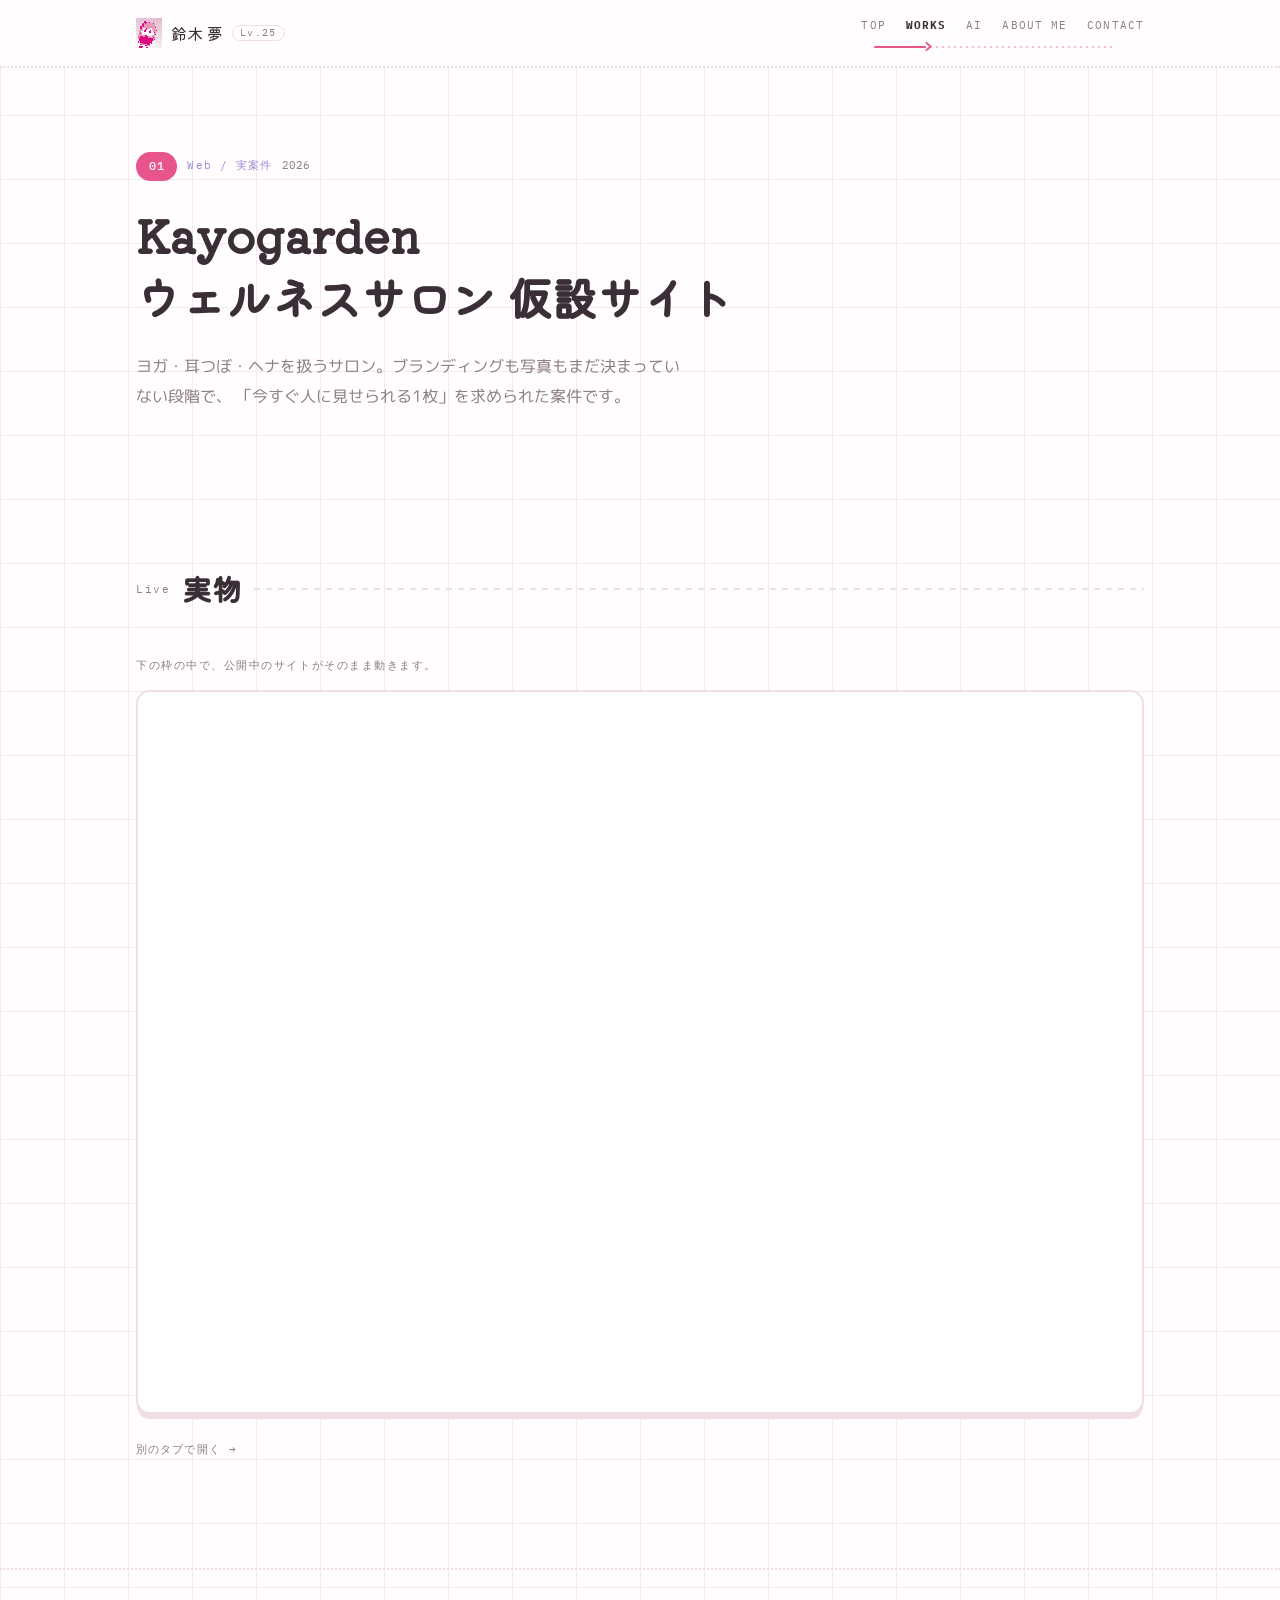
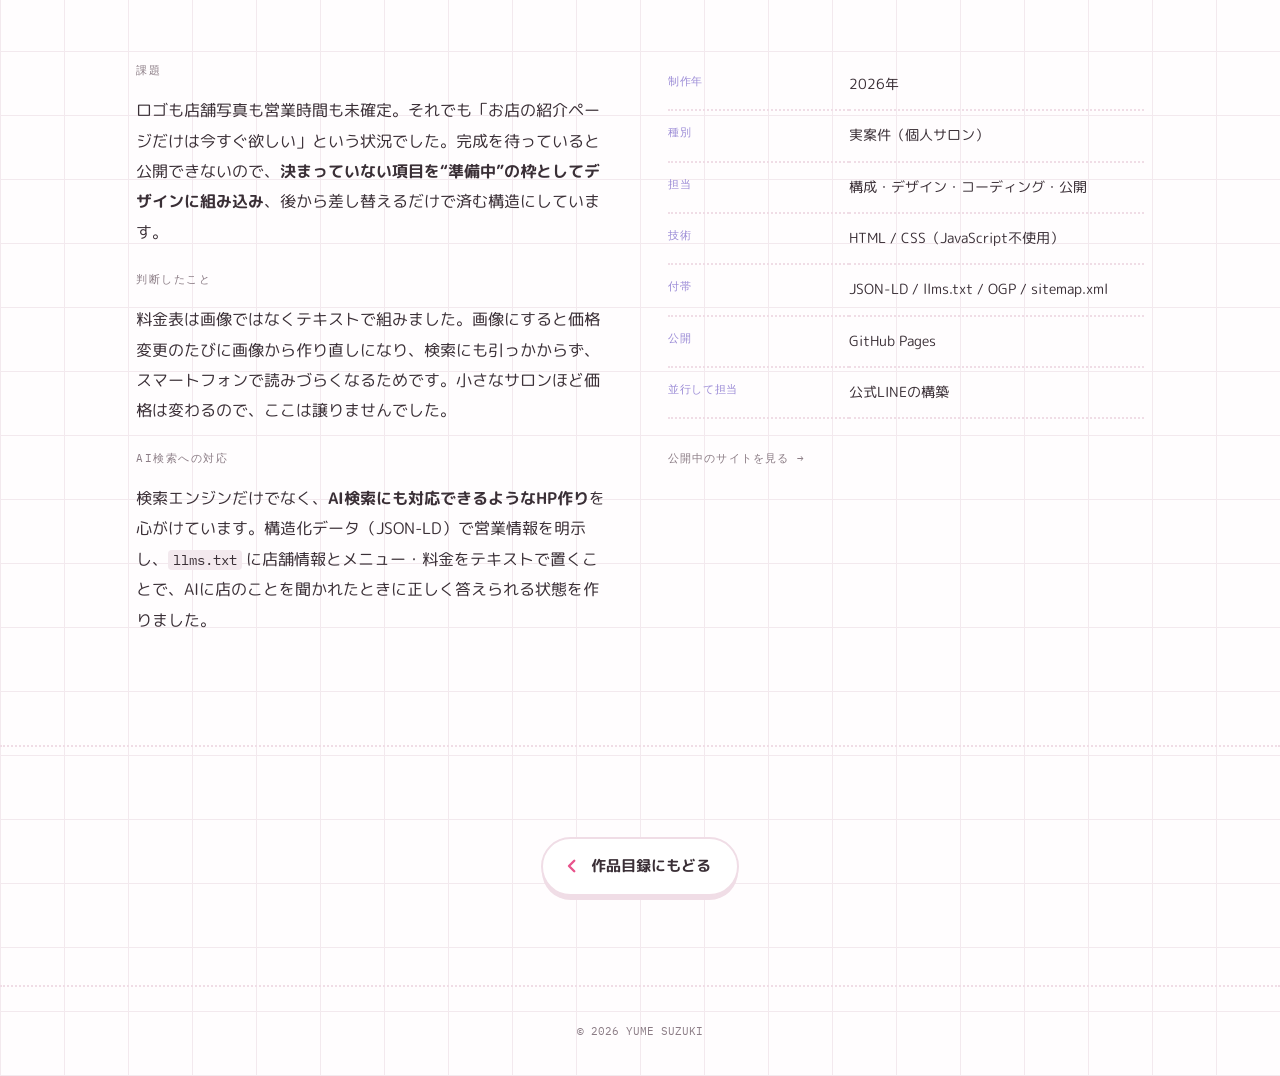
<file: works/kayogarden.html>
<!DOCTYPE html>
<html lang="ja">
<head>
<meta charset="UTF-8">
<!-- アクセス解析（Google アナリティクス） -->
<script async src="https://www.googletagmanager.com/gtag/js?id=G-JZ1YC4CE18"></script>
<script>
  window.dataLayer = window.dataLayer || [];
  function gtag(){dataLayer.push(arguments);}
  gtag("js", new Date());
  gtag("config", "G-JZ1YC4CE18");
</script>
<meta name="viewport" content="width=device-width, initial-scale=1">
<title>Kayogarden ウェルネスサロン 仮設サイト｜鈴木夢 ポートフォリオ</title>
<meta name="description" content="ウェルネスサロンの仮設サイト。ブランディング未確定の段階で公開できる構造を設計した実案件。">
<meta property="og:type" content="article">
<meta property="og:title" content="Kayogarden ウェルネスサロン 仮設サイト｜鈴木夢 ポートフォリオ">
<link rel="canonical" href="https://ymr-yumalu.github.io/works/kayogarden.html">
<meta property="og:url" content="https://ymr-yumalu.github.io/works/kayogarden.html">
<meta property="og:description" content="ウェルネスサロンの仮設サイト。ブランディング未確定の段階で公開できる構造を設計した実案件。">
<meta property="og:image" content="https://ymr-yumalu.github.io/img/ogp.png">
<meta property="og:site_name" content="鈴木夢 ポートフォリオ">
<meta property="og:locale" content="ja_JP">
<meta name="twitter:card" content="summary_large_image">
<link rel="preconnect" href="https://fonts.googleapis.com">
<link rel="preconnect" href="https://fonts.gstatic.com" crossorigin>
<link href="https://fonts.googleapis.com/css2?family=Kiwi+Maru:wght@400;500&family=M+PLUS+Rounded+1c:wght@400;500;700&family=IBM+Plex+Mono:wght@400;500&display=swap" rel="stylesheet">
<link rel="stylesheet" href="../assets/style.css">
<script type="application/ld+json">
{
  "@context":"https://schema.org",
  "@type":"CreativeWork",
  "name":"Kayogarden ウェルネスサロン 仮設サイト",
  "creator":{"@type":"Person","name":"鈴木 夢"},
  "dateCreated":"2026",
  "genre":"Webサイト",
  "keywords":["HTML","CSS","JSON-LD","llms.txt","GitHub Pages"],
  "abstract":"茅ヶ崎のウェルネスサロンの仮設サイト。未確定の情報を後から埋められる構造として設計した実案件。"
}
</script>
</head>
<body>

<header class="site-head">
  <div class="wrap">
    <a class="logo" href="../index.html">
      <img src="../img/avatar.png" alt="" width="26" height="30">
      鈴木 夢
      <small>Lv.25</small>
    </a>
    <nav class="site-nav" aria-label="サイト内">
      <a href="../index.html#top">Top</a>
      <a href="../index.html#works">Works</a>
      <a href="../index.html#ai">AI</a>
      <a href="../index.html#about">About me</a>
      <a href="../index.html#contact">Contact</a>
      <span class="nav-arrow" data-at="1" aria-hidden="true">
        <span class="na-line"></span>
        <svg class="na-head" viewBox="0 0 14 18">
          <path d="M4 4 L10 9 L4 14" fill="none" stroke="currentColor"
                stroke-width="2.6" stroke-linecap="round" stroke-linejoin="round"/>
        </svg>
      </span>
    </nav>
  </div>
</header>

<main>
  <section class="detail-head">
    <div class="wrap">
      <div class="work-index" style="max-width:640px">
        <span class="num">01</span>
        <span class="cat">Web / 実案件</span>
        <span class="year">2026</span>
      </div>
      <h1>Kayogarden<br>ウェルネスサロン 仮設サイト</h1>
      <p class="lead" style="max-width:34em">
        ヨガ・耳つぼ・ヘナを扱うサロン。ブランディングも写真もまだ決まっていない段階で、
        「今すぐ人に見せられる1枚」を求められた案件です。
      </p>
    </div>
  </section>

  <section class="section">
    <div class="wrap">
      <div class="section-head">
        <p class="eyebrow">Live</p>
        <h2>実物</h2>
      </div>
      <p class="eyebrow" style="margin-bottom:14px">下の枠の中で、公開中のサイトがそのまま動きます。</p>
      <div class="embed">
        <iframe src="https://ymr-yumalu.github.io/kayo-garden-site/"
                title="Kayogarden 公開中のサイト（実物）"
                height="720" loading="lazy"></iframe>
      </div>
      <p style="margin-top:18px">
        <a class="back" href="https://ymr-yumalu.github.io/kayo-garden-site/" target="_blank" rel="noopener">別のタブで開く →</a>
      </p>
    </div>
  </section>

  <section class="section">
    <div class="wrap">
      <div class="cols">
        <div class="prose">
          <p class="eyebrow">課題</p>
          <p>ロゴも店舗写真も営業時間も未確定。それでも「お店の紹介ページだけは今すぐ欲しい」という状況でした。完成を待っていると公開できないので、<strong>決まっていない項目を“準備中”の枠としてデザインに組み込み</strong>、後から差し替えるだけで済む構造にしています。</p>

          <p class="eyebrow" style="margin-top:2em">判断したこと</p>
          <p>料金表は画像ではなくテキストで組みました。画像にすると価格変更のたびに画像から作り直しになり、検索にも引っかからず、スマートフォンで読みづらくなるためです。小さなサロンほど価格は変わるので、ここは譲りませんでした。</p>

          <p class="eyebrow" style="margin-top:2em">AI検索への対応</p>
          <p>検索エンジンだけでなく、<strong>AI検索にも対応できるようなHP作り</strong>を心がけています。構造化データ（JSON-LD）で営業情報を明示し、<code>llms.txt</code> に店舗情報とメニュー・料金をテキストで置くことで、AIに店のことを聞かれたときに正しく答えられる状態を作りました。</p>
        </div>
        <div>
          <table class="ledger">
            <tbody>
              <tr><th>制作年</th><td>2026年</td></tr>
              <tr><th>種別</th><td>実案件（個人サロン）</td></tr>
              <tr><th>担当</th><td>構成・デザイン・コーディング・公開</td></tr>
              <tr><th>技術</th><td>HTML / CSS（JavaScript不使用）</td></tr>
              <tr><th>付帯</th><td>JSON-LD / llms.txt / OGP / sitemap.xml</td></tr>
              <tr><th>公開</th><td>GitHub Pages</td></tr>
              <tr><th>並行して担当</th><td>公式LINEの構築</td></tr>
            </tbody>
          </table>
          <p style="margin-top:22px">
            <a class="back" href="https://ymr-yumalu.github.io/kayo-garden-site/" target="_blank" rel="noopener">公開中のサイトを見る →</a>
          </p>
        </div>
      </div>
    </div>
  </section>

  <section class="section">
    <div class="wrap back-wrap">
        <a class="back-btn" href="../index.html#works">
          <svg viewBox="0 0 24 24" aria-hidden="true"><path d="M15 5 L8 12 L15 19" fill="none"
            stroke="currentColor" stroke-width="3.2" stroke-linecap="round" stroke-linejoin="round"/></svg>
          作品目録にもどる
        </a>
      </div>
  </section>
</main>

<footer class="site-foot">
  <div class="wrap"><p>© 2026 YUME SUZUKI</p></div>
</footer>

<script src="../assets/motion.js" defer></script>
</body>
</html>
</file>
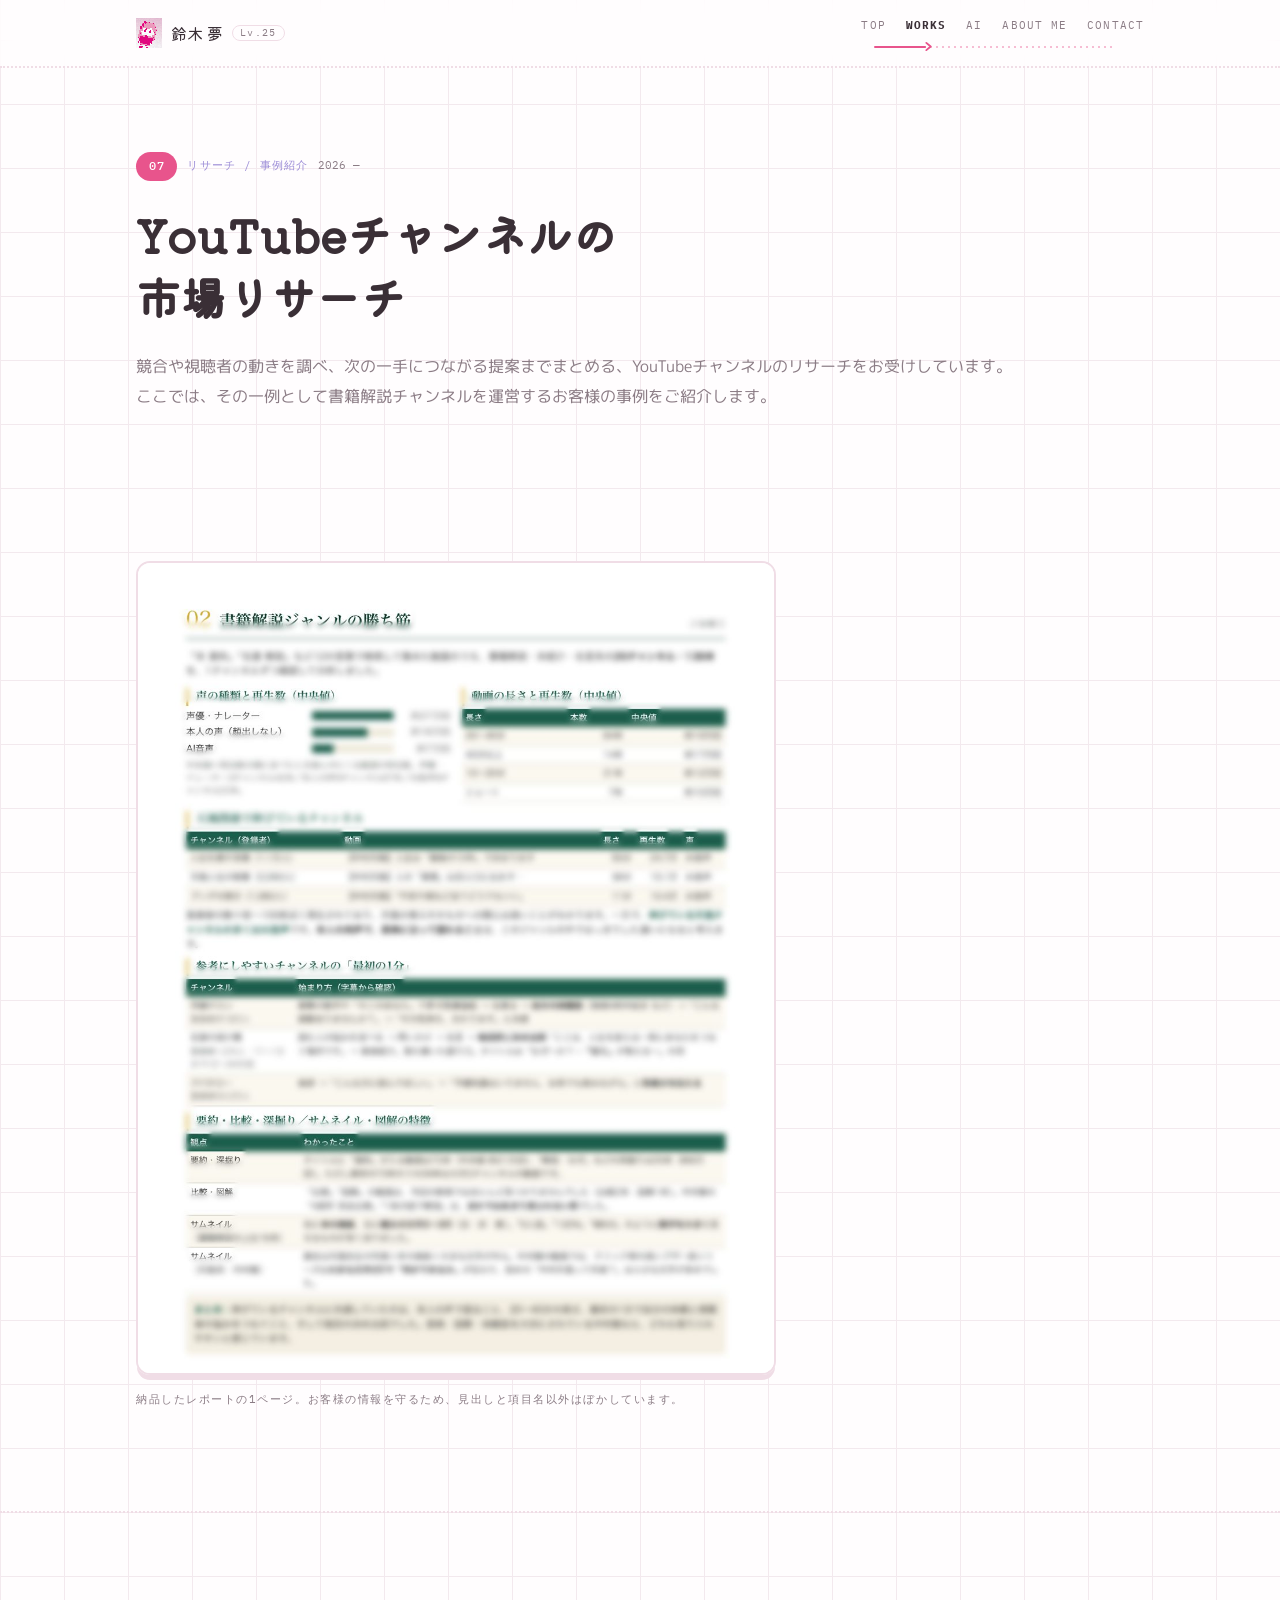
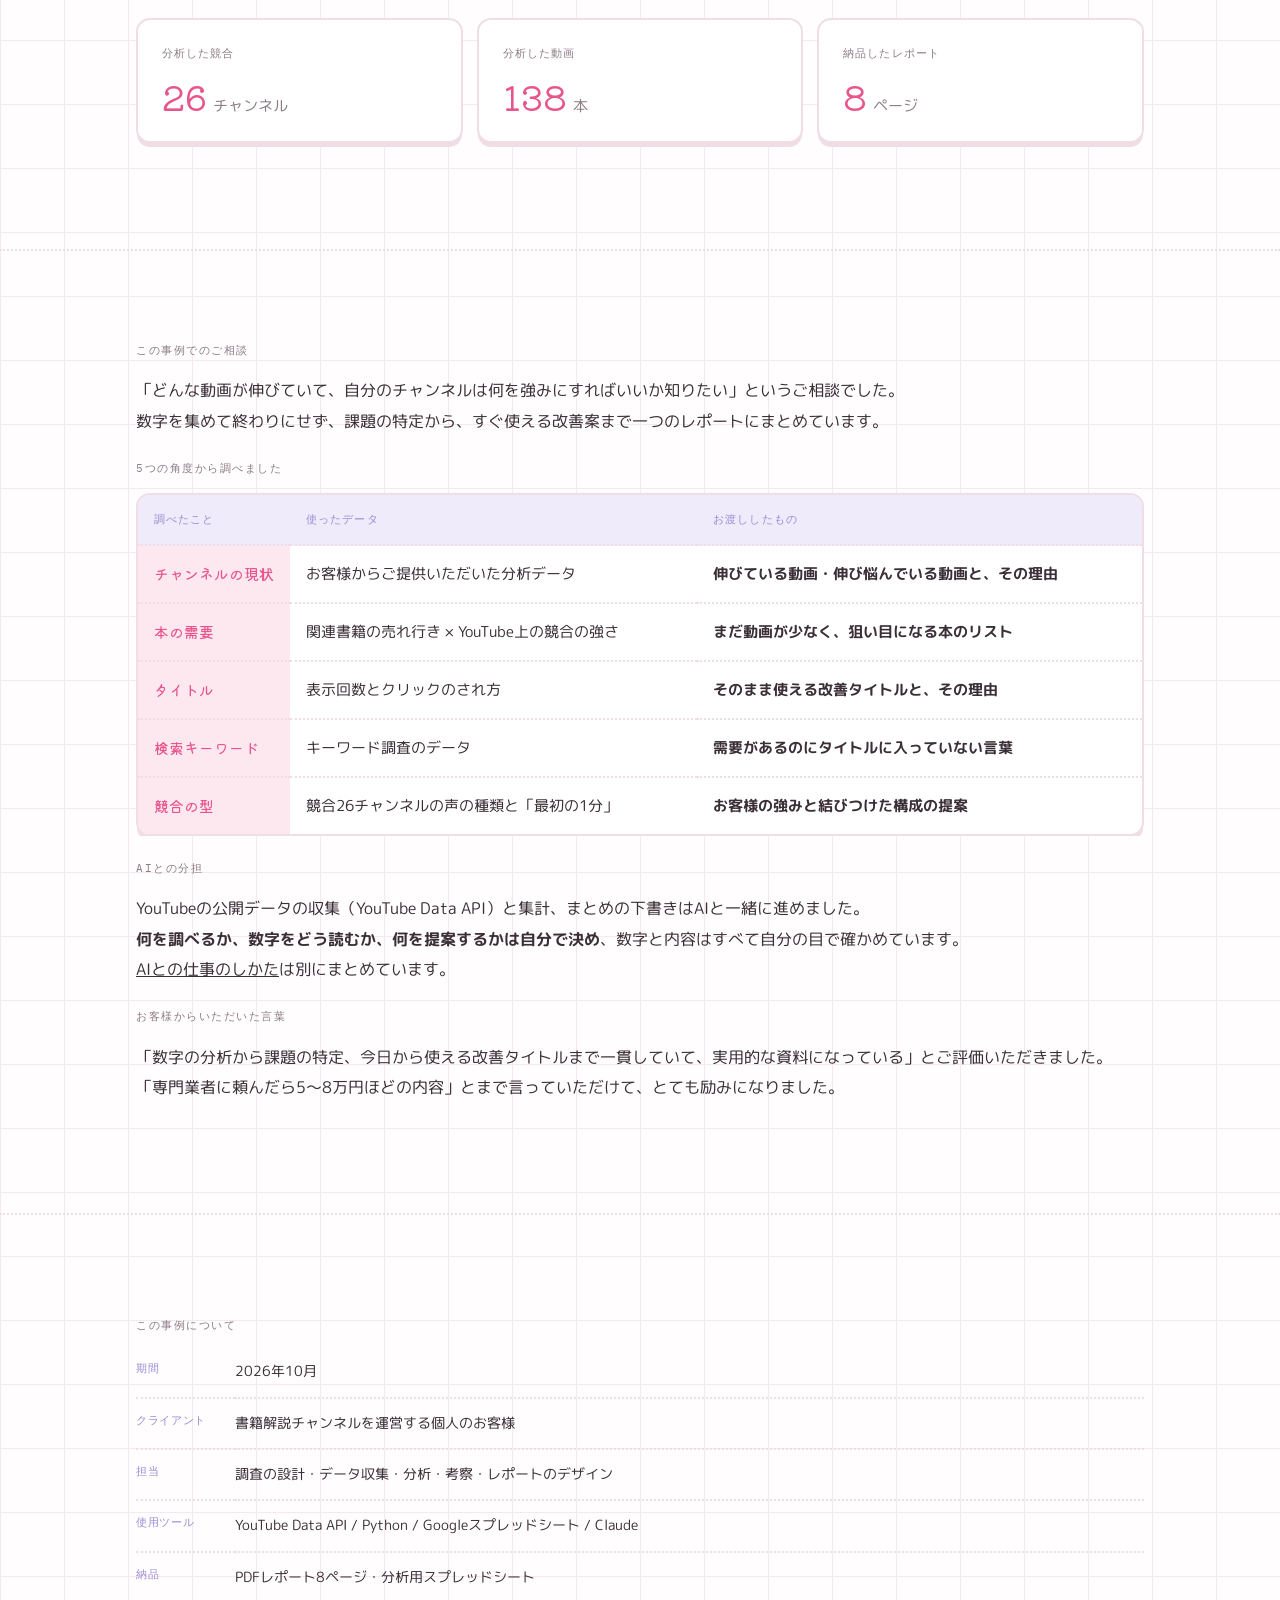
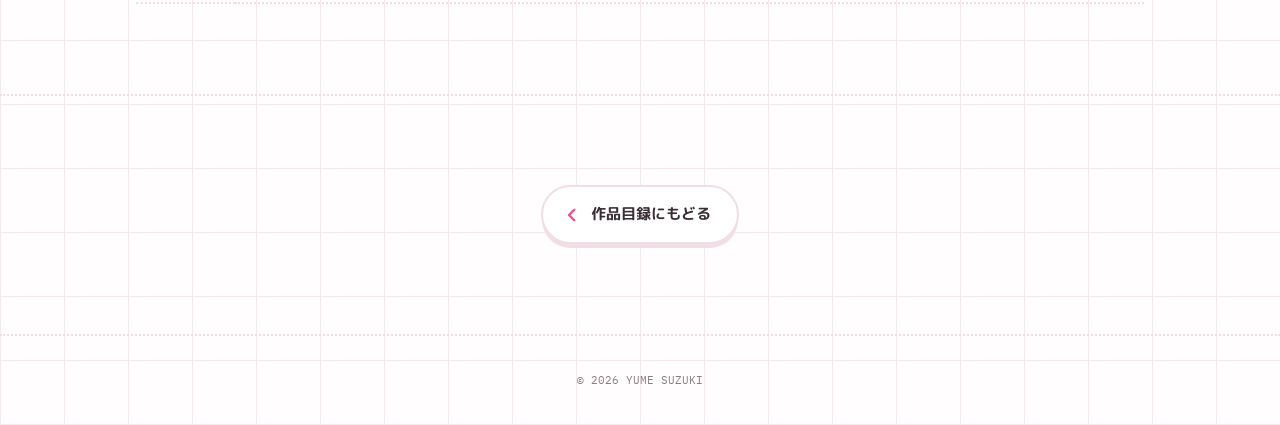
<file: works/research.html>
<!DOCTYPE html>
<html lang="ja">
<head>
<meta charset="UTF-8">
<!-- アクセス解析（Google アナリティクス） -->
<script async src="https://www.googletagmanager.com/gtag/js?id=G-JZ1YC4CE18"></script>
<script>
  window.dataLayer = window.dataLayer || [];
  function gtag(){dataLayer.push(arguments);}
  gtag("js", new Date());
  gtag("config", "G-JZ1YC4CE18");
</script>
<meta name="viewport" content="width=device-width, initial-scale=1">
<title>YouTubeチャンネルの市場リサーチ｜鈴木夢 ポートフォリオ</title>
<meta name="description" content="YouTubeチャンネルの市場リサーチの事例。書籍解説チャンネルを運営するお客様のために、競合26チャンネル・138本の動画を5つの角度から分析し、改善案までまとめました。">
<meta property="og:type" content="article">
<meta property="og:title" content="YouTubeチャンネルの市場リサーチ｜鈴木夢 ポートフォリオ">
<link rel="canonical" href="https://ymr-yumalu.github.io/works/research.html">
<meta property="og:url" content="https://ymr-yumalu.github.io/works/research.html">
<meta property="og:description" content="YouTubeチャンネルの市場リサーチの事例。書籍解説チャンネルを運営するお客様のために、競合26チャンネル・138本の動画を5つの角度から分析し、改善案までまとめました。">
<meta property="og:image" content="https://ymr-yumalu.github.io/img/ogp.png">
<meta property="og:site_name" content="鈴木夢 ポートフォリオ">
<meta property="og:locale" content="ja_JP">
<meta name="twitter:card" content="summary_large_image">
<link rel="preconnect" href="https://fonts.googleapis.com">
<link rel="preconnect" href="https://fonts.gstatic.com" crossorigin>
<link href="https://fonts.googleapis.com/css2?family=Kiwi+Maru:wght@400;500&family=M+PLUS+Rounded+1c:wght@400;500;700&family=IBM+Plex+Mono:wght@400;500&display=swap" rel="stylesheet">
<link rel="stylesheet" href="../assets/style.css">
<style>
/* このページだけの表（5つの角度・事例の情報） */
.rs-scroll{ overflow-x:auto; margin-top:10px; }
.rs-table{ width:100%; min-width:560px; border-collapse:separate; border-spacing:0; font-size:.92rem;
  background:var(--card); border:2px solid var(--rule); border-radius:14px; overflow:hidden; box-shadow:0 6px 0 -1px var(--rule); }
.rs-table th,.rs-table td{ text-align:left; padding:14px 16px; vertical-align:top; border-bottom:2px dotted var(--rule); }
.rs-table tbody tr:last-child th,.rs-table tbody tr:last-child td{ border-bottom:0; }
.rs-table thead th{ font-family:var(--f-m); font-size:11px; letter-spacing:.1em; font-weight:400; color:var(--purple); background:var(--purple-soft); }
.rs-table tbody th{ font-family:var(--f-d); font-weight:500; color:var(--pink); white-space:nowrap; background:var(--pink-soft); width:9em; }
.rs-table td:last-child{ font-weight:700; }
.rs-ledger th{ width:9em !important; }
</style>

<script type="application/ld+json">
{
  "@context":"https://schema.org",
  "@type":"CreativeWork",
  "name":"YouTubeチャンネルの市場リサーチ",
  "creator":{"@type":"Person","name":"鈴木 夢"},
  "dateCreated":"2026",
  "genre":"リサーチ・情報設計",
  "keywords":["市場リサーチ","競合分析","YouTube Data API","AI活用","レポートデザイン"],
  "abstract":"書籍解説チャンネルを運営するお客様のために、競合26チャンネル・138本の動画を分析し、改善案までまとめたリサーチ。"
}
</script>
</head>
<body>

<header class="site-head">
  <div class="wrap">
    <a class="logo" href="../index.html">
      <img src="../img/avatar.png" alt="" width="26" height="30">
      鈴木 夢
      <small>Lv.25</small>
    </a>
    <nav class="site-nav" aria-label="サイト内">
      <a href="../index.html#top">Top</a>
      <a href="../index.html#works">Works</a>
      <a href="../index.html#ai">AI</a>
      <a href="../index.html#about">About me</a>
      <a href="../index.html#contact">Contact</a>
      <span class="nav-arrow" data-at="1" aria-hidden="true">
        <span class="na-line"></span>
        <svg class="na-head" viewBox="0 0 14 18">
          <path d="M4 4 L10 9 L4 14" fill="none" stroke="currentColor"
                stroke-width="2.6" stroke-linecap="round" stroke-linejoin="round"/>
        </svg>
      </span>
    </nav>
  </div>
</header>

<main>
  <section class="detail-head">
    <div class="wrap">
      <div class="work-index" style="max-width:640px">
        <span class="num">07</span>
        <span class="cat">リサーチ / 事例紹介</span>
        <span class="year">2026 —</span>
      </div>
      <h1>YouTubeチャンネルの<br>市場リサーチ</h1>
      <p class="lead" style="max-width:none">競合や視聴者の動きを調べ、次の一手につながる提案までまとめる、YouTubeチャンネルのリサーチをお受けしています。<br>
        ここでは、その一例として書籍解説チャンネルを運営するお客様の事例をご紹介します。</p>
    </div>
  </section>

  <section class="section">
    <div class="wrap">
      <img src="../img/research.jpg" alt="納品したレポートの1ページ。見出しと表の項目名だけが読め、本文と数字はぼかしてある" class="shot" style="max-width:640px">
      <p class="eyebrow" style="margin-top:14px">納品したレポートの1ページ。お客様の情報を守るため、見出しと項目名以外はぼかしています。</p>
    </div>
  </section>

  <section class="section">
    <div class="wrap">
      <dl class="figures">
        <div><dt>分析した競合</dt><dd>26<small>チャンネル</small></dd></div>
        <div><dt>分析した動画</dt><dd>138<small>本</small></dd></div>
        <div><dt>納品したレポート</dt><dd>8<small>ページ</small></dd></div>
      </dl>
    </div>
  </section>

  <section class="section">
    <div class="wrap">
      <div class="prose" style="max-width:none">
        <p class="eyebrow">この事例でのご相談</p>
        <p style="max-width:none">「どんな動画が伸びていて、自分のチャンネルは何を強みにすればいいか知りたい」というご相談でした。<br>
        数字を集めて終わりにせず、課題の特定から、すぐ使える改善案まで一つのレポートにまとめています。</p>

        <p class="eyebrow" style="margin-top:2em">5つの角度から調べました</p>
        <div class="rs-scroll">
          <table class="rs-table">
            <thead>
              <tr><th scope="col">調べたこと</th><th scope="col">使ったデータ</th><th scope="col">お渡ししたもの</th></tr>
            </thead>
            <tbody>
              <tr><th scope="row">チャンネルの現状</th><td>お客様からご提供いただいた分析データ</td><td>伸びている動画・伸び悩んでいる動画と、その理由</td></tr>
              <tr><th scope="row">本の需要</th><td>関連書籍の売れ行き × YouTube上の競合の強さ</td><td>まだ動画が少なく、狙い目になる本のリスト</td></tr>
              <tr><th scope="row">タイトル</th><td>表示回数とクリックのされ方</td><td>そのまま使える改善タイトルと、その理由</td></tr>
              <tr><th scope="row">検索キーワード</th><td>キーワード調査のデータ</td><td>需要があるのにタイトルに入っていない言葉</td></tr>
              <tr><th scope="row">競合の型</th><td>競合26チャンネルの声の種類と「最初の1分」</td><td>お客様の強みと結びつけた構成の提案</td></tr>
            </tbody>
          </table>
        </div>

        <div style="max-width:none">
          <p class="eyebrow" style="margin-top:2em">AIとの分担</p>
          <p>YouTubeの公開データの収集（YouTube Data API）と集計、まとめの下書きはAIと一緒に進めました。<br>
        <strong>何を調べるか、数字をどう読むか、何を提案するかは自分で決め</strong>、数字と内容はすべて自分の目で確かめています。<br>
        <a href="../index.html#ai">AIとの仕事のしかた</a>は別にまとめています。</p>

          <p class="eyebrow" style="margin-top:2em">お客様からいただいた言葉</p>
          <p>「数字の分析から課題の特定、今日から使える改善タイトルまで一貫していて、実用的な資料になっている」とご評価いただきました。<br>
        「専門業者に頼んだら5〜8万円ほどの内容」とまで言っていただけて、とても励みになりました。</p>
        </div>
      </div>
    </div>
  </section>

  <section class="section">
    <div class="wrap">
      <p class="eyebrow">この事例について</p>
      <table class="ledger rs-ledger">
        <tbody>
          <tr><th>期間</th><td>2026年10月</td></tr>
          <tr><th>クライアント</th><td>書籍解説チャンネルを運営する個人のお客様</td></tr>
          <tr><th>担当</th><td>調査の設計・データ収集・分析・考察・レポートのデザイン</td></tr>
          <tr><th>使用ツール</th><td>YouTube Data API / Python / Googleスプレッドシート / Claude</td></tr>
          <tr><th>納品</th><td>PDFレポート8ページ・分析用スプレッドシート</td></tr>
        </tbody>
      </table>
    </div>
  </section>

  <section class="section">
    <div class="wrap back-wrap">
        <a class="back-btn" href="../index.html#works">
          <svg viewBox="0 0 24 24" aria-hidden="true"><path d="M15 5 L8 12 L15 19" fill="none"
            stroke="currentColor" stroke-width="3.2" stroke-linecap="round" stroke-linejoin="round"/></svg>
          作品目録にもどる
        </a>
      </div>
  </section>
</main>

<footer class="site-foot">
  <div class="wrap"><p>© 2026 YUME SUZUKI</p></div>
</footer>

<script src="../assets/motion.js" defer></script>
</body>
</html>
</file>
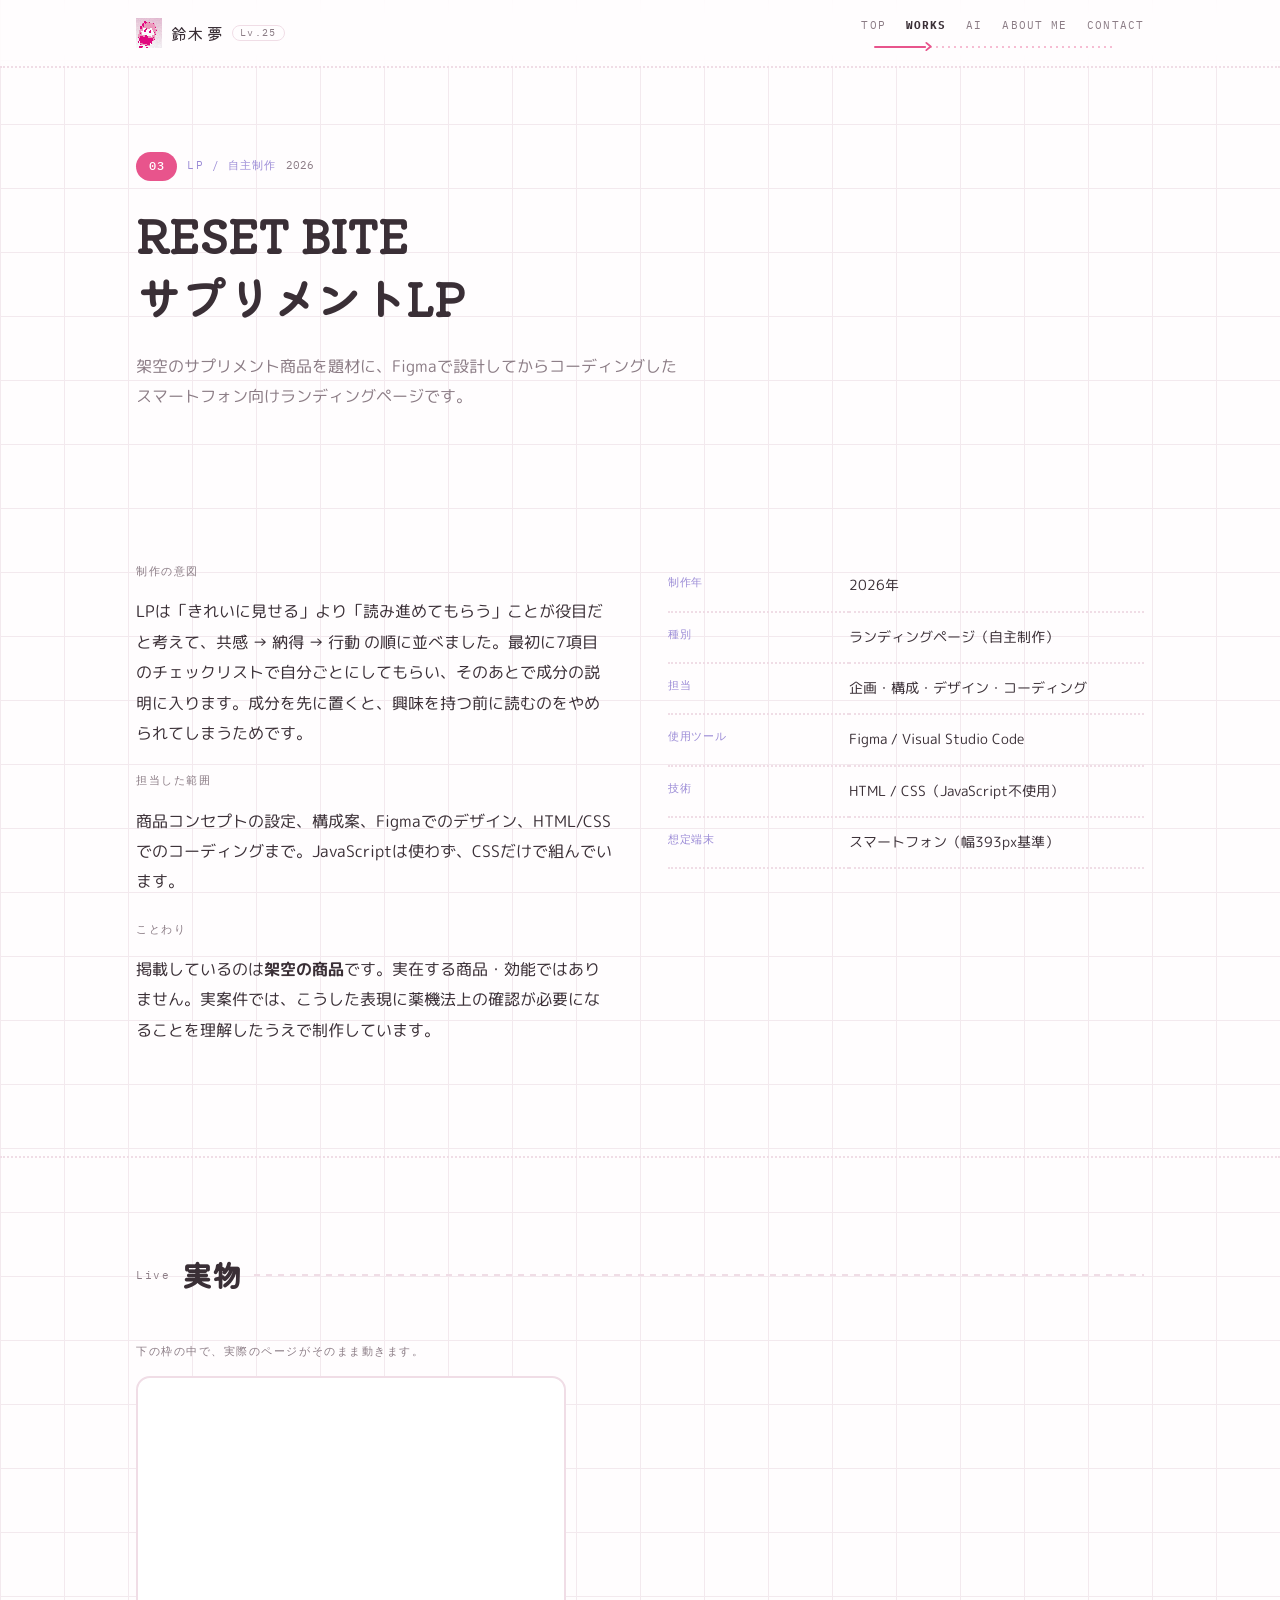
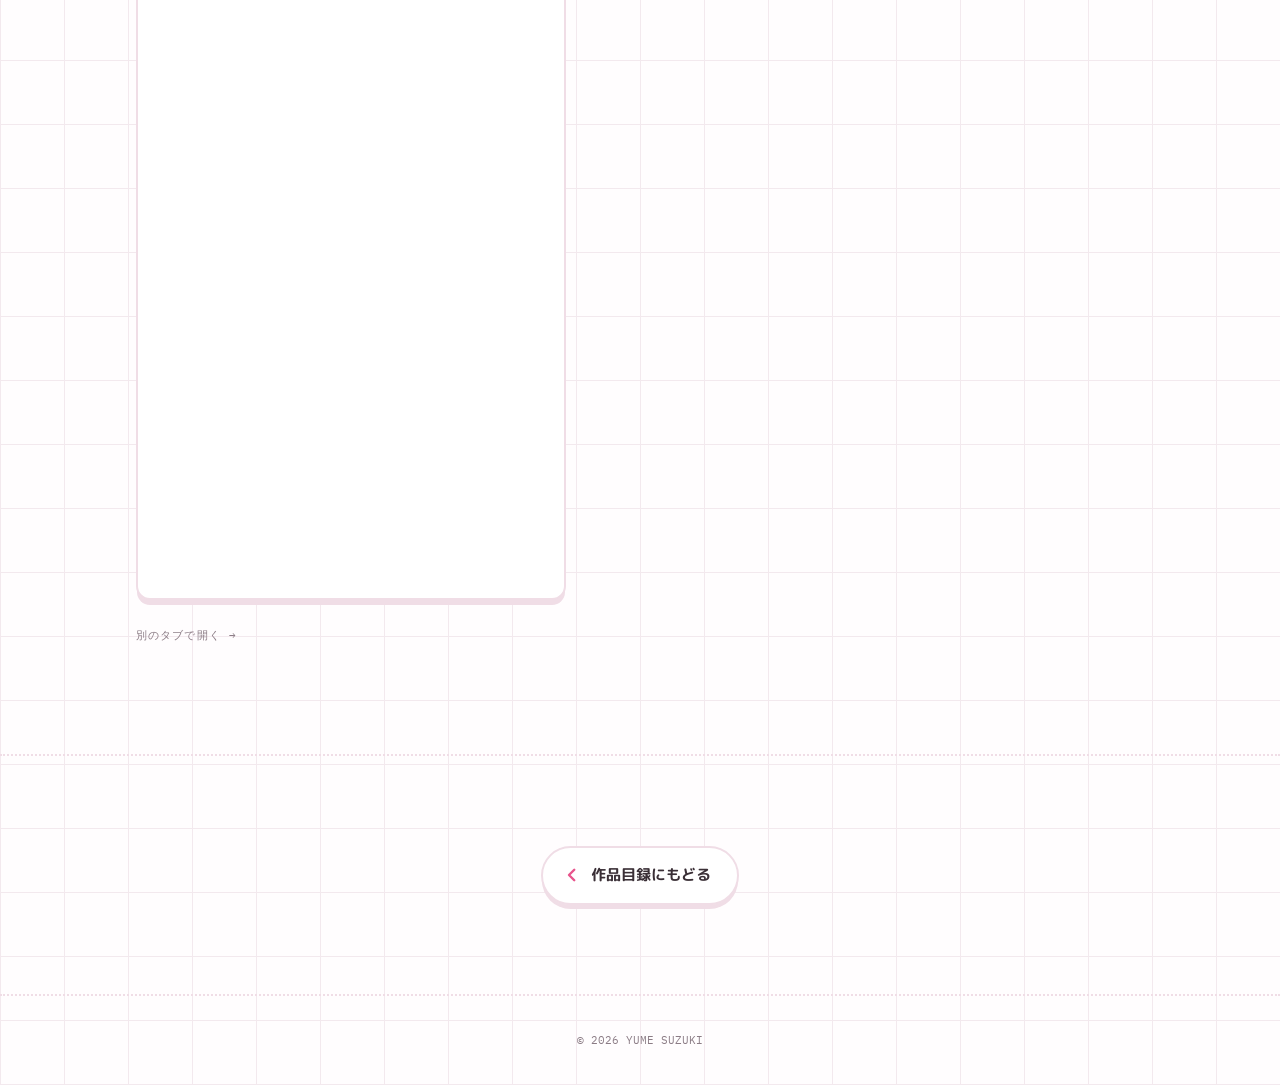
<file: works/reset-bite.html>
<!DOCTYPE html>
<html lang="ja">
<head>
<meta charset="UTF-8">
<!-- アクセス解析（Google アナリティクス） -->
<script async src="https://www.googletagmanager.com/gtag/js?id=G-JZ1YC4CE18"></script>
<script>
  window.dataLayer = window.dataLayer || [];
  function gtag(){dataLayer.push(arguments);}
  gtag("js", new Date());
  gtag("config", "G-JZ1YC4CE18");
</script>
<meta name="viewport" content="width=device-width, initial-scale=1">
<title>RESET BITE サプリメントLP｜鈴木夢 ポートフォリオ</title>
<meta name="description" content="架空のサプリメント商品を題材に、Figmaで設計してからコーディングしたスマートフォン向けランディングページ。">
<meta property="og:type" content="article">
<meta property="og:title" content="RESET BITE サプリメントLP｜鈴木夢 ポートフォリオ">
<link rel="canonical" href="https://ymr-yumalu.github.io/works/reset-bite.html">
<meta property="og:url" content="https://ymr-yumalu.github.io/works/reset-bite.html">
<meta property="og:description" content="架空のサプリメント商品を題材に、Figmaで設計してからコーディングしたスマートフォン向けランディングページ。">
<meta property="og:image" content="https://ymr-yumalu.github.io/img/ogp.png">
<meta property="og:site_name" content="鈴木夢 ポートフォリオ">
<meta property="og:locale" content="ja_JP">
<meta name="twitter:card" content="summary_large_image">
<link rel="preconnect" href="https://fonts.googleapis.com">
<link rel="preconnect" href="https://fonts.gstatic.com" crossorigin>
<link href="https://fonts.googleapis.com/css2?family=Kiwi+Maru:wght@400;500&family=M+PLUS+Rounded+1c:wght@400;500;700&family=IBM+Plex+Mono:wght@400;500&display=swap" rel="stylesheet">
<link rel="stylesheet" href="../assets/style.css">
<script type="application/ld+json">
{
  "@context":"https://schema.org",
  "@type":"CreativeWork",
  "name":"RESET BITE サプリメントLP",
  "creator":{"@type":"Person","name":"鈴木 夢"},
  "dateCreated":"2026",
  "genre":"ランディングページ",
  "keywords":["Figma","HTML","CSS","LP設計"],
  "abstract":"架空のサプリメント商品を題材に制作したスマートフォン向けランディングページ。実在する商品ではありません。"
}
</script>
</head>
<body>

<header class="site-head">
  <div class="wrap">
    <a class="logo" href="../index.html">
      <img src="../img/avatar.png" alt="" width="26" height="30">
      鈴木 夢
      <small>Lv.25</small>
    </a>
    <nav class="site-nav" aria-label="サイト内">
      <a href="../index.html#top">Top</a>
      <a href="../index.html#works">Works</a>
      <a href="../index.html#ai">AI</a>
      <a href="../index.html#about">About me</a>
      <a href="../index.html#contact">Contact</a>
      <span class="nav-arrow" data-at="1" aria-hidden="true">
        <span class="na-line"></span>
        <svg class="na-head" viewBox="0 0 14 18">
          <path d="M4 4 L10 9 L4 14" fill="none" stroke="currentColor"
                stroke-width="2.6" stroke-linecap="round" stroke-linejoin="round"/>
        </svg>
      </span>
    </nav>
  </div>
</header>

<main>
  <section class="detail-head">
    <div class="wrap">
      <div class="work-index" style="max-width:640px">
        <span class="num">03</span>
        <span class="cat">LP / 自主制作</span>
        <span class="year">2026</span>
      </div>
      <h1>RESET BITE<br>サプリメントLP</h1>
      <p class="lead" style="max-width:34em">
        架空のサプリメント商品を題材に、Figmaで設計してからコーディングしたスマートフォン向けランディングページです。
      </p>
    </div>
  </section>

  <section class="section">
    <div class="wrap">
      <div class="cols">
        <div class="prose">
          <p class="eyebrow">制作の意図</p>
          <p>LPは「きれいに見せる」より「読み進めてもらう」ことが役目だと考えて、共感 → 納得 → 行動 の順に並べました。最初に7項目のチェックリストで自分ごとにしてもらい、そのあとで成分の説明に入ります。成分を先に置くと、興味を持つ前に読むのをやめられてしまうためです。</p>
          <p class="eyebrow" style="margin-top:2em">担当した範囲</p>
          <p>商品コンセプトの設定、構成案、Figmaでのデザイン、HTML/CSSでのコーディングまで。JavaScriptは使わず、CSSだけで組んでいます。</p>
          <p class="eyebrow" style="margin-top:2em">ことわり</p>
          <p>掲載しているのは<strong>架空の商品</strong>です。実在する商品・効能ではありません。実案件では、こうした表現に薬機法上の確認が必要になることを理解したうえで制作しています。</p>
        </div>
        <div>
          <table class="ledger">
            <tbody>
              <tr><th>制作年</th><td>2026年</td></tr>
              <tr><th>種別</th><td>ランディングページ（自主制作）</td></tr>
              <tr><th>担当</th><td>企画・構成・デザイン・コーディング</td></tr>
              <tr><th>使用ツール</th><td>Figma / Visual Studio Code</td></tr>
              <tr><th>技術</th><td>HTML / CSS（JavaScript不使用）</td></tr>
              <tr><th>想定端末</th><td>スマートフォン（幅393px基準）</td></tr>
            </tbody>
          </table>
        </div>
      </div>
    </div>
  </section>

  <section class="section">
    <div class="wrap">
      <div class="section-head">
        <p class="eyebrow">Live</p>
        <h2>実物</h2>
      </div>
      <p class="eyebrow" style="margin-bottom:14px">下の枠の中で、実際のページがそのまま動きます。</p>
      <div class="embed" style="max-width:430px">
        <iframe src="https://ymr-yumalu.github.io/reset-bite-lp/"
                title="RESET BITE ランディングページ（実物）"
                height="820" loading="lazy"></iframe>
      </div>
      <p style="margin-top:18px">
        <a class="back" href="https://ymr-yumalu.github.io/reset-bite-lp/" target="_blank" rel="noopener">別のタブで開く →</a>
      </p>
    </div>
  </section>

  <section class="section">
    <div class="wrap back-wrap">
        <a class="back-btn" href="../index.html#works">
          <svg viewBox="0 0 24 24" aria-hidden="true"><path d="M15 5 L8 12 L15 19" fill="none"
            stroke="currentColor" stroke-width="3.2" stroke-linecap="round" stroke-linejoin="round"/></svg>
          作品目録にもどる
        </a>
      </div>
  </section>
</main>

<footer class="site-foot">
  <div class="wrap"><p>© 2026 YUME SUZUKI</p></div>
</footer>

<script src="../assets/motion.js" defer></script>
</body>
</html>
</file>
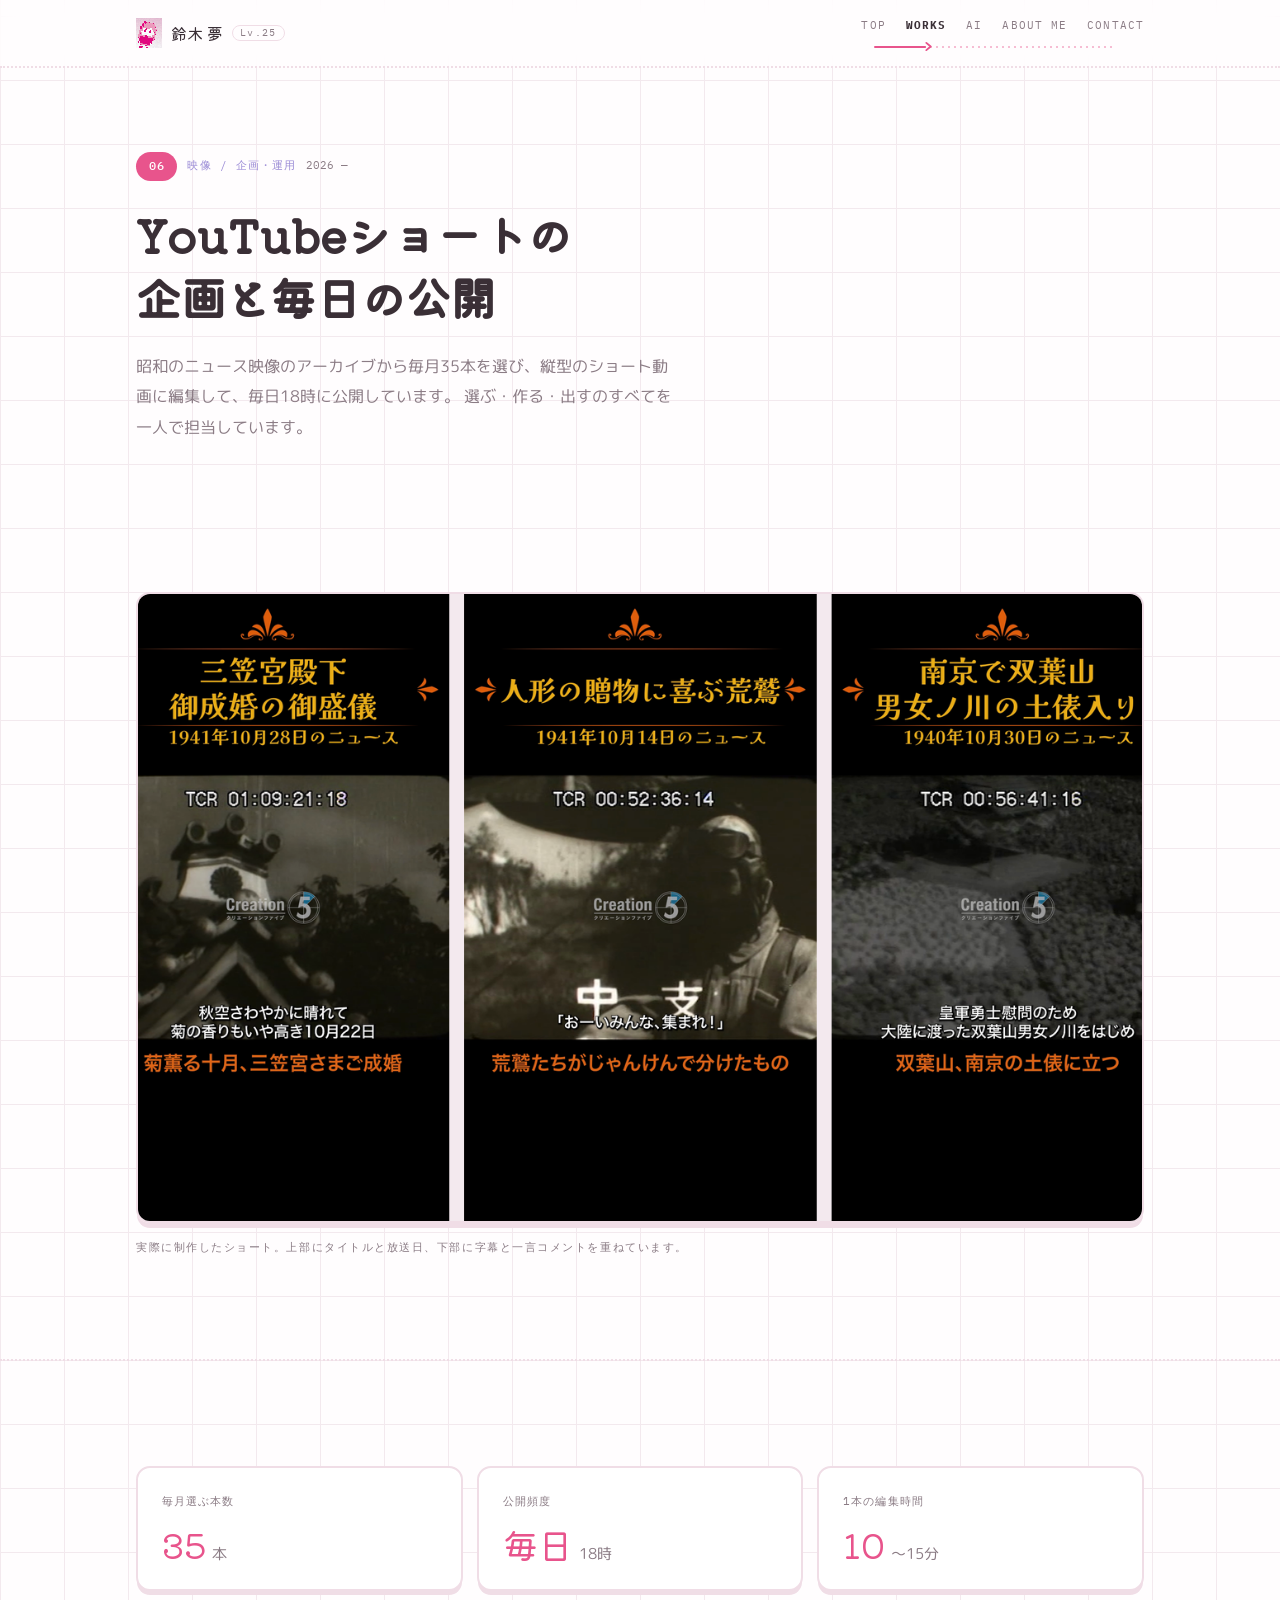
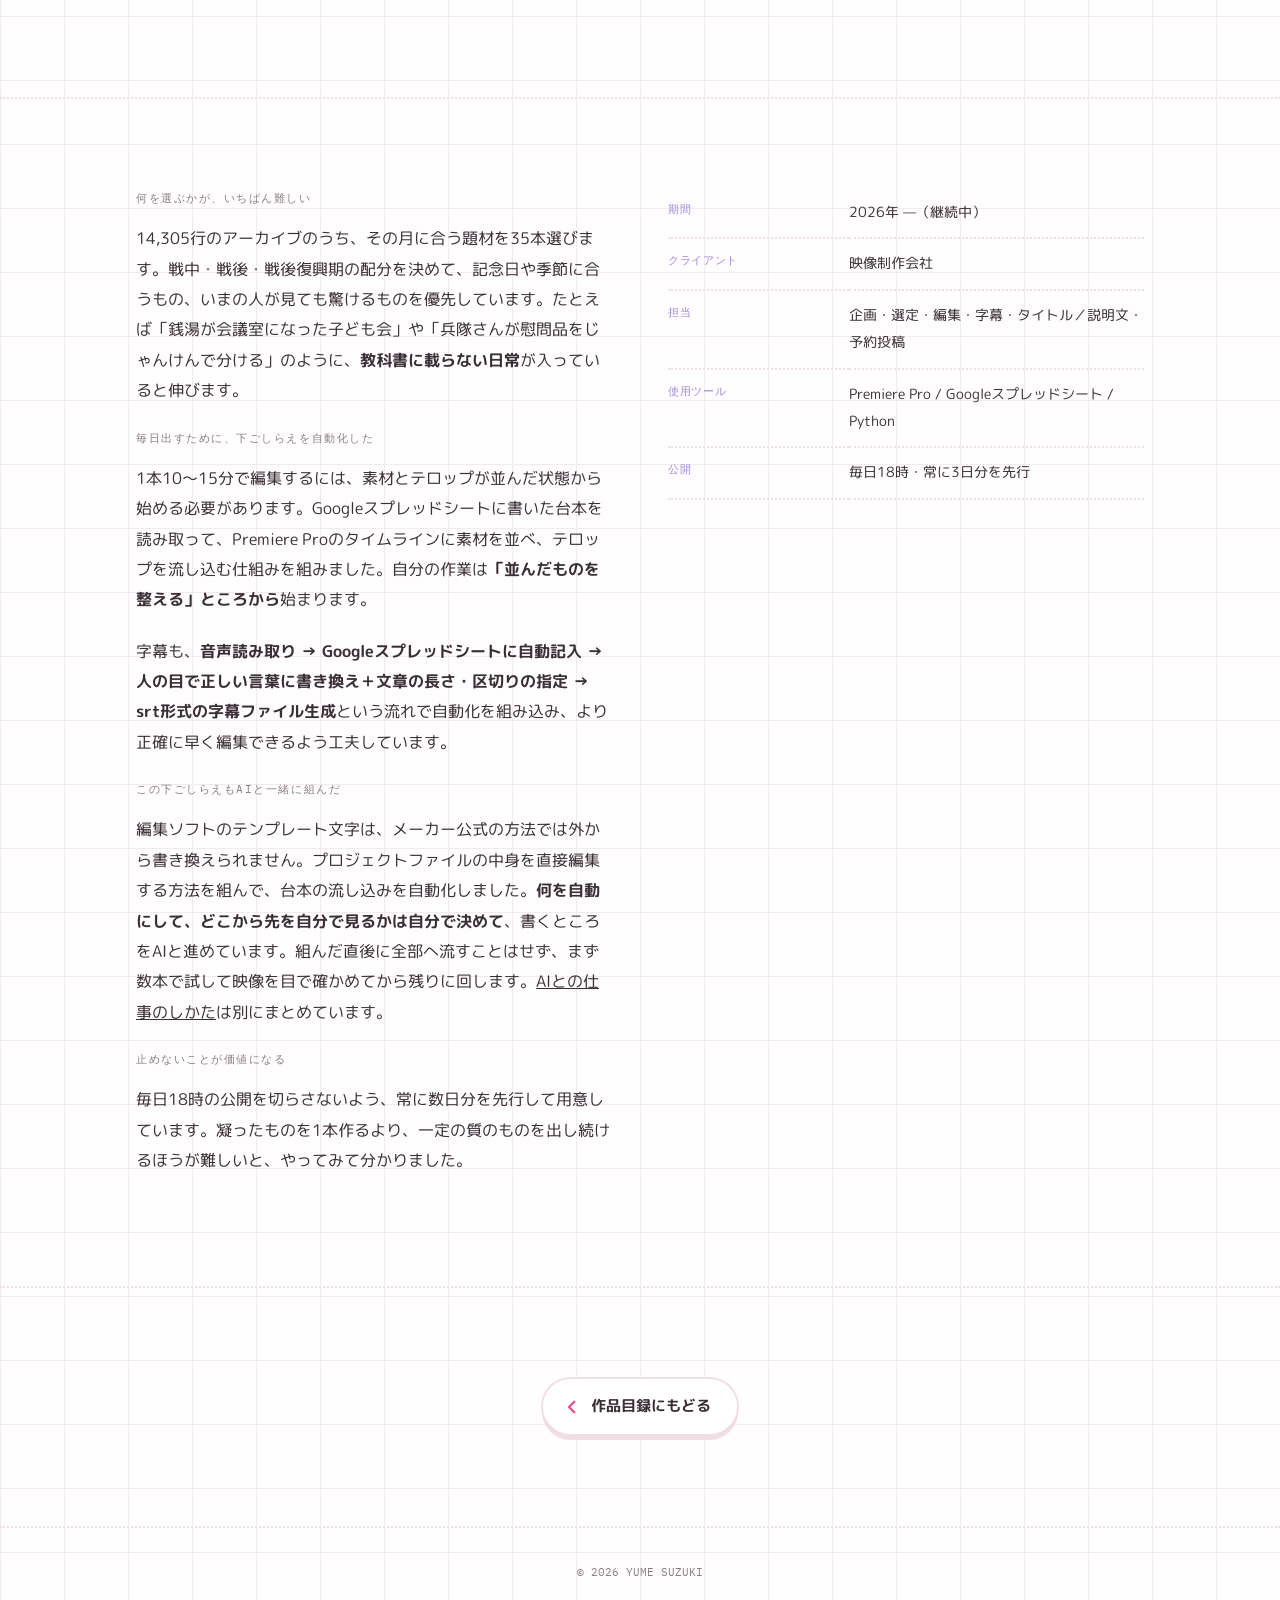
<file: works/shorts.html>
<!DOCTYPE html>
<html lang="ja">
<head>
<meta charset="UTF-8">
<!-- アクセス解析（Google アナリティクス） -->
<script async src="https://www.googletagmanager.com/gtag/js?id=G-JZ1YC4CE18"></script>
<script>
  window.dataLayer = window.dataLayer || [];
  function gtag(){dataLayer.push(arguments);}
  gtag("js", new Date());
  gtag("config", "G-JZ1YC4CE18");
</script>
<meta name="viewport" content="width=device-width, initial-scale=1">
<title>YouTubeショートの企画と毎日の公開｜鈴木夢 ポートフォリオ</title>
<meta name="description" content="14,305行のアーカイブから毎月35本を選び、縦型に編集して毎日18時に公開。編集の下ごしらえを半自動化した運用。">
<meta property="og:type" content="article">
<meta property="og:title" content="YouTubeショートの企画と毎日の公開｜鈴木夢 ポートフォリオ">
<link rel="canonical" href="https://ymr-yumalu.github.io/works/shorts.html">
<meta property="og:url" content="https://ymr-yumalu.github.io/works/shorts.html">
<meta property="og:description" content="14,305行のアーカイブから毎月35本を選び、縦型に編集して毎日18時に公開。編集の下ごしらえを半自動化した運用。">
<meta property="og:image" content="https://ymr-yumalu.github.io/img/ogp.png">
<meta property="og:site_name" content="鈴木夢 ポートフォリオ">
<meta property="og:locale" content="ja_JP">
<meta name="twitter:card" content="summary_large_image">
<link rel="preconnect" href="https://fonts.googleapis.com">
<link rel="preconnect" href="https://fonts.gstatic.com" crossorigin>
<link href="https://fonts.googleapis.com/css2?family=Kiwi+Maru:wght@400;500&family=M+PLUS+Rounded+1c:wght@400;500;700&family=IBM+Plex+Mono:wght@400;500&display=swap" rel="stylesheet">
<link rel="stylesheet" href="../assets/style.css">
<script type="application/ld+json">
{
  "@context":"https://schema.org",
  "@type":"CreativeWork",
  "name":"YouTubeショートの企画と毎日の公開",
  "creator":{"@type":"Person","name":"鈴木 夢"},
  "dateCreated":"2026",
  "genre":"映像・SNS運用",
  "keywords":["企画","選定","Premiere Pro","字幕","予約投稿","半自動化"],
  "abstract":"映像アーカイブから毎月35本を選び、縦型ショートに編集して毎日18時に公開する運用。"
}
</script>
</head>
<body>

<header class="site-head">
  <div class="wrap">
    <a class="logo" href="../index.html">
      <img src="../img/avatar.png" alt="" width="26" height="30">
      鈴木 夢
      <small>Lv.25</small>
    </a>
    <nav class="site-nav" aria-label="サイト内">
      <a href="../index.html#top">Top</a>
      <a href="../index.html#works">Works</a>
      <a href="../index.html#ai">AI</a>
      <a href="../index.html#about">About me</a>
      <a href="../index.html#contact">Contact</a>
      <span class="nav-arrow" data-at="1" aria-hidden="true">
        <span class="na-line"></span>
        <svg class="na-head" viewBox="0 0 14 18">
          <path d="M4 4 L10 9 L4 14" fill="none" stroke="currentColor"
                stroke-width="2.6" stroke-linecap="round" stroke-linejoin="round"/>
        </svg>
      </span>
    </nav>
  </div>
</header>

<main>
  <section class="detail-head">
    <div class="wrap">
      <div class="work-index" style="max-width:640px">
        <span class="num">06</span>
        <span class="cat">映像 / 企画・運用</span>
        <span class="year">2026 —</span>
      </div>
      <h1>YouTubeショートの<br>企画と毎日の公開</h1>
      <p class="lead" style="max-width:34em">
        昭和のニュース映像のアーカイブから毎月35本を選び、縦型のショート動画に編集して、毎日18時に公開しています。
        選ぶ・作る・出すのすべてを一人で担当しています。
      </p>
    </div>
  </section>

  <section class="section">
    <div class="wrap">
      <img src="../img/shorts.png" alt="制作したショート動画3本の画面。上部にタイトルと放送日、下部に字幕とキャッチコピーが入っている" class="shot">
      <p class="eyebrow" style="margin-top:14px">実際に制作したショート。上部にタイトルと放送日、下部に字幕と一言コメントを重ねています。</p>
    </div>
  </section>

  <section class="section">
    <div class="wrap">
      <dl class="figures">
        <div><dt>毎月選ぶ本数</dt><dd>35<small>本</small></dd></div>
        <div><dt>公開頻度</dt><dd>毎日<small>18時</small></dd></div>
        <div><dt>1本の編集時間</dt><dd>10<small>〜15分</small></dd></div>
      </dl>
    </div>
  </section>

  <section class="section">
    <div class="wrap">
      <div class="cols">
        <div class="prose">
          <p class="eyebrow">何を選ぶかが、いちばん難しい</p>
          <p>14,305行のアーカイブのうち、その月に合う題材を35本選びます。戦中・戦後・戦後復興期の配分を決めて、記念日や季節に合うもの、いまの人が見ても驚けるものを優先しています。たとえば「銭湯が会議室になった子ども会」や「兵隊さんが慰問品をじゃんけんで分ける」のように、<strong>教科書に載らない日常</strong>が入っていると伸びます。</p>

          <p class="eyebrow" style="margin-top:2em">毎日出すために、下ごしらえを自動化した</p>
          <p>1本10〜15分で編集するには、素材とテロップが並んだ状態から始める必要があります。Googleスプレッドシートに書いた台本を読み取って、Premiere Proのタイムラインに素材を並べ、テロップを流し込む仕組みを組みました。自分の作業は<strong>「並んだものを整える」ところから</strong>始まります。</p>
          <p>字幕も、<strong>音声読み取り → Googleスプレッドシートに自動記入 → 人の目で正しい言葉に書き換え＋文章の長さ・区切りの指定 → srt形式の字幕ファイル生成</strong>という流れで自動化を組み込み、より正確に早く編集できるよう工夫しています。</p>

          <p class="eyebrow" style="margin-top:2em">この下ごしらえもAIと一緒に組んだ</p>
          <p>編集ソフトのテンプレート文字は、メーカー公式の方法では外から書き換えられません。プロジェクトファイルの中身を直接編集する方法を組んで、台本の流し込みを自動化しました。<strong>何を自動にして、どこから先を自分で見るかは自分で決めて</strong>、書くところをAIと進めています。組んだ直後に全部へ流すことはせず、まず数本で試して映像を目で確かめてから残りに回します。<a href="../index.html#ai">AIとの仕事のしかた</a>は別にまとめています。</p>

          <p class="eyebrow" style="margin-top:2em">止めないことが価値になる</p>
          <p>毎日18時の公開を切らさないよう、常に数日分を先行して用意しています。凝ったものを1本作るより、一定の質のものを出し続けるほうが難しいと、やってみて分かりました。</p>

        </div>
        <div>
          <table class="ledger">
            <tbody>
              <tr><th>期間</th><td>2026年 —（継続中）</td></tr>
              <tr><th>クライアント</th><td>映像制作会社</td></tr>
              <tr><th>担当</th><td>企画・選定・編集・字幕・タイトル／説明文・予約投稿</td></tr>
              <tr><th>使用ツール</th><td>Premiere Pro / Googleスプレッドシート / Python</td></tr>
              <tr><th>公開</th><td>毎日18時・常に3日分を先行</td></tr>
            </tbody>
          </table>
        </div>
      </div>
    </div>
  </section>

  <section class="section">
    <div class="wrap back-wrap">
        <a class="back-btn" href="../index.html#works">
          <svg viewBox="0 0 24 24" aria-hidden="true"><path d="M15 5 L8 12 L15 19" fill="none"
            stroke="currentColor" stroke-width="3.2" stroke-linecap="round" stroke-linejoin="round"/></svg>
          作品目録にもどる
        </a>
      </div>
  </section>
</main>

<footer class="site-foot">
  <div class="wrap"><p>© 2026 YUME SUZUKI</p></div>
</footer>

<script src="../assets/motion.js" defer></script>
</body>
</html>
</file>
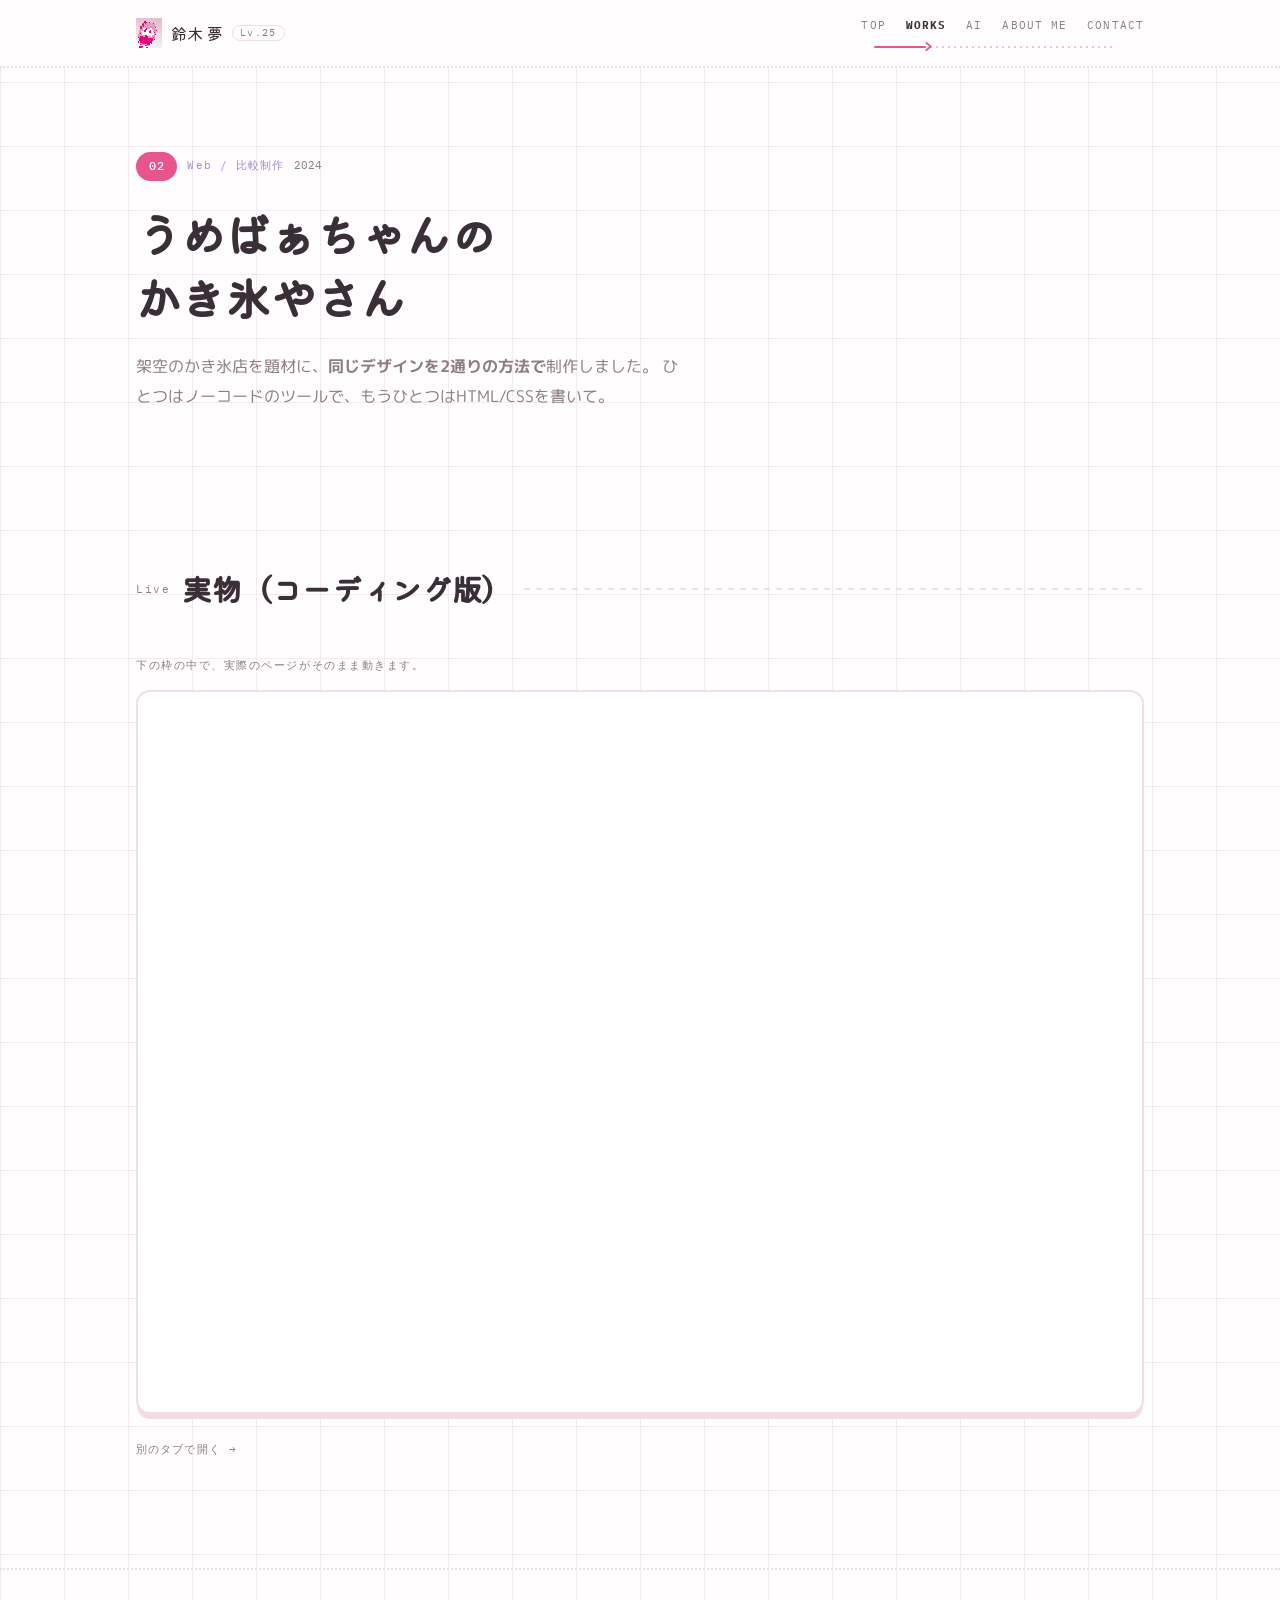
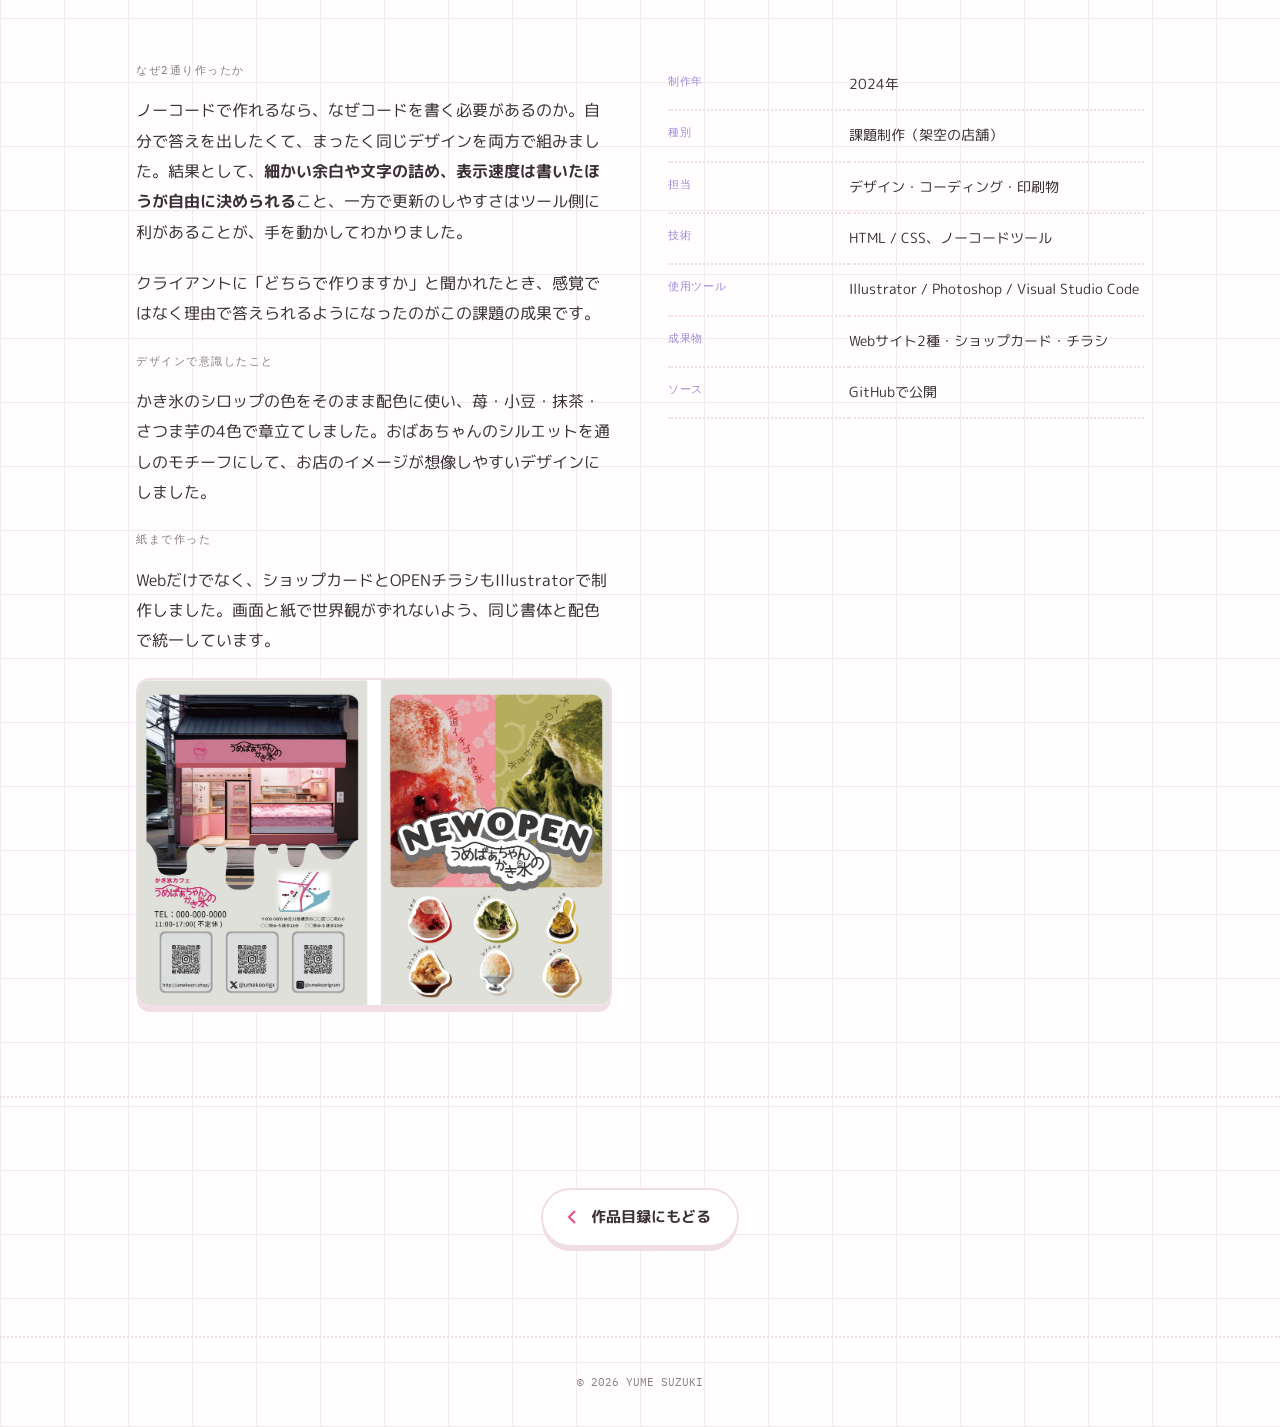
<file: works/umebaachan.html>
<!DOCTYPE html>
<html lang="ja">
<head>
<meta charset="UTF-8">
<!-- アクセス解析（Google アナリティクス） -->
<script async src="https://www.googletagmanager.com/gtag/js?id=G-JZ1YC4CE18"></script>
<script>
  window.dataLayer = window.dataLayer || [];
  function gtag(){dataLayer.push(arguments);}
  gtag("js", new Date());
  gtag("config", "G-JZ1YC4CE18");
</script>
<meta name="viewport" content="width=device-width, initial-scale=1">
<title>うめばぁちゃんのかき氷やさん｜鈴木夢 ポートフォリオ</title>
<meta name="description" content="同じデザインをノーコードとHTML/CSSの2通りで制作し、違いを検証した課題。ショップカードとチラシも制作。">
<meta property="og:type" content="article">
<meta property="og:title" content="うめばぁちゃんのかき氷やさん｜鈴木夢 ポートフォリオ">
<link rel="canonical" href="https://ymr-yumalu.github.io/works/umebaachan.html">
<meta property="og:url" content="https://ymr-yumalu.github.io/works/umebaachan.html">
<meta property="og:description" content="同じデザインをノーコードとHTML/CSSの2通りで制作し、違いを検証した課題。ショップカードとチラシも制作。">
<meta property="og:image" content="https://ymr-yumalu.github.io/img/ogp.png">
<meta property="og:site_name" content="鈴木夢 ポートフォリオ">
<meta property="og:locale" content="ja_JP">
<meta name="twitter:card" content="summary_large_image">
<link rel="preconnect" href="https://fonts.googleapis.com">
<link rel="preconnect" href="https://fonts.gstatic.com" crossorigin>
<link href="https://fonts.googleapis.com/css2?family=Kiwi+Maru:wght@400;500&family=M+PLUS+Rounded+1c:wght@400;500;700&family=IBM+Plex+Mono:wght@400;500&display=swap" rel="stylesheet">
<link rel="stylesheet" href="../assets/style.css">
<script type="application/ld+json">
{
  "@context":"https://schema.org",
  "@type":"CreativeWork",
  "name":"うめばぁちゃんのかき氷やさん",
  "creator":{"@type":"Person","name":"鈴木 夢"},
  "dateCreated":"2024",
  "genre":"Webサイト",
  "keywords":["HTML","CSS","ノーコード","印刷物","Illustrator"],
  "abstract":"同じデザインをノーコードとコーディングの2通りで制作し、違いを検証した課題。"
}
</script>
</head>
<body>

<header class="site-head">
  <div class="wrap">
    <a class="logo" href="../index.html">
      <img src="../img/avatar.png" alt="" width="26" height="30">
      鈴木 夢
      <small>Lv.25</small>
    </a>
    <nav class="site-nav" aria-label="サイト内">
      <a href="../index.html#top">Top</a>
      <a href="../index.html#works">Works</a>
      <a href="../index.html#ai">AI</a>
      <a href="../index.html#about">About me</a>
      <a href="../index.html#contact">Contact</a>
      <span class="nav-arrow" data-at="1" aria-hidden="true">
        <span class="na-line"></span>
        <svg class="na-head" viewBox="0 0 14 18">
          <path d="M4 4 L10 9 L4 14" fill="none" stroke="currentColor"
                stroke-width="2.6" stroke-linecap="round" stroke-linejoin="round"/>
        </svg>
      </span>
    </nav>
  </div>
</header>

<main>
  <section class="detail-head">
    <div class="wrap">
      <div class="work-index" style="max-width:640px">
        <span class="num">02</span>
        <span class="cat">Web / 比較制作</span>
        <span class="year">2024</span>
      </div>
      <h1>うめばぁちゃんの<br>かき氷やさん</h1>
      <p class="lead" style="max-width:34em">
        架空のかき氷店を題材に、<strong>同じデザインを2通りの方法で</strong>制作しました。
        ひとつはノーコードのツールで、もうひとつはHTML/CSSを書いて。
      </p>
    </div>
  </section>

  <section class="section">
    <div class="wrap">
      <div class="section-head">
        <p class="eyebrow">Live</p>
        <h2>実物（コーディング版）</h2>
      </div>
      <p class="eyebrow" style="margin-bottom:14px">下の枠の中で、実際のページがそのまま動きます。</p>
      <div class="embed">
        <iframe src="https://ymr-yumalu.github.io/kakigoori-site/"
                title="うめばぁちゃんのかき氷やさん（コーディング版・実物）"
                height="720" loading="lazy"></iframe>
      </div>
      <p style="margin-top:18px">
        <a class="back" href="https://ymr-yumalu.github.io/kakigoori-site/" target="_blank" rel="noopener">別のタブで開く →</a>
      </p>
    </div>
  </section>

  <section class="section">
    <div class="wrap">
      <div class="cols">
        <div class="prose">
          <p class="eyebrow">なぜ2通り作ったか</p>
          <p>ノーコードで作れるなら、なぜコードを書く必要があるのか。自分で答えを出したくて、まったく同じデザインを両方で組みました。結果として、<strong>細かい余白や文字の詰め、表示速度は書いたほうが自由に決められる</strong>こと、一方で更新のしやすさはツール側に利があることが、手を動かしてわかりました。</p>
          <p>クライアントに「どちらで作りますか」と聞かれたとき、感覚ではなく理由で答えられるようになったのがこの課題の成果です。</p>

          <p class="eyebrow" style="margin-top:2em">デザインで意識したこと</p>
          <p>かき氷のシロップの色をそのまま配色に使い、苺・小豆・抹茶・さつま芋の4色で章立てしました。おばあちゃんのシルエットを通しのモチーフにして、お店のイメージが想像しやすいデザインにしました。</p>

          <p class="eyebrow" style="margin-top:2em">紙まで作った</p>
          <p>Webだけでなく、ショップカードとOPENチラシもIllustratorで制作しました。画面と紙で世界観がずれないよう、同じ書体と配色で統一しています。</p>
          <img src="../img/umebaachan-print.jpg" alt="ショップカードとOPENチラシ" class="shot reveal" style="margin-top:1.4em">
        </div>
        <div>
          <table class="ledger">
            <tbody>
              <tr><th>制作年</th><td>2024年</td></tr>
              <tr><th>種別</th><td>課題制作（架空の店舗）</td></tr>
              <tr><th>担当</th><td>デザイン・コーディング・印刷物</td></tr>
              <tr><th>技術</th><td>HTML / CSS、ノーコードツール</td></tr>
              <tr><th>使用ツール</th><td>Illustrator / Photoshop / Visual Studio Code</td></tr>
              <tr><th>成果物</th><td>Webサイト2種・ショップカード・チラシ</td></tr>
              <tr><th>ソース</th><td>GitHubで公開</td></tr>
            </tbody>
          </table>
        </div>
      </div>
    </div>
  </section>

  <section class="section">
    <div class="wrap back-wrap">
        <a class="back-btn" href="../index.html#works">
          <svg viewBox="0 0 24 24" aria-hidden="true"><path d="M15 5 L8 12 L15 19" fill="none"
            stroke="currentColor" stroke-width="3.2" stroke-linecap="round" stroke-linejoin="round"/></svg>
          作品目録にもどる
        </a>
      </div>
  </section>
</main>

<footer class="site-foot">
  <div class="wrap"><p>© 2026 YUME SUZUKI</p></div>
</footer>

<script src="../assets/motion.js" defer></script>
</body>
</html>
</file>
<file: assets/style.css>
/* =========================================================
   鈴木夢 ポートフォリオ
   様式：方眼紙の上に、カードを並べた作品ノート。
   色と書体は :root に集約。ここだけ変えれば全体が変わる。
   ========================================================= */
:root{
  --bg:#FFFDFE;          /* 紙 */
  --grid:#F3E9EE;        /* 方眼の線 */
  --card:#FFFFFF;        /* カード面 */
  --ink:#3A2F36;         /* 文字 */
  --ink-2:#8B7C85;       /* 補助文字 */
  --rule:#F0DDE6;        /* 罫線・影 */
  --pink:#E8548C;        /* 主役の色 */
  --pink-soft:#FDE8F0;
  --purple:#9B8BD6;      /* second */
  --purple-soft:#EFEBFA;

  --f-d:"Kiwi Maru", serif;                       /* 見出し */
  --f-b:"M PLUS Rounded 1c", system-ui, sans-serif; /* 本文 */
  --f-m:"IBM Plex Mono", ui-monospace, monospace;   /* ラベル・数字 */

  --gutter:clamp(18px, 5vw, 56px);
  --measure:34em;
}
/* ダークモード。OS設定に追従し、[data-theme] があればそちらを優先 */
@media (prefers-color-scheme: dark){
  :root:not([data-theme="light"]){
    --bg:#1C1620; --grid:#2A2130; --card:#241C2A; --ink:#F3E9EF; --ink-2:#A797A4;
    --rule:#392E42; --pink:#FF87B4; --pink-soft:#33202A; --purple:#B7A8EC; --purple-soft:#261F35;
  }
}
:root[data-theme="dark"]{
  --bg:#1C1620; --grid:#2A2130; --card:#241C2A; --ink:#F3E9EF; --ink-2:#A797A4;
  --rule:#392E42; --pink:#FF87B4; --pink-soft:#33202A; --purple:#B7A8EC; --purple-soft:#261F35;
}
:root[data-theme="light"]{
  --bg:#FFFDFE; --grid:#F3E9EE; --card:#FFFFFF; --ink:#3A2F36; --ink-2:#8B7C85;
  --rule:#F0DDE6; --pink:#E8548C; --pink-soft:#FDE8F0; --purple:#9B8BD6; --purple-soft:#EFEBFA;
}

*,*::before,*::after{ box-sizing:border-box; }
html{ -webkit-text-size-adjust:100%; scroll-behavior:smooth; }
body{
  margin:0; color:var(--ink); font-family:var(--f-b);
  font-size:16px; line-height:1.9;
  /* 方眼紙。64pxマスの薄い罫 */
  background:
    repeating-linear-gradient(0deg,  var(--grid) 0 1px, transparent 1px 64px),
    repeating-linear-gradient(90deg, var(--grid) 0 1px, transparent 1px 64px),
    var(--bg);
}
img{ max-width:100%; height:auto; display:block; }
a{ color:inherit; }
:focus-visible{ outline:2px solid var(--pink); outline-offset:3px; }
@media (prefers-reduced-motion: reduce){ *{ animation:none !important; transition:none !important; } }

.wrap{ max-width:1120px; margin-inline:auto; padding-inline:var(--gutter); }
.eyebrow{ font-family:var(--f-m); font-size:11px; letter-spacing:.14em; color:var(--ink-2); }
.num{ font-family:var(--f-m); font-variant-numeric:tabular-nums; }

/* ── ヘッダー ──
   ロゴの左にドット絵、ナビはホバーで下線が伸びる。
   右端の CONTACT だけピル型にして、行き先をひとつに絞る。 */
.site-head{
  position:sticky; top:0; z-index:10;
  background:color-mix(in srgb, var(--bg) 82%, transparent);
  backdrop-filter:blur(10px) saturate(1.2);
  border-bottom:2px dotted var(--rule);
}
.site-head .wrap{
  display:flex; align-items:center; justify-content:space-between;
  gap:10px 16px; padding-block:11px; flex-wrap:wrap;
}
.site-head .logo{
  display:inline-flex; align-items:center; gap:9px;
  font-family:var(--f-d); font-size:16px; text-decoration:none; line-height:1;
}
.site-head .logo img{
  width:26px; height:auto; image-rendering:pixelated;
  transition:transform .25s cubic-bezier(.2,1.4,.4,1);
}
.site-head .logo:hover img{ transform:translateY(-3px) rotate(-6deg); }
.site-head .logo small{
  font-family:var(--f-m); font-size:9.5px; letter-spacing:.14em; color:var(--ink-2);
  border:1px solid var(--rule); border-radius:999px; padding:2px 7px;
}
.site-nav{
  position:relative; display:flex; align-items:center;
  gap:clamp(10px,2.4vw,20px);
  padding-bottom:15px;          /* 下に矢印のレールを置くぶん */
}
.site-nav a{
  position:relative; padding-block:4px;
  font-family:var(--f-m); font-size:11px; letter-spacing:.1em;
  text-transform:uppercase; text-decoration:none; color:var(--ink-2);
  transition:color .25s;
}
/* 下線がホバーで左から伸びる。scaleXではなくbackground-sizeで伸ばす
   （scaleXは折り返しで崩れるため） */
.site-nav a{
  background-image:linear-gradient(var(--pink), var(--pink));
  background-repeat:no-repeat; background-position:left bottom;
  background-size:0% 2px; transition:background-size .25s, color .25s;
}
.site-nav a:hover{ background-size:100% 2px; color:var(--ink); }
/* いま見ている場所。矢印の先が届いた項目が濃くなる */
.site-nav a.here{ color:var(--ink); font-weight:700; }

/* ── ナビの下をのびていく矢印 ──
   いまページのどこにいるかを、矢印の長さで見せる。
   先端の座標は motion.js が --na-tip / --na-len に入れる。 */
.nav-arrow{
  position:absolute; left:0; right:0; bottom:2px; height:12px;
  color:var(--pink); pointer-events:none;
}
/* 進む先を示すレール（点線）。TOPの中心からCONTACTの中心まで */
.nav-arrow::before{
  content:''; position:absolute; top:50%; margin-top:-1px;
  left:var(--na-start,0px); width:var(--na-full,0px); height:2px;
  background-image:radial-gradient(circle,
    color-mix(in srgb, var(--pink) 38%, transparent) 1px, transparent 1.2px);
  background-size:6px 2px; background-repeat:repeat-x;
}
.na-line{
  position:absolute; top:50%; left:var(--na-start,0px);
  width:var(--na-len,0px); height:2px; margin-top:-1px;
  background:var(--pink); border-radius:2px;
}
.na-head{
  position:absolute; top:50%; left:var(--na-tip,0px);
  width:11px; height:13px; margin-top:-6.5px; margin-left:-3px;
}

/* ── 表紙：プロフィールカード＋見出し ── */
.cover{ padding-block:clamp(40px,8vw,88px); }
.cover .cover-grid{ display:grid; gap:clamp(24px,5vw,52px); grid-template-columns:1fr; align-items:center; }
@media (min-width:860px){ .cover .cover-grid{ grid-template-columns:minmax(0,320px) minmax(0,1fr); } }

.pcard{
  background:linear-gradient(150deg, var(--purple-soft), var(--pink-soft));
  border:3px solid var(--card); border-radius:18px; padding:14px;
  box-shadow:0 10px 0 -2px var(--rule), 0 18px 30px -18px rgba(0,0,0,.35);
  transform:rotate(-2.2deg);
}
.pcard-in{ background:var(--card); border-radius:12px; padding:18px 18px 22px; text-align:center; }
.pcard .lv{ font-family:var(--f-m); font-size:10px; letter-spacing:.14em; color:var(--ink-2); margin:0; }
.pcard h2{ font-family:var(--f-d); font-size:1.45rem; margin:.25em 0 .1em; }
.pcard .en{ font-family:var(--f-m); font-size:10.5px; letter-spacing:.2em; color:var(--ink-2); margin:0; }
.pcard ul{ list-style:none; padding:0; margin:14px 0 0; display:flex; flex-wrap:wrap; gap:6px; justify-content:center; }
.pcard li{ font-size:11px; font-weight:700; background:var(--pink-soft); color:var(--pink); border-radius:999px; padding:3px 10px; }

.cover h1{
  /* 「紙も、Webも、映像も。」が狭い画面でも1行に収まる大きさ */
  font-family:var(--f-d); font-size:clamp(1.5rem,7.2vw,3.2rem);
  line-height:1.35; margin:0 0 .5em; text-wrap:balance;
}
/* 860〜1120pxは2カラムになって右側が狭いので、その帯だけ見出しを抑える
   （この幅で「紙も、Webも、映像も。」が2行に折り返すのを防ぐ） */
@media (min-width:860px) and (max-width:1200px){
  .cover h1{ font-size:clamp(1.5rem,4vw,3.2rem); }
}
.cover h1 mark{ background:linear-gradient(transparent 62%, var(--pink-soft) 62%); color:inherit; }
.cover h1 .en{
  display:block; font-family:var(--f-m); font-size:clamp(.66rem,1.8vw,.8rem);
  letter-spacing:.26em; color:var(--ink-2); margin-top:1.6em;
}
.cover .lead{ max-width:var(--measure); color:var(--ink-2); font-size:clamp(.95rem,1.7vw,1.05rem); }
.cover .meta{ margin-top:1.8em; display:flex; flex-wrap:wrap; gap:6px 10px; padding:0; list-style:none; }
.cover .meta span{ font-family:var(--f-m); font-size:11px; color:var(--ink-2); background:var(--card);
  border:1px solid var(--rule); border-radius:999px; padding:3px 11px; }

/* ── セクション ── */
.section{ padding-block:clamp(40px,7vw,90px); }
.section + .section{ border-top:2px dotted var(--rule); }
.section-head{ display:flex; align-items:center; gap:12px; margin-bottom:clamp(20px,4vw,38px); flex-wrap:wrap; }
.section-head h2{ font-family:var(--f-d); font-size:clamp(1.3rem,3.2vw,1.85rem); margin:0; }
.section-head .eyebrow{ order:-1; width:100%; }
@media (min-width:600px){ .section-head .eyebrow{ order:0; width:auto; } }
.section-head::after{
  content:""; flex:1; min-width:40px; height:2px;
  background:repeating-linear-gradient(90deg, var(--rule) 0 6px, transparent 6px 12px);
}

/* ── 作品カード ── */
.works{ display:grid; gap:clamp(20px,3.5vw,32px); grid-template-columns:1fr; }
@media (min-width:800px){ .works{ grid-template-columns:1fr 1fr; } }
.work{
  background:var(--card); border:2px solid var(--rule); border-radius:16px; overflow:hidden;
  text-decoration:none; color:inherit; display:flex; flex-direction:column;
  box-shadow:0 6px 0 -1px var(--rule);
  transition:transform .2s, box-shadow .2s;
}
.work:hover{ transform:translateY(-4px); box-shadow:0 12px 0 -2px var(--pink-soft); }
.work-fig{ aspect-ratio:16/10; overflow:hidden; background:var(--grid); position:relative; }
.work-fig img{ width:100%; height:100%; object-fit:cover; object-position:top center; }
.work-body{ padding:18px 20px 22px; position:relative; flex:1; display:flex; flex-direction:column; }
.work-index{ display:flex; align-items:center; gap:10px; flex-wrap:wrap; }
.work-index .num{
  position:absolute; top:-20px; right:16px;
  background:var(--pink); color:#fff; font-size:13px; font-weight:500;
  border-radius:999px; width:38px; height:38px; display:grid; place-content:center;
  border:3px solid var(--card);
}
.work-index .cat{ font-family:var(--f-m); font-size:10.5px; letter-spacing:.1em; color:var(--purple); }
.work-index .year{ font-family:var(--f-m); font-size:10.5px; color:var(--ink-2); }
.work-body h3{ font-family:var(--f-d); font-size:1.12rem; margin:.4em 0 .5em; line-height:1.45; }
.work-body p{ margin:0 0 1em; color:var(--ink-2); font-size:.88rem; }
.tags{ display:flex; flex-wrap:wrap; gap:5px; list-style:none; padding:0; margin:0 0 1em; }
.tags li{ font-family:var(--f-m); font-size:10px; color:var(--ink-2); background:var(--grid);
  border-radius:6px; padding:3px 8px; }
.more{ font-family:var(--f-m); font-size:11px; letter-spacing:.1em; color:var(--pink); margin-top:auto; }
.work:hover .more{ text-decoration:underline; text-underline-offset:4px; }

/* ── 数字 ── */
.figures{ display:grid; gap:14px; grid-template-columns:repeat(auto-fit,minmax(168px,1fr)); }
.figures div{
  background:var(--card); border:2px solid var(--rule); border-radius:14px;
  padding:clamp(16px,3vw,24px); box-shadow:0 5px 0 -1px var(--rule);
}
.figures dt{ font-family:var(--f-m); font-size:10.5px; letter-spacing:.1em; color:var(--ink-2); }
.figures dd{
  margin:.3em 0 0; font-family:var(--f-d); font-size:clamp(1.5rem,4vw,2.2rem);
  font-variant-numeric:tabular-nums; line-height:1.2; color:var(--pink);
}
.figures dd small{ font-size:.42em; font-family:var(--f-b); color:var(--ink-2); margin-left:.4em; }

/* ── 略歴 ── */
.cols{ display:grid; gap:clamp(24px,5vw,56px); grid-template-columns:1fr; }
@media (min-width:800px){ .cols{ grid-template-columns:minmax(0,1fr) minmax(0,1fr); } }
.prose{ max-width:var(--measure); }
.prose p{ margin:0 0 1.3em; }
.ledger{ width:100%; border-collapse:collapse; font-size:.9rem; table-layout:fixed; }
.ledger th,.ledger td{ text-align:left; padding:11px 0; border-bottom:2px dotted var(--rule); vertical-align:top; }
.ledger th{ font-weight:400; color:var(--purple); font-family:var(--f-m); font-size:11px;
  letter-spacing:.06em; padding-right:16px; width:38%; }
.ledger td{ word-break:break-word; }

/* ── 連絡先 ── */
.contact a{ font-family:var(--f-d); font-size:clamp(1.1rem,3.4vw,1.7rem); text-decoration:none;
  border-bottom:3px solid var(--pink-soft); }
.contact a:hover{ color:var(--pink); border-bottom-color:var(--pink); }

/* ── フッター ── */
.site-foot{ padding-block:34px; border-top:2px dotted var(--rule); }
.site-foot p{ margin:0; font-family:var(--f-m); font-size:11px; color:var(--ink-2); text-align:center; }

/* ── 詳細ページ ── */
.detail-head{ padding-block:clamp(36px,7vw,84px) clamp(22px,4vw,44px); }
.detail-head .work-index{ position:relative; }
.detail-head .work-index .num{
  position:static; width:auto; height:auto; border:0; border-radius:999px;
  padding:3px 13px; font-size:12px; letter-spacing:.06em;
}
.detail-head h1{ font-family:var(--f-d); font-size:clamp(1.6rem,5vw,2.8rem);
  line-height:1.4; margin:.5em 0 .5em; text-wrap:balance; }
.detail-head .lead{ color:var(--ink-2); }
.shot{ border:2px solid var(--rule); border-radius:14px; overflow:hidden; box-shadow:0 6px 0 -1px var(--rule); }
.embed{ border:2px solid var(--rule); border-radius:14px; overflow:hidden; background:var(--card);
  box-shadow:0 6px 0 -1px var(--rule); }
.embed iframe{ display:block; width:100%; max-width:100%; border:0; }
.back{ font-family:var(--f-m); font-size:11px; letter-spacing:.1em; text-decoration:none; color:var(--ink-2); }
.back:hover{ color:var(--pink); }
code{ font-family:var(--f-m); font-size:.85em; background:var(--grid); padding:1px 5px; border-radius:4px; }

/* ── 小さい画面の調整 ── */
@media (max-width:620px){
  .site-head .wrap{ padding-block:10px; }
  .site-nav{ gap:11px; padding-bottom:13px; }
  .site-nav a{ font-size:9.5px; letter-spacing:.06em; }
  .nav-arrow{ height:10px; }
  .na-head{ width:10px; height:12px; margin-top:-6px; }
  .pcard{ transform:rotate(-1.4deg); }
  .ai-tabs{ gap:9px 8px; }
  .ai-tab{ font-size:.82rem; padding:7px 12px; }
  .ai-item{ width:86%; }
  .ledger th{ width:42%; padding-right:12px; }
}

/* =========================================================
   ローディング画面
   既存ポートフォリオ表紙のゲームボーイを起動させる演出。
   ・JSなし。CSSアニメーションだけで消える
   ・アニメーションを切っている人には一瞬で消える（見えない）
   ・素材が白背景なので、画面の地色も白で合わせて境目を消している
   ========================================================= */
.loader{
  position:fixed; inset:0; z-index:9999;
  display:grid; place-content:center; justify-items:center; gap:22px;
  background:var(--bg);
  animation:loader-out .5s ease 2.2s forwards;
}
.loader img{
  width:min(44vw, 200px); height:auto;
  animation:loader-pop .6s cubic-bezier(.2,1.3,.4,1) both;
}
/* 画面の光が走る（電源を入れた感じ） */
.loader .scan{
  position:absolute; top:0; left:0; right:0; bottom:0; pointer-events:none;
  background:linear-gradient(180deg, transparent 45%, rgba(232,84,140,.16) 50%, transparent 55%);
  background-size:100% 220px;
  animation:loader-scan 1.1s linear 2;
}
.loader p{
  margin:0; font-family:var(--f-m); font-size:11px; letter-spacing:.24em; color:#B6A5B0;
}
.loader p::after{ content:""; animation:loader-dots 1s steps(4,end) infinite; }

@keyframes loader-pop{ from{ opacity:0; transform:translateY(14px) scale(.94) rotate(-4deg); }
                       to  { opacity:1; transform:none; } }
@keyframes loader-scan{ from{ background-position:0 -220px; } to{ background-position:0 100vh; } }
@keyframes loader-dots{ 0%{content:"";} 25%{content:"・";} 50%{content:"・・";} 75%{content:"・・・";} }
@keyframes loader-out{ to{ opacity:0; visibility:hidden; } }

/* 動きを減らす設定の人には出さない */
@media (prefers-reduced-motion: reduce){
  .loader{ display:none; }
}


/* ── AIの使い方セクション ── */
/* ── AIとの仕事のしかた：1枚ずつめくるカード ──
   5つの言葉をタブにして、いま見ているものの周りだけキラキラさせる。
   カードの入れ替えは Swiper の creative effect と同じ考え方で、
   「出ていく側は左へ倒れながら消える／入ってくる側は右から起き上がる」。
   ライブラリは使わず、transform と transition だけで組んでいる。 */
.ai-deck{ --deck:.55s; }

.ai-tabs{ display:flex; flex-wrap:wrap; justify-content:center; gap:10px 12px; margin-bottom:20px; }
.ai-tab{
  position:relative; font:inherit; font-family:var(--f-d); font-size:.92rem; line-height:1;
  background:transparent; border:2px solid var(--rule); border-radius:999px;
  padding:8px 16px; color:var(--ink-2); cursor:pointer;
  transition:color .25s, background .25s, border-color .25s, box-shadow .25s, transform .25s;
}
.ai-tab:hover{ color:var(--ink); border-color:var(--purple); }
.ai-tab.is-on{
  color:#fff; background:var(--purple); border-color:var(--purple); font-weight:700;
  box-shadow:0 3px 0 -0.5px color-mix(in srgb, var(--purple) 55%, #000);
}
/* キラキラ（3つを時間差で瞬かせる） */
.ai-tab::before, .ai-tab::after, .ai-tab .spk{
  content:''; position:absolute; display:block; opacity:0; pointer-events:none;
  background:var(--pink);
  clip-path:polygon(50% 0%,60% 40%,100% 50%,60% 60%,50% 100%,40% 60%,0% 50%,40% 40%);
}
.ai-tab::before{ width:14px; height:14px; left:-8px;  top:-8px; }
.ai-tab .spk  { width:10px; height:10px; right:-6px; top:-8px; }
.ai-tab::after{ width:8px;  height:8px;  right:-10px; bottom:-5px; }
.ai-tab.is-on::before{ animation:twinkle 1.9s ease-in-out infinite; }
.ai-tab.is-on .spk   { animation:twinkle 1.9s ease-in-out .5s infinite; }
.ai-tab.is-on::after { animation:twinkle 1.9s ease-in-out 1s infinite; }
@keyframes twinkle{
  0%,100%{ opacity:0; transform:scale(.25) rotate(-25deg); }
  45%    { opacity:1; transform:scale(1)   rotate(20deg); }
}

/* カードの舞台。はみ出す分はここで切る（横スクロールを出さないため） */
.ai-stage{
  display:grid; perspective:1100px;
  overflow:hidden; padding:6px 6px 14px; margin:-6px -6px -14px;
  box-sizing:content-box;                   /* 高さ指定を中身の高さと一致させる */
  transition:height .45s cubic-bezier(.25,.8,.3,1);
}
/* カードの見た目は元のまま（バッジ・余白・文字の大きさ） */
.ai-item{
  grid-area:1 / 1; align-self:start;        /* 5枚を同じ場所に重ねる */
  width:76%; justify-self:center;           /* 細くして、左右に前後のカードを覗かせる */
  background:var(--card); border:2px solid var(--rule); border-radius:14px;
  padding:20px 22px 22px; box-shadow:0 5px 0 -1px var(--rule); position:relative;
  backface-visibility:hidden;
  transition:transform var(--deck) cubic-bezier(.25,.8,.3,1), opacity var(--deck) ease;
}
.ai-item h3{ font-family:var(--f-d); font-size:1.02rem; margin:0 0 .5em; line-height:1.5; }
.ai-item p{ margin:0; color:var(--ink-2); font-size:.88rem; }
.ai-item .badge{
  display:inline-block; font-family:var(--f-m); font-size:10px; letter-spacing:.1em;
  color:var(--purple); background:var(--purple-soft); border-radius:6px;
  padding:3px 9px; margin-bottom:.7em;
}
.ai-item.is-on{ transform:none; opacity:1; z-index:2; }
/* 前後の1枚は端から覗かせる。2枚以上離れたものは外へ逃がす */
.ai-item.to-left, .ai-item.to-right, .ai-item.far-left, .ai-item.far-right{
  align-self:stretch; overflow:hidden;      /* 覗いている分がはみ出さないように */
  z-index:1; pointer-events:none;
}
.ai-item.to-left{
  transform-origin:right center; transform:translateX(-62%) rotateY(-38deg) scale(.9);
  opacity:.5;
}
.ai-item.to-right{
  transform-origin:left center; transform:translateX(62%) rotateY(38deg) scale(.9);
  opacity:.5;
}
.ai-item.far-left{
  transform-origin:right center; transform:translateX(-118%) rotateY(-50deg) scale(.78);
  opacity:0;
}
.ai-item.far-right{
  transform-origin:left center; transform:translateX(118%) rotateY(50deg) scale(.78);
  opacity:0;
}

/* めくるボタン。右向き（次へ）を主役にする */
.ai-ctrl{ display:flex; align-items:center; justify-content:center; gap:18px; margin-top:20px; }
.ai-nav{
  width:46px; height:46px; border-radius:50%; cursor:pointer;
  display:grid; place-items:center;
  background:var(--card); border:2px solid var(--rule); color:var(--ink-2);
  box-shadow:0 3px 0 -0.5px var(--rule);
  transition:transform .18s, box-shadow .18s, background .2s, color .2s, border-color .2s;
}
.ai-nav svg{ width:20px; height:20px; }
.ai-nav:hover{ color:var(--ink); border-color:var(--purple); transform:translateY(-2px); box-shadow:0 5px 0 -0.5px var(--rule); }
.ai-nav.is-main{
  width:56px; height:56px; background:var(--pink); border-color:var(--pink); color:#fff;
  box-shadow:0 4px 0 -0.5px color-mix(in srgb, var(--pink) 60%, #000);
}
.ai-nav.is-main svg{ width:24px; height:24px; }
.ai-nav.is-main:hover{ box-shadow:0 6px 0 -0.5px color-mix(in srgb, var(--pink) 60%, #000); }
.ai-nav:active{ transform:translateY(2px); box-shadow:0 1px 0 -0.5px var(--rule); }
.ai-nav.is-main:active{ box-shadow:0 1px 0 -0.5px color-mix(in srgb, var(--pink) 60%, #000); }
.ai-count{ margin:0; font-family:var(--f-m); font-size:12px; letter-spacing:.12em; color:var(--ink-2); }
.ai-count b{ color:var(--pink); font-size:16px; margin-right:.25em; }

/* =========================================================
   ネームカードのキラキラ
   ①縁を回るグラデーション … conic-gradient の角度を @property でアニメさせる
     （@property を使わないと角度は補間できず、カクつく）
   ②周回するキラッ … offset-path: border-box で、カードの縁を1周させる
   どちらも JavaScript なし。動きを減らす設定の人には止まる。
   ========================================================= */
@property --spark-angle{
  syntax:'<angle>'; initial-value:0deg; inherits:false;
}

.pcard{ position:relative; isolation:isolate; }

/* ① 縁をまわる光。padding＋mask-composite で「縁のリングだけ」を見せる */
.pcard::before{
  content:""; position:absolute; inset:-5px; border-radius:23px;
  padding:5px; pointer-events:none; z-index:-1;
  background:conic-gradient(from var(--spark-angle),
    transparent 0deg 250deg,
    color-mix(in srgb, var(--purple) 70%, transparent) 300deg,
    #ffffff 335deg,
    var(--pink) 350deg,
    transparent 360deg);
  -webkit-mask:linear-gradient(#000 0 0) content-box, linear-gradient(#000 0 0);
          mask:linear-gradient(#000 0 0) content-box, linear-gradient(#000 0 0);
  -webkit-mask-composite:xor; mask-composite:exclude;
  animation:spark-spin 3.4s linear infinite;
}

/* ② 縁を周回する小さな光の粒 */
.pcard::after{
  content:""; position:absolute; top:0; left:0;
  width:9px; height:9px; border-radius:50%; pointer-events:none; z-index:2;
  background:radial-gradient(circle, #fff 0 28%, var(--pink) 45%, transparent 72%);
  box-shadow:0 0 10px 3px color-mix(in srgb, var(--pink) 55%, transparent);
  offset-path:border-box; offset-distance:0%; offset-rotate:0deg;
  animation:spark-travel 3.4s linear infinite;
}

@keyframes spark-spin{ to{ --spark-angle:360deg; } }
@keyframes spark-travel{
  0%   { offset-distance:0%;   opacity:0; }
  8%   { opacity:1; }
  92%  { opacity:1; }
  100% { offset-distance:100%; opacity:0; }
}

@media (prefers-reduced-motion: reduce){
  .pcard::before, .pcard::after{ animation:none; }
  .pcard::after{ opacity:0; }
}

/* =========================================================
   動きのしかけ（A〜F）
   JavaScriptは「数字のカウントアップ」と「カーソル追従」だけ。
   スクロール連動・文字送り・サムネのスクロールは全部CSS。
   ========================================================= */

/* ── A：スクロールで下からふわっと出る ──
   animation-timeline: view() は要素がビューポートに入る量で進行する。
   対応していないブラウザでは「最初から表示された状態」になるだけで、消えない。 */
@supports (animation-timeline: view()){
  .work, .ai-deck, .figures div, .shot, .reveal, .ledger tr, .pcard{
    animation:rise linear both;
    animation-timeline:view();
    animation-range:entry 0% cover 28%;
  }
}
@keyframes rise{
  from{ opacity:0; transform:translateY(26px) scale(.985); }
  to  { opacity:1; transform:none; }
}
/* カードは元々 hover で持ち上がるので、出現後の transform と喧嘩しないよう分ける */
.work{ will-change:transform, opacity; }

/* ── B：数字のカウントアップの見え方 ── */
.figures dd{ font-variant-numeric:tabular-nums; }

/* ── C：見出しが1文字ずつ出る ── */
.cover h1 .ch, .detail-head h1 .ch{
  display:inline-block; opacity:0;
  animation:ch-in .5s cubic-bezier(.2,1.2,.3,1) forwards;
}
@keyframes ch-in{
  from{ opacity:0; transform:translateY(.45em) rotate(-6deg); }
  to  { opacity:1; transform:none; }
}

/* ── D：作品サムネのホバー ──
   6枚とも同じ「ゆっくり寄る」動きにする。
   縦に長い画像（LPの全体像）だけ、そのうえで下端まで流して中身を見せる。 */
.work-fig img{
  transition:transform .6s cubic-bezier(.2,.7,.3,1),
             object-position 2.4s cubic-bezier(.3,0,.3,1);
}
.work:hover .work-fig img{ transform:scale(1.05); }
.work:hover .work-fig.pan img{ object-position:bottom center; }

/* 04のサムネ：印刷物は切り抜くと読めないので、2枚まるごと並べる */
.work-fig.duo{
  display:grid; grid-template-columns:1fr 1fr; gap:14px;
  padding:16px 18px; background:var(--grid);
}
.work-fig.duo img{
  width:100%; height:100%; object-fit:contain; object-position:center;
  filter:drop-shadow(0 3px 7px rgba(0,0,0,.16));
}

/* グラフィックの2枚並び */
/* minmax(0,1fr) にしないと、グリッドの列が画像の実寸より狭くなれず横スクロールが出る
   （グリッドの子は min-width:auto ＝ 中身の最小幅 が既定のため。max-width:100% だけでは防げない） */
.pair{ display:grid; gap:16px; grid-template-columns:minmax(0,1fr); }
@media (min-width:700px){ .pair{ grid-template-columns:minmax(0,1fr) minmax(0,1fr); } }

@media (prefers-reduced-motion: reduce){
  .cover h1 .ch, .detail-head h1 .ch{ opacity:1; animation:none; }
  .work-fig img{ transition:none; }
}


/* ── 「上へ」ボタン ──
   ・少しスクロールすると現れる（表示の切替はJS、見え方はCSS）
   ・押すと矢印がぴょんと跳ねてから、ページが上へ戻る */
.to-top{
  position:fixed; right:clamp(14px,3vw,28px); bottom:clamp(14px,3vw,28px); z-index:60;
  width:52px; height:52px; border-radius:50%; cursor:pointer;
  background:var(--card); color:var(--pink);
  border:2px solid var(--rule);
  box-shadow:0 5px 0 -1px var(--rule);
  display:grid; place-content:center;
  transition:opacity .25s, transform .18s, box-shadow .18s, border-color .18s;
  opacity:0; pointer-events:none;      /* 見えない間は押せないようにする */
}
.to-top:hover{ border-color:var(--pink); transform:translateY(-2px); box-shadow:0 7px 0 -1px var(--pink-soft); }
.to-top:active{ transform:translateY(2px); box-shadow:0 2px 0 -1px var(--rule); }

/* 矢印は角を丸めたSVG。線の太さ・色はCSS側で決める */
.to-top .arrow{
  width:22px; height:22px; display:block;
  color:var(--pink);
  transform-origin:50% 100%;        /* 下端を軸に縮む／伸びる */
  overflow:visible;
}
/* ためる → 伸びて上がる → 着地で縮む → 元に戻る */
.to-top .arrow.jump{ animation:arrow-jump 1.05s cubic-bezier(.33,0,.24,1); }
@keyframes arrow-jump{
  0%   { transform:translateY(0)     scale(1,    1);    }
  6%   { transform:translateY(0)     scale(1,    1);    }
  22%  { transform:translateY(4px)   scale(1.14, .76);  }  /* ためる：つぶれる */
  30%  { transform:translateY(2px)   scale(1.06, .88);  }
  46%  { transform:translateY(-20px) scale(.88,  1.22); }  /* 跳ぶ：伸びる */
  58%  { transform:translateY(-26px) scale(.94,  1.10); }  /* いちばん高いところ */
  70%  { transform:translateY(-14px) scale(.96,  1.06); }
  84%  { transform:translateY(3px)   scale(1.16, .80);  }  /* 着地：またつぶれる */
  93%  { transform:translateY(0)     scale(.98,  1.04); }
  100% { transform:translateY(0)     scale(1,    1);    }
}

/* 少しスクロールしたら現れる。表示の切替はJS（確実に動かすため）、見え方はCSS */
.to-top.show{ opacity:1; pointer-events:auto; }

@media (prefers-reduced-motion: reduce){
  .to-top{ transition:none; }
  .to-top .arrow.jump{ animation:none; }
}


/* ── 「作品目録にもどる」ボタン ──
   テキストリンクだと見落とされるので、押せる面として作る。 */
.back-btn{
  display:inline-flex; align-items:center; gap:10px;
  font-family:var(--f-b); font-size:.95rem; font-weight:700;
  text-decoration:none; color:var(--ink);
  background:var(--card); border:2px solid var(--rule); border-radius:999px;
  padding:13px 26px 13px 20px;
  box-shadow:0 5px 0 -1px var(--rule);
  transition:transform .18s, box-shadow .18s, border-color .18s, color .18s;
}
.back-btn:hover{ border-color:var(--pink); color:var(--pink); transform:translateY(-2px);
  box-shadow:0 7px 0 -1px var(--pink-soft); }
.back-btn:active{ transform:translateY(2px); box-shadow:0 2px 0 -1px var(--rule); }
.back-btn svg{ width:18px; height:18px; flex:none; color:var(--pink);
  transition:transform .22s cubic-bezier(.3,1.5,.4,1); }
.back-btn:hover svg{ transform:translateX(-4px); }
.back-wrap{ display:flex; justify-content:center; }
</file>
